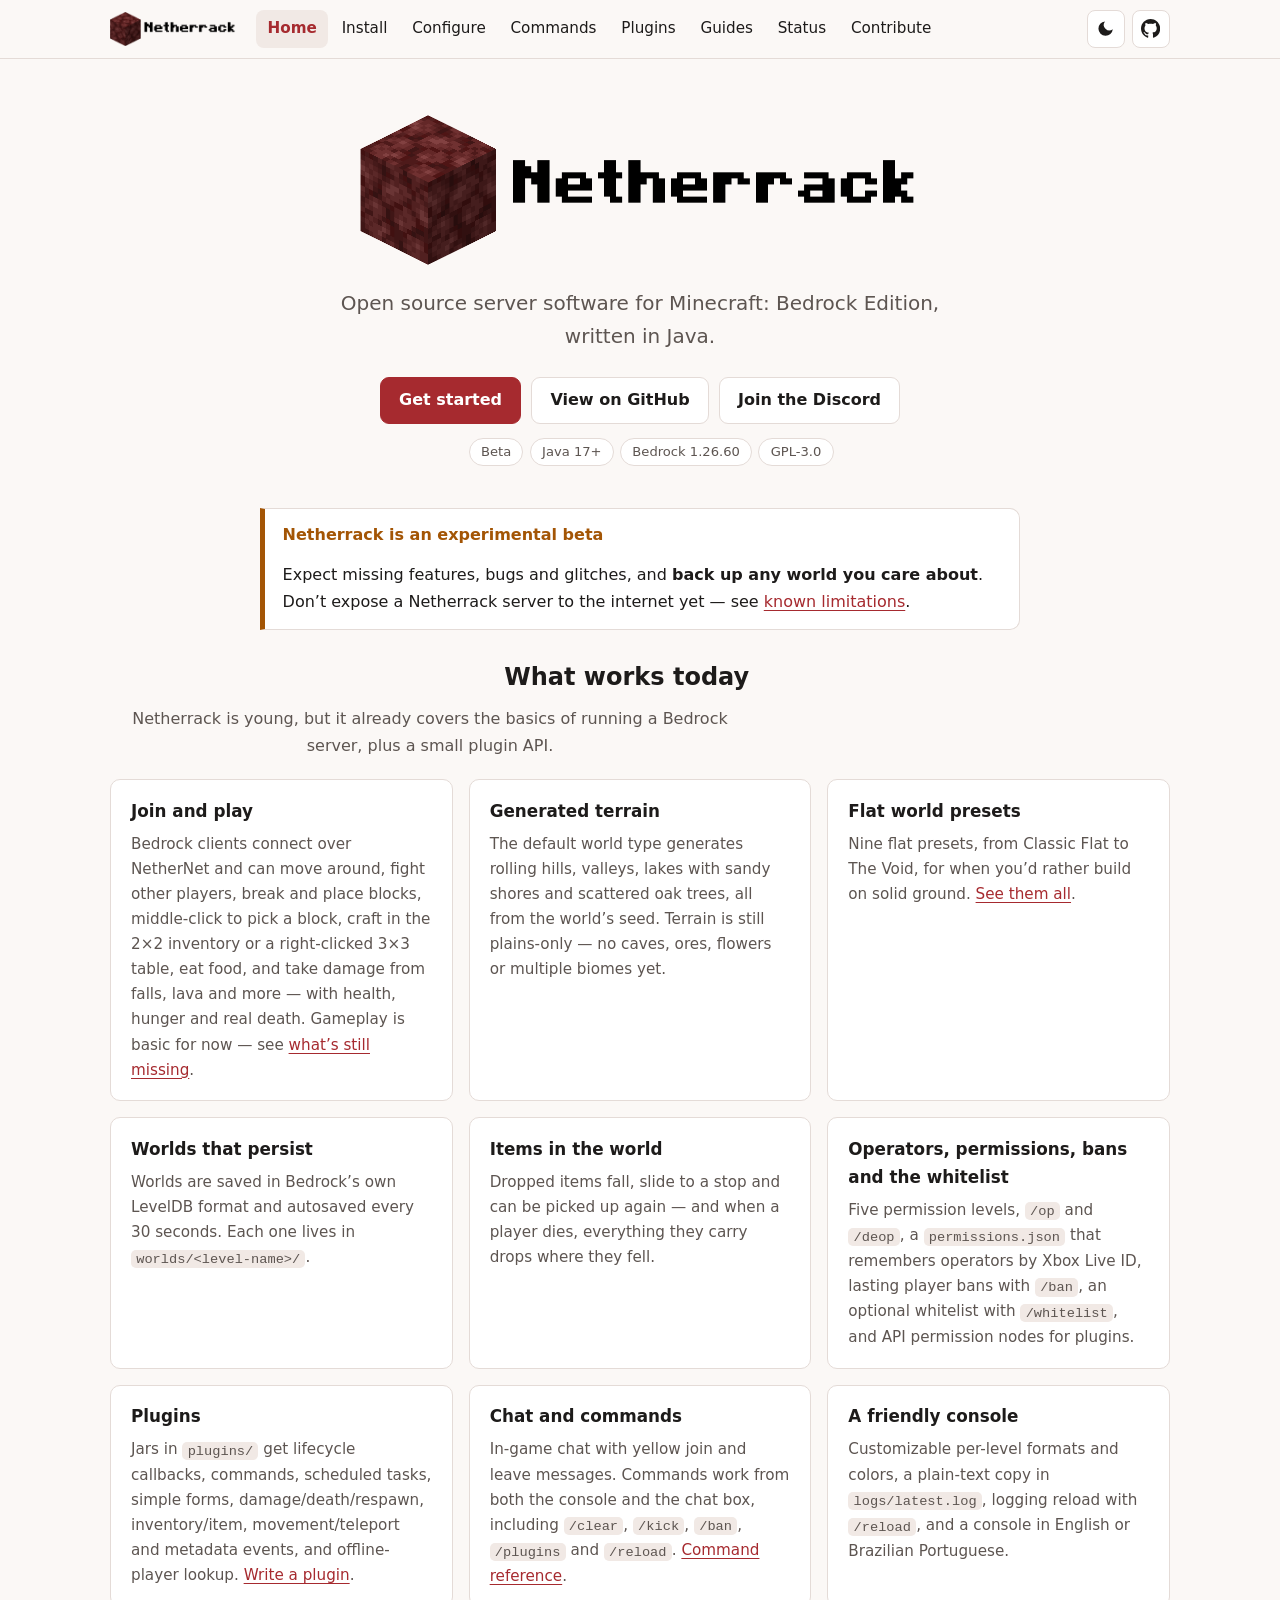
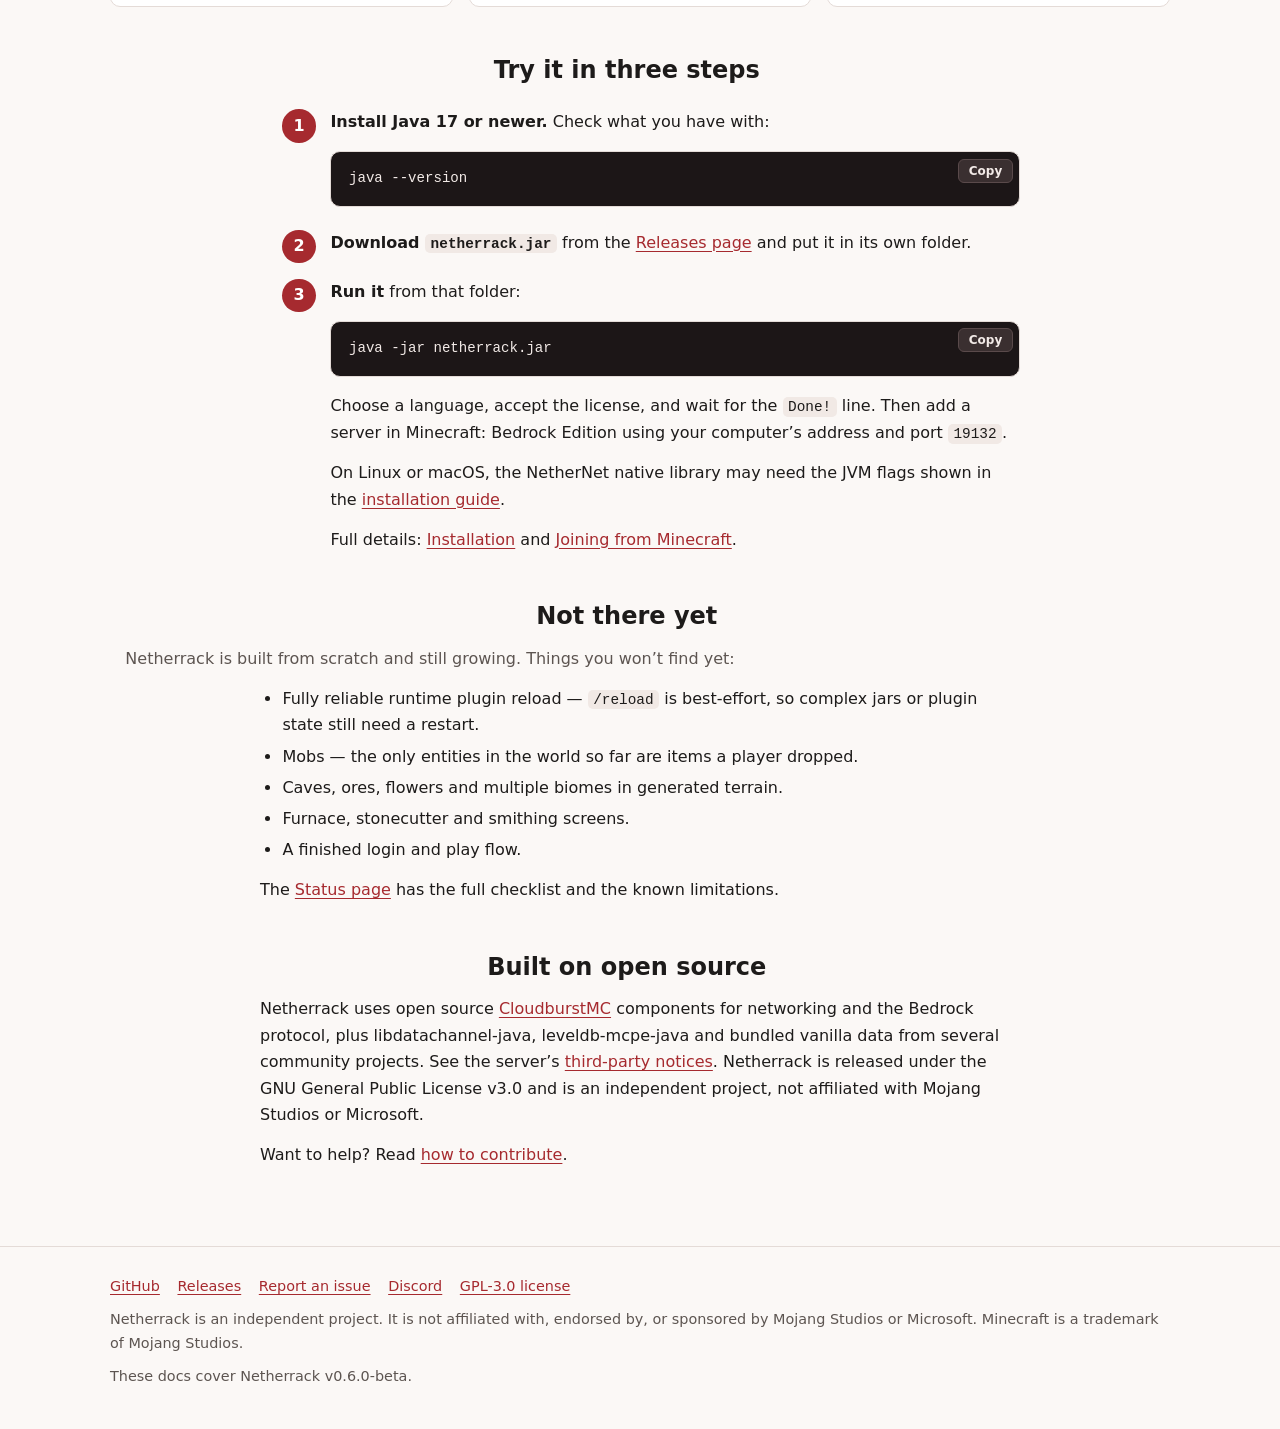
<file: index.html>
<!DOCTYPE html>
<html lang="en">
<head>
<meta charset="utf-8">
<meta name="viewport" content="width=device-width, initial-scale=1">
<title>Netherrack - Open source server software for Minecraft: Bedrock Edition</title>
<meta name="description" content="Netherrack is open source server software for Minecraft: Bedrock Edition, written in Java. Documentation, setup guides and a command reference.">
<meta name="theme-color" media="(prefers-color-scheme: light)" content="#fbf8f6">
<meta name="theme-color" media="(prefers-color-scheme: dark)" content="#141011">
<meta property="og:site_name" content="Netherrack">
<meta property="og:type" content="website">
<meta property="og:title" content="Netherrack - open source server software for Minecraft: Bedrock Edition">
<meta property="og:description" content="Netherrack is open source server software for Minecraft: Bedrock Edition, written in Java. Documentation, setup guides and a command reference.">
<link rel="icon" type="image/png" href="assets/img/favicon.png">
<link rel="stylesheet" href="assets/css/style.css">
<script>(function(){var r=document.documentElement;r.classList.add('js');try{var t=localStorage.getItem('netherrack-theme');if(t==='light'||t==='dark'){r.setAttribute('data-theme',t);}}catch(e){}})();</script>
<script src="assets/js/site.js" defer></script>
</head>
<body>
<a class="skip-link" href="#main">Skip to content</a>
<header class="site-header"><div class="header-inner">
  <a class="brand" href="index.html" aria-label="Netherrack home"><img class="logo logo-light" src="assets/img/logo-light.png" width="1108" height="298" alt="Netherrack"><img class="logo logo-dark" src="assets/img/logo-dark.png" width="1108" height="298" alt="Netherrack"></a>
  <nav class="site-nav" aria-label="Main"><ul><li><a href="index.html" aria-current="page">Home</a></li><li><a href="installation.html">Install</a></li><li><a href="configuration.html">Configure</a></li><li><a href="commands.html">Commands</a></li><li><a href="plugins.html">Plugins</a></li><li><a href="guides.html">Guides</a></li><li><a href="status.html">Status</a></li><li><a href="contributing.html">Contribute</a></li></ul></nav>
  <div class="header-tools"><button class="icon-btn theme-toggle" type="button" aria-label="Switch to dark theme"><svg class="icon-moon" viewBox="0 0 24 24" aria-hidden="true" focusable="false"><path d="M21 12.8A9 9 0 1 1 11.2 3a7 7 0 0 0 9.8 9.8z"/></svg><svg class="icon-sun" viewBox="0 0 24 24" aria-hidden="true" focusable="false"><circle cx="12" cy="12" r="4.5"/><path d="M12 1.5v3M12 19.5v3M1.5 12h3M19.5 12h3M4.6 4.6l2.1 2.1M17.3 17.3l2.1 2.1M4.6 19.4l2.1-2.1M17.3 6.7l2.1-2.1" stroke="currentColor" stroke-width="2" stroke-linecap="round" fill="none"/></svg></button><a class="icon-btn" href="https://github.com/NetherrackOSS/Netherrack" aria-label="Netherrack on GitHub" title="Netherrack on GitHub"><svg viewBox="0 0 16 16" aria-hidden="true" focusable="false"><path d="M8 0C3.58 0 0 3.58 0 8c0 3.54 2.29 6.53 5.47 7.59.4.07.55-.17.55-.38 0-.19-.01-.82-.01-1.49-2.01.37-2.53-.49-2.69-.94-.09-.23-.48-.94-.82-1.13-.28-.15-.68-.52-.01-.53.63-.01 1.08.58 1.23.82.72 1.21 1.87.87 2.33.66.07-.52.28-.87.51-1.07-1.78-.2-3.64-.89-3.64-3.95 0-.87.31-1.59.82-2.15-.08-.2-.36-1.02.08-2.12 0 0 .67-.21 2.2.82.64-.18 1.32-.27 2-.27.68 0 1.36.09 2 .27 1.53-1.04 2.2-.82 2.2-.82.44 1.1.16 1.92.08 2.12.51.56.82 1.27.82 2.15 0 3.07-1.87 3.75-3.65 3.95.29.25.54.73.54 1.48 0 1.07-.01 1.93-.01 2.2 0 .21.15.46.55.38A8.013 8.013 0 0016 8c0-4.42-3.58-8-8-8z"/></svg></a></div>
</div></header>
<div class="page home">
  <main id="main" class="content">

<section class="hero">
  <h1 class="hero-logo">
    <img class="logo logo-light" src="assets/img/logo-light.png" width="1108" height="298" alt="Netherrack">
    <img class="logo logo-dark" src="assets/img/logo-dark.png" width="1108" height="298" alt="Netherrack">
  </h1>
  <p class="lead">Open source server software for Minecraft: Bedrock Edition, written in Java.</p>
  <p class="hero-actions">
    <a class="btn btn-primary" href="installation.html">Get started</a>
    <a class="btn" href="https://github.com/NetherrackOSS/Netherrack">View on GitHub</a>
    <a class="btn" href="https://discord.gg/JFUz2G8H4V">Join the Discord</a>
  </p>
  <ul class="chips" aria-label="At a glance">
    <li>Beta</li><li>Java 17+</li><li>Bedrock 1.26.60</li><li>GPL-3.0</li>
  </ul>
</section>

<div class="narrow">
<div class="callout callout-warning" role="note"><span class="callout-title">Netherrack is an experimental beta</span><p>Expect missing features, bugs and glitches, and <strong>back up any world you care about</strong>. Don&rsquo;t expose a Netherrack server to the internet yet &mdash; see <a href="status.html#limitations">known limitations</a>.</p></div>
</div>

<h2 id="features">What works today</h2>
<p class="section-intro">Netherrack is young, but it already covers the basics of running a Bedrock server, plus a small plugin API.</p>
<div class="cards">
  <div class="card"><h3>Join and play</h3><p>Bedrock clients connect over NetherNet and can move around, fight other players, break and place blocks, middle-click to pick a block, craft in the 2&times;2 inventory or a right-clicked 3&times;3 table, eat food, and take damage from falls, lava and more &mdash; with health, hunger and real death. Gameplay is basic for now &mdash; see <a href="status.html">what&rsquo;s still missing</a>.</p></div>
  <div class="card"><h3>Generated terrain</h3><p>The default world type generates rolling hills, valleys, lakes with sandy shores and scattered oak trees, all from the world&rsquo;s seed. Terrain is still plains-only &mdash; no caves, ores, flowers or multiple biomes yet.</p></div>
  <div class="card"><h3>Flat world presets</h3><p>Nine flat presets, from Classic Flat to The Void, for when you&rsquo;d rather build on solid ground. <a href="configuration.html#presets">See them all</a>.</p></div>
  <div class="card"><h3>Worlds that persist</h3><p>Worlds are saved in Bedrock&rsquo;s own LevelDB format and autosaved every 30 seconds. Each one lives in <code>worlds/&lt;level-name&gt;/</code>.</p></div>
  <div class="card"><h3>Items in the world</h3><p>Dropped items fall, slide to a stop and can be picked up again &mdash; and when a player dies, everything they carry drops where they fell.</p></div>
  <div class="card"><h3>Operators, permissions, bans and the whitelist</h3><p>Five permission levels, <code>/op</code> and <code>/deop</code>, a <code>permissions.json</code> that remembers operators by Xbox Live ID, lasting player bans with <code>/ban</code>, an optional whitelist with <code>/whitelist</code>, and API permission nodes for plugins.</p></div>
  <div class="card"><h3>Plugins</h3><p>Jars in <code>plugins/</code> get lifecycle callbacks, commands, scheduled tasks, simple forms, damage/death/respawn, inventory/item, movement/teleport and metadata events, and offline-player lookup. <a href="plugins.html">Write a plugin</a>.</p></div>
  <div class="card"><h3>Chat and commands</h3><p>In-game chat with yellow join and leave messages. Commands work from both the console and the chat box, including <code>/clear</code>, <code>/kick</code>, <code>/ban</code>, <code>/plugins</code> and <code>/reload</code>. <a href="commands.html">Command reference</a>.</p></div>
  <div class="card"><h3>A friendly console</h3><p>Customizable per-level formats and colors, a plain-text copy in <code>logs/latest.log</code>, logging reload with <code>/reload</code>, and a console in English or Brazilian Portuguese.</p></div>
</div>

<h2 id="quick-start">Try it in three steps</h2>
<div class="narrow">
<ol class="steps">
  <li><p><strong>Install Java 17 or newer.</strong> Check what you have with:</p>
  <pre><code>java --version</code></pre></li>
  <li><p><strong>Download <code>netherrack.jar</code></strong> from the <a href="https://github.com/NetherrackOSS/Netherrack/releases">Releases page</a> and put it in its own folder.</p></li>
  <li><p><strong>Run it</strong> from that folder:</p>
  <pre><code>java -jar netherrack.jar</code></pre>
  <p>Choose a language, accept the license, and wait for the <code>Done!</code> line. Then add a server in Minecraft: Bedrock Edition using your computer&rsquo;s address and port <code>19132</code>.</p>
  <p>On Linux or macOS, the NetherNet native library may need the JVM flags shown in the <a href="installation.html#run">installation guide</a>.</p>
  <p>Full details: <a href="installation.html">Installation</a> and <a href="guides.html#join">Joining from Minecraft</a>.</p></li>
</ol>
</div>

<h2 id="not-yet">Not there yet</h2>
<p class="section-intro">Netherrack is built from scratch and still growing. Things you won&rsquo;t find yet:</p>
<div class="narrow">
<ul>
  <li>Fully reliable runtime plugin reload &mdash; <code>/reload</code> is best-effort, so complex jars or plugin state still need a restart.</li>
  <li>Mobs &mdash; the only entities in the world so far are items a player dropped.</li>
  <li>Caves, ores, flowers and multiple biomes in generated terrain.</li>
  <li>Furnace, stonecutter and smithing screens.</li>
  <li>A finished login and play flow.</li>
</ul>
<p>The <a href="status.html">Status page</a> has the full checklist and the known limitations.</p>
</div>

<h2 id="built-on">Built on open source</h2>
<div class="narrow">
<p>Netherrack uses open source <a href="https://github.com/CloudburstMC">CloudburstMC</a> components for networking and the Bedrock protocol, plus libdatachannel-java, leveldb-mcpe-java and bundled vanilla data from several community projects. See the server&rsquo;s <a href="https://github.com/NetherrackOSS/Netherrack/blob/main/THIRD_PARTY_NOTICES.md">third-party notices</a>. Netherrack is released under the GNU General Public License v3.0 and is an independent project, not affiliated with Mojang Studios or Microsoft.</p>
<p>Want to help? Read <a href="contributing.html">how to contribute</a>.</p>
</div>

  </main>
</div>
<footer class="site-footer"><div class="footer-inner">
  <ul class="footer-links"><li><a href="https://github.com/NetherrackOSS/Netherrack">GitHub</a></li><li><a href="https://github.com/NetherrackOSS/Netherrack/releases">Releases</a></li><li><a href="https://github.com/NetherrackOSS/Netherrack/issues">Report an issue</a></li><li><a href="https://discord.gg/JFUz2G8H4V">Discord</a></li><li><a href="https://github.com/NetherrackOSS/Netherrack/blob/main/LICENSE">GPL-3.0 license</a></li></ul>
  <p>Netherrack is an independent project. It is not affiliated with, endorsed by, or sponsored by Mojang Studios or Microsoft. Minecraft is a trademark of Mojang Studios.</p>
  <p>These docs cover Netherrack v0.6.0-beta.</p>
</div></footer>
</body>
</html>
</file>
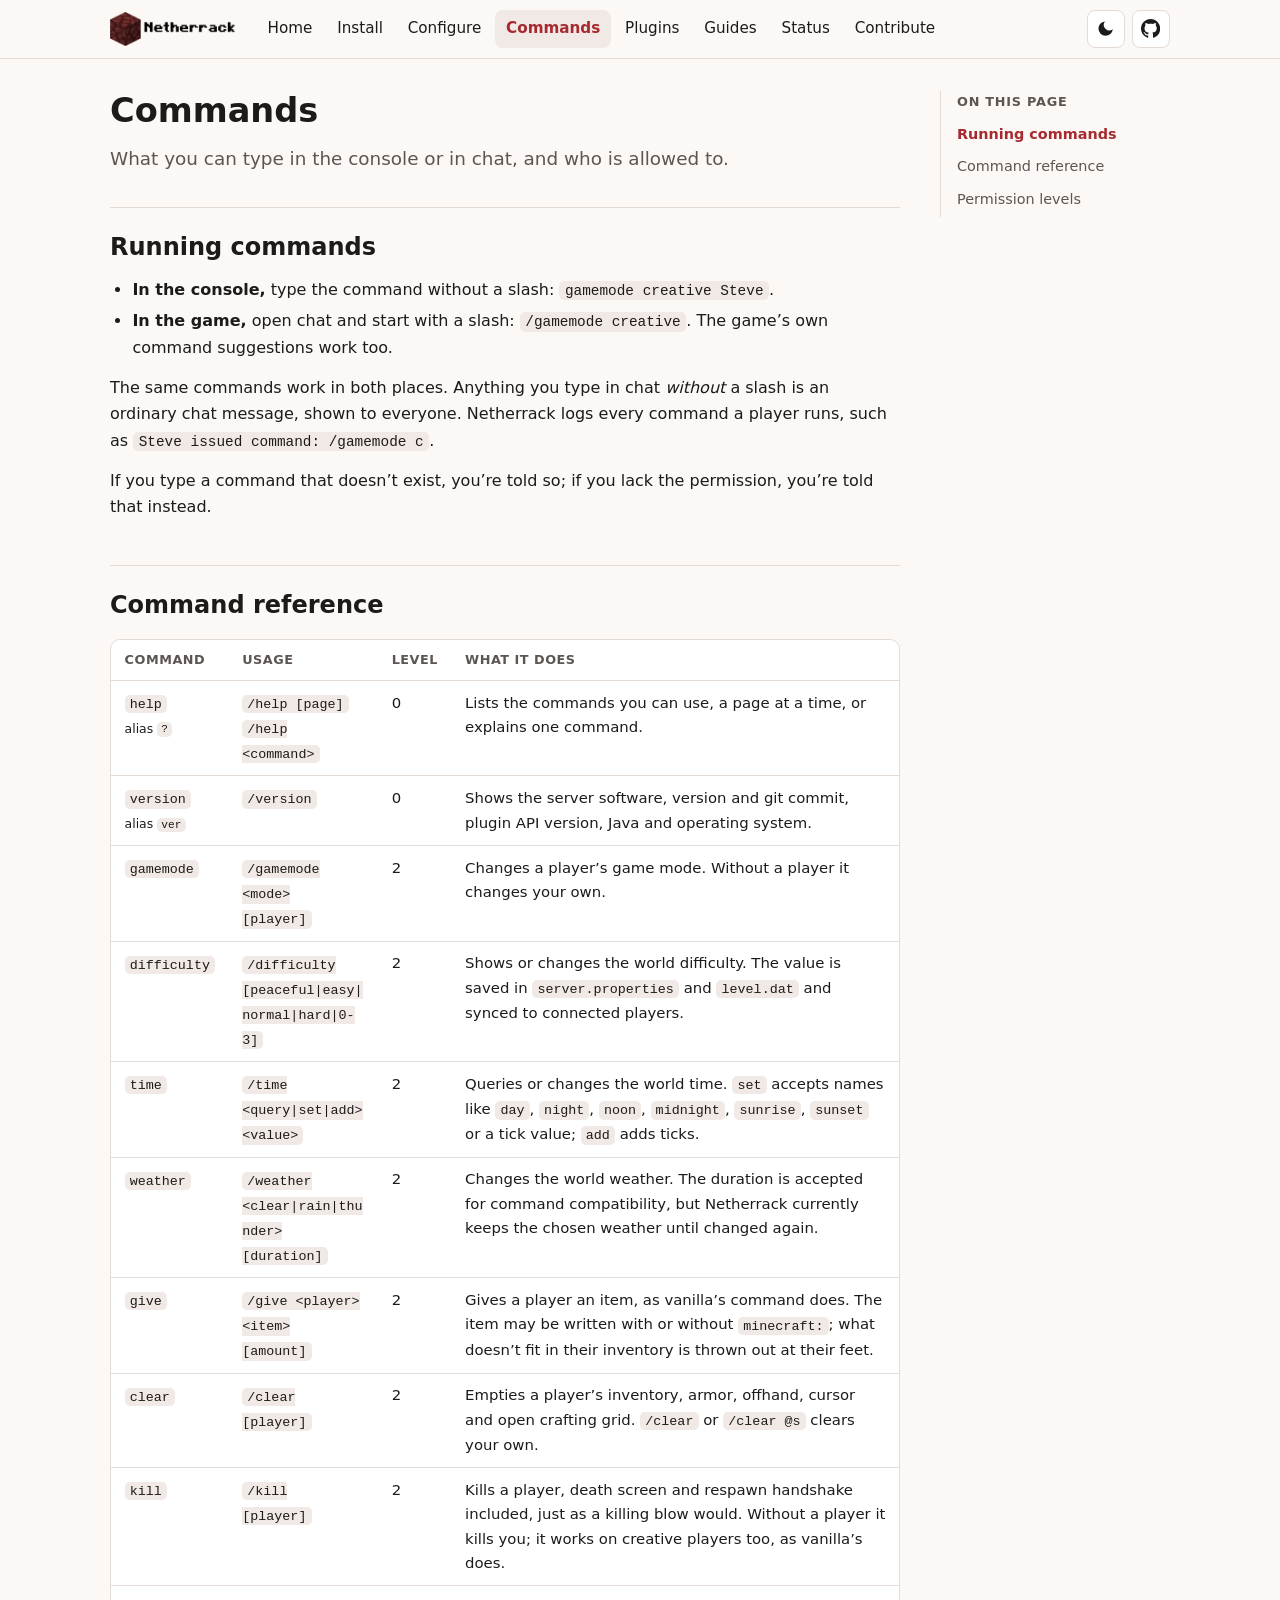
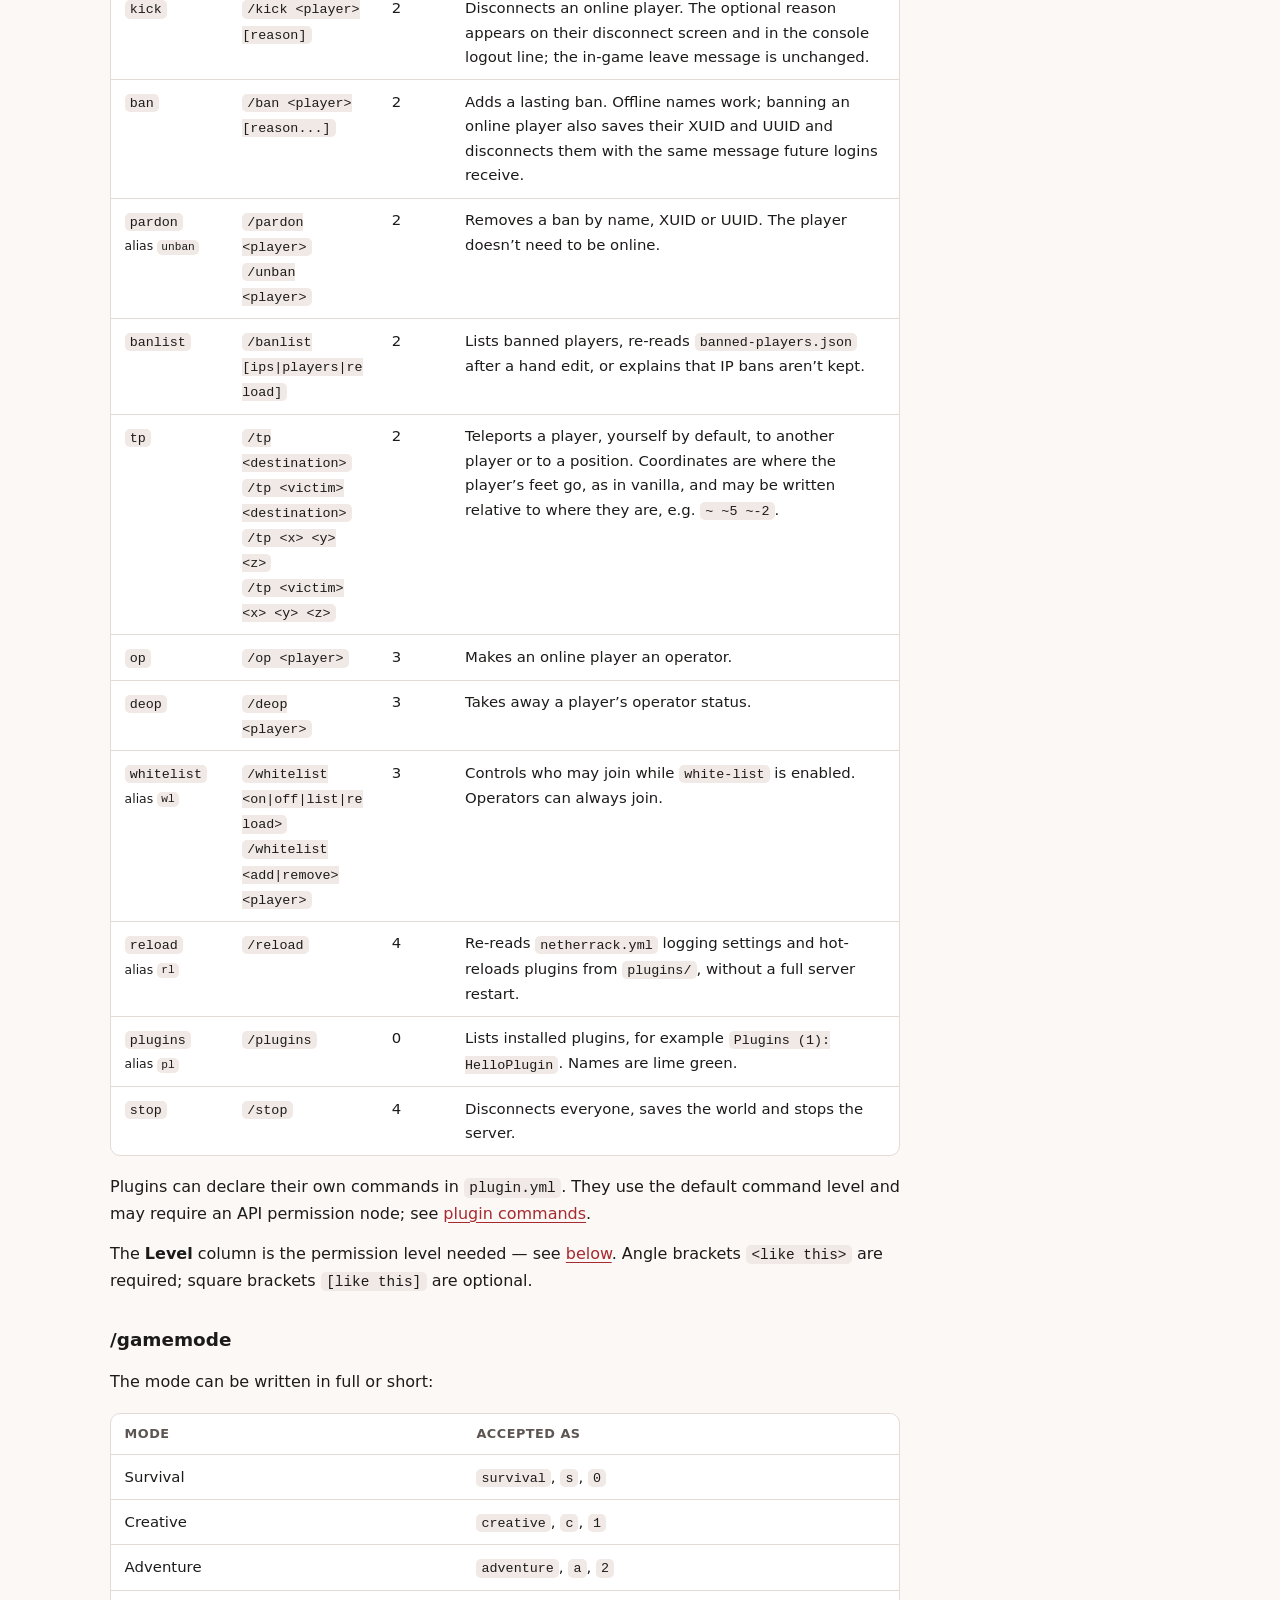
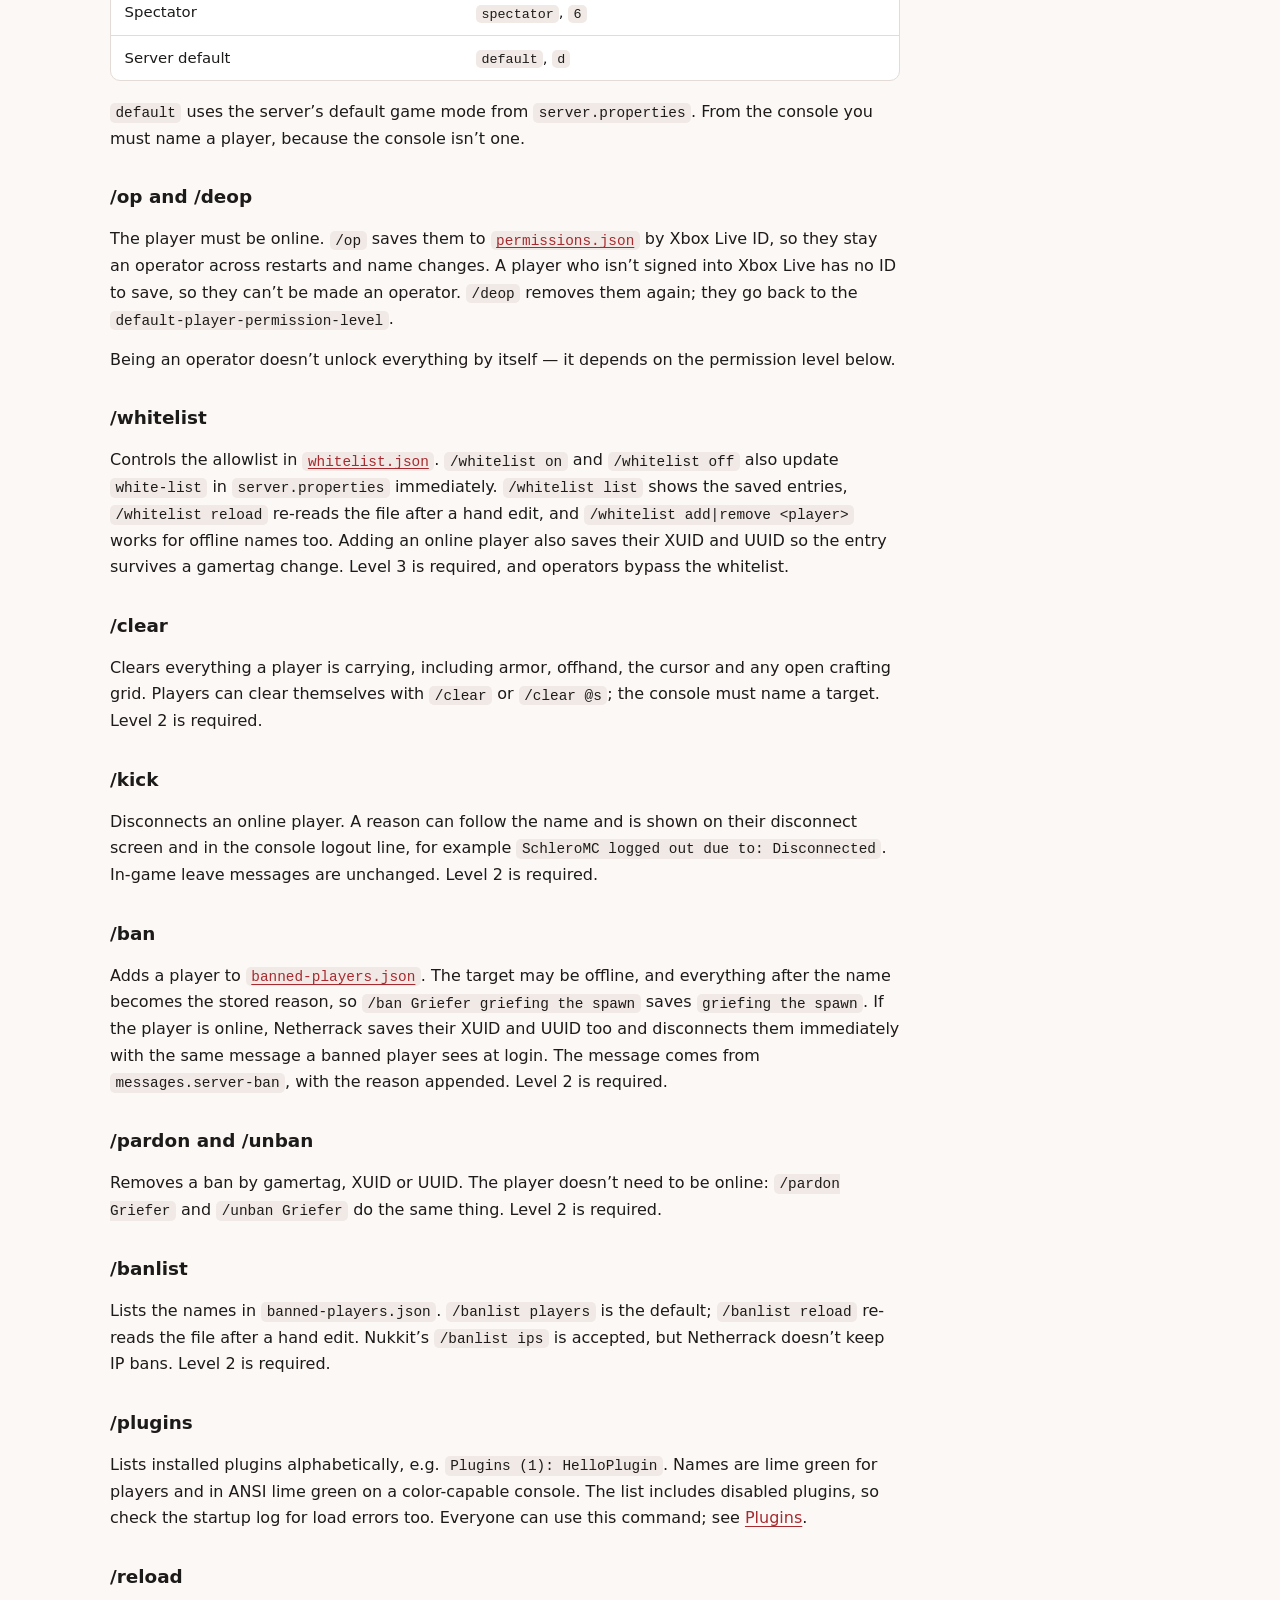
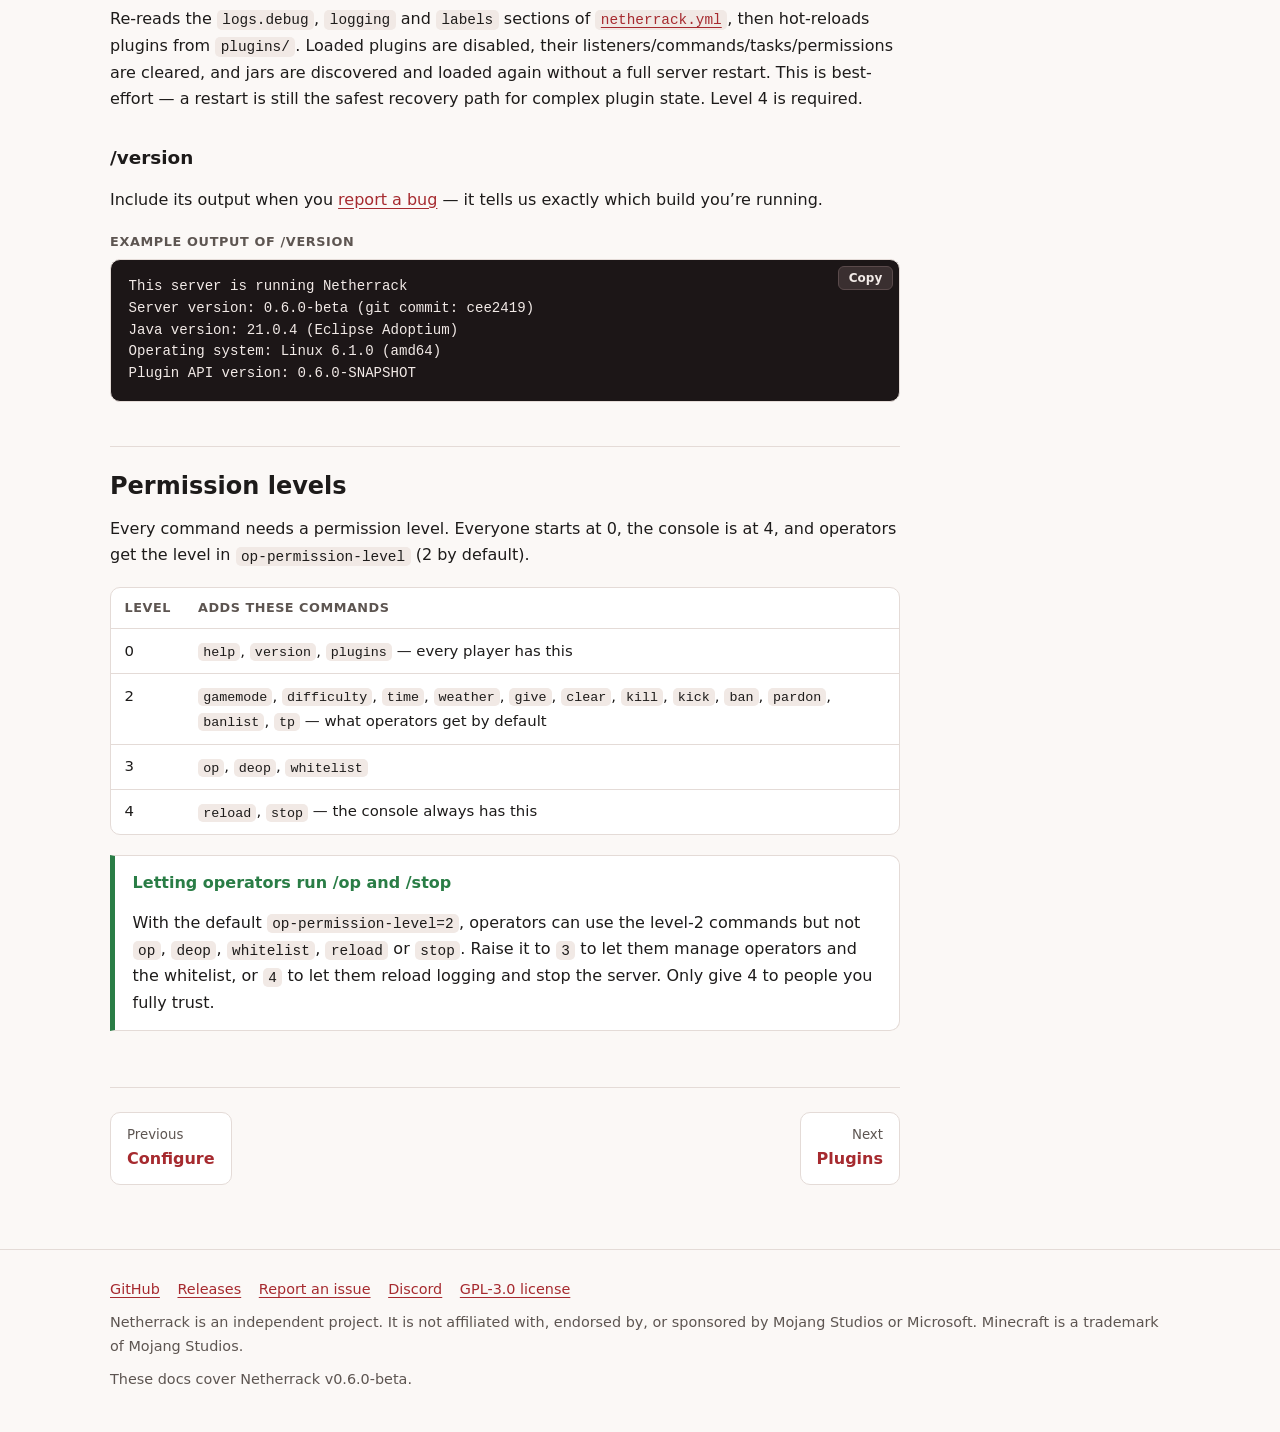
<file: commands.html>
<!DOCTYPE html>
<html lang="en">
<head>
<meta charset="utf-8">
<meta name="viewport" content="width=device-width, initial-scale=1">
<title>Commands - Netherrack</title>
<meta name="description" content="Netherrack&#x27;s console and chat commands: help, version, gamemode, difficulty, time, weather, give, clear, kill, kick, ban, pardon, banlist, tp, op, deop, reload, plugins and stop, with usage and permission levels.">
<meta name="theme-color" media="(prefers-color-scheme: light)" content="#fbf8f6">
<meta name="theme-color" media="(prefers-color-scheme: dark)" content="#141011">
<meta property="og:site_name" content="Netherrack">
<meta property="og:type" content="website">
<meta property="og:title" content="Commands - Netherrack">
<meta property="og:description" content="Netherrack&#x27;s console and chat commands: help, version, gamemode, difficulty, time, weather, give, clear, kill, kick, ban, pardon, banlist, tp, op, deop, reload, plugins and stop, with usage and permission levels.">
<link rel="icon" type="image/png" href="assets/img/favicon.png">
<link rel="stylesheet" href="assets/css/style.css">
<script>(function(){var r=document.documentElement;r.classList.add('js');try{var t=localStorage.getItem('netherrack-theme');if(t==='light'||t==='dark'){r.setAttribute('data-theme',t);}}catch(e){}})();</script>
<script src="assets/js/site.js" defer></script>
</head>
<body>
<a class="skip-link" href="#main">Skip to content</a>
<header class="site-header"><div class="header-inner">
  <a class="brand" href="index.html" aria-label="Netherrack home"><img class="logo logo-light" src="assets/img/logo-light.png" width="1108" height="298" alt="Netherrack"><img class="logo logo-dark" src="assets/img/logo-dark.png" width="1108" height="298" alt="Netherrack"></a>
  <nav class="site-nav" aria-label="Main"><ul><li><a href="index.html">Home</a></li><li><a href="installation.html">Install</a></li><li><a href="configuration.html">Configure</a></li><li><a href="commands.html" aria-current="page">Commands</a></li><li><a href="plugins.html">Plugins</a></li><li><a href="guides.html">Guides</a></li><li><a href="status.html">Status</a></li><li><a href="contributing.html">Contribute</a></li></ul></nav>
  <div class="header-tools"><button class="icon-btn theme-toggle" type="button" aria-label="Switch to dark theme"><svg class="icon-moon" viewBox="0 0 24 24" aria-hidden="true" focusable="false"><path d="M21 12.8A9 9 0 1 1 11.2 3a7 7 0 0 0 9.8 9.8z"/></svg><svg class="icon-sun" viewBox="0 0 24 24" aria-hidden="true" focusable="false"><circle cx="12" cy="12" r="4.5"/><path d="M12 1.5v3M12 19.5v3M1.5 12h3M19.5 12h3M4.6 4.6l2.1 2.1M17.3 17.3l2.1 2.1M4.6 19.4l2.1-2.1M17.3 6.7l2.1-2.1" stroke="currentColor" stroke-width="2" stroke-linecap="round" fill="none"/></svg></button><a class="icon-btn" href="https://github.com/NetherrackOSS/Netherrack" aria-label="Netherrack on GitHub" title="Netherrack on GitHub"><svg viewBox="0 0 16 16" aria-hidden="true" focusable="false"><path d="M8 0C3.58 0 0 3.58 0 8c0 3.54 2.29 6.53 5.47 7.59.4.07.55-.17.55-.38 0-.19-.01-.82-.01-1.49-2.01.37-2.53-.49-2.69-.94-.09-.23-.48-.94-.82-1.13-.28-.15-.68-.52-.01-.53.63-.01 1.08.58 1.23.82.72 1.21 1.87.87 2.33.66.07-.52.28-.87.51-1.07-1.78-.2-3.64-.89-3.64-3.95 0-.87.31-1.59.82-2.15-.08-.2-.36-1.02.08-2.12 0 0 .67-.21 2.2.82.64-.18 1.32-.27 2-.27.68 0 1.36.09 2 .27 1.53-1.04 2.2-.82 2.2-.82.44 1.1.16 1.92.08 2.12.51.56.82 1.27.82 2.15 0 3.07-1.87 3.75-3.65 3.95.29.25.54.73.54 1.48 0 1.07-.01 1.93-.01 2.2 0 .21.15.46.55.38A8.013 8.013 0 0016 8c0-4.42-3.58-8-8-8z"/></svg></a></div>
</div></header>
<div class="page has-toc">
  <main id="main" class="content">

<h1>Commands</h1>
<p class="lead">What you can type in the console or in chat, and who is allowed to.</p>

<h2 id="using">Running commands</h2>
<ul>
  <li><strong>In the console,</strong> type the command without a slash: <code>gamemode creative Steve</code>.</li>
  <li><strong>In the game,</strong> open chat and start with a slash: <code>/gamemode creative</code>. The game&rsquo;s own command suggestions work too.</li>
</ul>
<p>The same commands work in both places. Anything you type in chat <em>without</em> a slash is an ordinary chat message, shown to everyone. Netherrack logs every command a player runs, such as <code>Steve issued command: /gamemode c</code>.</p>
<p>If you type a command that doesn&rsquo;t exist, you&rsquo;re told so; if you lack the permission, you&rsquo;re told that instead.</p>

<h2 id="reference">Command reference</h2>
<div class="table-wrap"><table><thead><tr><th scope="col">Command</th><th scope="col">Usage</th><th scope="col">Level</th><th scope="col">What it does</th></tr></thead><tbody>
<tr><td><code>help</code><br><small>alias <code>?</code></small></td><td><code>/help [page]</code><br><code>/help &lt;command&gt;</code></td><td>0</td><td>Lists the commands you can use, a page at a time, or explains one command.</td></tr>
<tr><td><code>version</code><br><small>alias <code>ver</code></small></td><td><code>/version</code></td><td>0</td><td>Shows the server software, version and git commit, plugin API version, Java and operating system.</td></tr>
<tr><td><code>gamemode</code></td><td><code>/gamemode &lt;mode&gt; [player]</code></td><td>2</td><td>Changes a player&rsquo;s game mode. Without a player it changes your own.</td></tr>
<tr><td><code>difficulty</code></td><td><code>/difficulty [peaceful|easy|normal|hard|0-3]</code></td><td>2</td><td>Shows or changes the world difficulty. The value is saved in <code>server.properties</code> and <code>level.dat</code> and synced to connected players.</td></tr>
<tr><td><code>time</code></td><td><code>/time &lt;query|set|add&gt; &lt;value&gt;</code></td><td>2</td><td>Queries or changes the world time. <code>set</code> accepts names like <code>day</code>, <code>night</code>, <code>noon</code>, <code>midnight</code>, <code>sunrise</code>, <code>sunset</code> or a tick value; <code>add</code> adds ticks.</td></tr>
<tr><td><code>weather</code></td><td><code>/weather &lt;clear|rain|thunder&gt; [duration]</code></td><td>2</td><td>Changes the world weather. The duration is accepted for command compatibility, but Netherrack currently keeps the chosen weather until changed again.</td></tr>
<tr><td><code>give</code></td><td><code>/give &lt;player&gt; &lt;item&gt; [amount]</code></td><td>2</td><td>Gives a player an item, as vanilla&rsquo;s command does. The item may be written with or without <code>minecraft:</code>; what doesn&rsquo;t fit in their inventory is thrown out at their feet.</td></tr>
<tr><td><code>clear</code></td><td><code>/clear [player]</code></td><td>2</td><td>Empties a player&rsquo;s inventory, armor, offhand, cursor and open crafting grid. <code>/clear</code> or <code>/clear @s</code> clears your own.</td></tr>
<tr><td><code>kill</code></td><td><code>/kill [player]</code></td><td>2</td><td>Kills a player, death screen and respawn handshake included, just as a killing blow would. Without a player it kills you; it works on creative players too, as vanilla&rsquo;s does.</td></tr>
<tr><td><code>kick</code></td><td><code>/kick &lt;player&gt; [reason]</code></td><td>2</td><td>Disconnects an online player. The optional reason appears on their disconnect screen and in the console logout line; the in-game leave message is unchanged.</td></tr>
<tr><td><code>ban</code></td><td><code>/ban &lt;player&gt; [reason...]</code></td><td>2</td><td>Adds a lasting ban. Offline names work; banning an online player also saves their XUID and UUID and disconnects them with the same message future logins receive.</td></tr>
<tr><td><code>pardon</code><br><small>alias <code>unban</code></small></td><td><code>/pardon &lt;player&gt;</code><br><code>/unban &lt;player&gt;</code></td><td>2</td><td>Removes a ban by name, XUID or UUID. The player doesn&rsquo;t need to be online.</td></tr>
<tr><td><code>banlist</code></td><td><code>/banlist [ips|players|reload]</code></td><td>2</td><td>Lists banned players, re-reads <code>banned-players.json</code> after a hand edit, or explains that IP bans aren&rsquo;t kept.</td></tr>
<tr><td><code>tp</code></td><td><code>/tp &lt;destination&gt;</code><br><code>/tp &lt;victim&gt; &lt;destination&gt;</code><br><code>/tp &lt;x&gt; &lt;y&gt; &lt;z&gt;</code><br><code>/tp &lt;victim&gt; &lt;x&gt; &lt;y&gt; &lt;z&gt;</code></td><td>2</td><td>Teleports a player, yourself by default, to another player or to a position. Coordinates are where the player&rsquo;s feet go, as in vanilla, and may be written relative to where they are, e.g. <code>~ ~5 ~-2</code>.</td></tr>
<tr><td><code>op</code></td><td><code>/op &lt;player&gt;</code></td><td>3</td><td>Makes an online player an operator.</td></tr>
<tr><td><code>deop</code></td><td><code>/deop &lt;player&gt;</code></td><td>3</td><td>Takes away a player&rsquo;s operator status.</td></tr>
<tr><td><code>whitelist</code><br><small>alias <code>wl</code></small></td><td><code>/whitelist &lt;on|off|list|reload&gt;</code><br><code>/whitelist &lt;add|remove&gt; &lt;player&gt;</code></td><td>3</td><td>Controls who may join while <code>white-list</code> is enabled. Operators can always join.</td></tr>
<tr><td><code>reload</code><br><small>alias <code>rl</code></small></td><td><code>/reload</code></td><td>4</td><td>Re-reads <code>netherrack.yml</code> logging settings and hot-reloads plugins from <code>plugins/</code>, without a full server restart.</td></tr>
<tr><td><code>plugins</code><br><small>alias <code>pl</code></small></td><td><code>/plugins</code></td><td>0</td><td>Lists installed plugins, for example <code>Plugins (1): HelloPlugin</code>. Names are lime green.</td></tr>
<tr><td><code>stop</code></td><td><code>/stop</code></td><td>4</td><td>Disconnects everyone, saves the world and stops the server.</td></tr>
</tbody></table></div>
<p>Plugins can declare their own commands in <code>plugin.yml</code>. They use the default command level and may require an API permission node; see <a href="plugins.html#commands">plugin commands</a>.</p>
<p>The <strong>Level</strong> column is the permission level needed &mdash; see <a href="#permissions">below</a>. Angle brackets <code>&lt;like this&gt;</code> are required; square brackets <code>[like this]</code> are optional.</p>

<h3 id="gamemode">/gamemode</h3>
<p>The mode can be written in full or short:</p>
<div class="table-wrap"><table><thead><tr><th scope="col">Mode</th><th scope="col">Accepted as</th></tr></thead><tbody><tr><td>Survival</td><td><code>survival</code>, <code>s</code>, <code>0</code></td></tr><tr><td>Creative</td><td><code>creative</code>, <code>c</code>, <code>1</code></td></tr><tr><td>Adventure</td><td><code>adventure</code>, <code>a</code>, <code>2</code></td></tr><tr><td>Spectator</td><td><code>spectator</code>, <code>6</code></td></tr><tr><td>Server default</td><td><code>default</code>, <code>d</code></td></tr></tbody></table></div>
<p><code>default</code> uses the server&rsquo;s default game mode from <code>server.properties</code>. From the console you must name a player, because the console isn&rsquo;t one.</p>

<h3 id="op">/op and /deop</h3>
<p>The player must be online. <code>/op</code> saves them to <a href="configuration.html#permissions-file"><code>permissions.json</code></a> by Xbox Live ID, so they stay an operator across restarts and name changes. A player who isn&rsquo;t signed into Xbox Live has no ID to save, so they can&rsquo;t be made an operator. <code>/deop</code> removes them again; they go back to the <code>default-player-permission-level</code>.</p>
<p>Being an operator doesn&rsquo;t unlock everything by itself &mdash; it depends on the permission level below.</p>

<h3 id="whitelist">/whitelist</h3>
<p>Controls the allowlist in <a href="configuration.html#whitelist-file"><code>whitelist.json</code></a>. <code>/whitelist on</code> and <code>/whitelist off</code> also update <code>white-list</code> in <code>server.properties</code> immediately. <code>/whitelist list</code> shows the saved entries, <code>/whitelist reload</code> re-reads the file after a hand edit, and <code>/whitelist add|remove &lt;player&gt;</code> works for offline names too. Adding an online player also saves their XUID and UUID so the entry survives a gamertag change. Level 3 is required, and operators bypass the whitelist.</p>

<h3 id="clear">/clear</h3>
<p>Clears everything a player is carrying, including armor, offhand, the cursor and any open crafting grid. Players can clear themselves with <code>/clear</code> or <code>/clear @s</code>; the console must name a target. Level 2 is required.</p>

<h3 id="kick">/kick</h3>
<p>Disconnects an online player. A reason can follow the name and is shown on their disconnect screen and in the console logout line, for example <code>SchleroMC logged out due to: Disconnected</code>. In-game leave messages are unchanged. Level 2 is required.</p>

<h3 id="ban">/ban</h3>
<p>Adds a player to <a href="configuration.html#ban-file"><code>banned-players.json</code></a>. The target may be offline, and everything after the name becomes the stored reason, so <code>/ban Griefer griefing the spawn</code> saves <code>griefing the spawn</code>. If the player is online, Netherrack saves their XUID and UUID too and disconnects them immediately with the same message a banned player sees at login. The message comes from <code>messages.server-ban</code>, with the reason appended. Level 2 is required.</p>

<h3 id="pardon">/pardon and /unban</h3>
<p>Removes a ban by gamertag, XUID or UUID. The player doesn&rsquo;t need to be online: <code>/pardon Griefer</code> and <code>/unban Griefer</code> do the same thing. Level 2 is required.</p>

<h3 id="banlist">/banlist</h3>
<p>Lists the names in <code>banned-players.json</code>. <code>/banlist players</code> is the default; <code>/banlist reload</code> re-reads the file after a hand edit. Nukkit&rsquo;s <code>/banlist ips</code> is accepted, but Netherrack doesn&rsquo;t keep IP bans. Level 2 is required.</p>

<h3 id="plugins">/plugins</h3>
<p>Lists installed plugins alphabetically, e.g. <code>Plugins (1): HelloPlugin</code>. Names are lime green for players and in ANSI lime green on a color-capable console. The list includes disabled plugins, so check the startup log for load errors too. Everyone can use this command; see <a href="plugins.html">Plugins</a>.</p>

<h3 id="reload">/reload</h3>
<p>Re-reads the <code>logs.debug</code>, <code>logging</code> and <code>labels</code> sections of <a href="configuration.html#netherrack-yml"><code>netherrack.yml</code></a>, then hot-reloads plugins from <code>plugins/</code>. Loaded plugins are disabled, their listeners/commands/tasks/permissions are cleared, and jars are discovered and loaded again without a full server restart. This is best-effort &mdash; a restart is still the safest recovery path for complex plugin state. Level 4 is required.</p>

<h3 id="version">/version</h3>
<p>Include its output when you <a href="https://github.com/NetherrackOSS/Netherrack/issues">report a bug</a> &mdash; it tells us exactly which build you&rsquo;re running.</p>
<span class="code-label">Example output of /version</span>
<pre><code>This server is running Netherrack
Server version: 0.6.0-beta (git commit: cee2419)
Java version: 21.0.4 (Eclipse Adoptium)
Operating system: Linux 6.1.0 (amd64)
Plugin API version: 0.6.0-SNAPSHOT</code></pre>

<h2 id="permissions">Permission levels</h2>
<p>Every command needs a permission level. Everyone starts at 0, the console is at 4, and operators get the level in <code>op-permission-level</code> (2 by default).</p>
<div class="table-wrap"><table><thead><tr><th scope="col">Level</th><th scope="col">Adds these commands</th></tr></thead><tbody><tr><td>0</td><td><code>help</code>, <code>version</code>, <code>plugins</code> &mdash; every player has this</td></tr><tr><td>2</td><td><code>gamemode</code>, <code>difficulty</code>, <code>time</code>, <code>weather</code>, <code>give</code>, <code>clear</code>, <code>kill</code>, <code>kick</code>, <code>ban</code>, <code>pardon</code>, <code>banlist</code>, <code>tp</code> &mdash; what operators get by default</td></tr><tr><td>3</td><td><code>op</code>, <code>deop</code>, <code>whitelist</code></td></tr><tr><td>4</td><td><code>reload</code>, <code>stop</code> &mdash; the console always has this</td></tr></tbody></table></div>
<div class="callout callout-tip" role="note"><span class="callout-title">Letting operators run /op and /stop</span><p>With the default <code>op-permission-level=2</code>, operators can use the level-2 commands but not <code>op</code>, <code>deop</code>, <code>whitelist</code>, <code>reload</code> or <code>stop</code>. Raise it to <code>3</code> to let them manage operators and the whitelist, or <code>4</code> to let them reload logging and stop the server. Only give 4 to people you fully trust.</p></div>

<nav class="pager" aria-label="Pages"><a class="prev" href="configuration.html"><small>Previous</small>Configure</a><a class="next" href="plugins.html"><small>Next</small>Plugins</a></nav>
  </main>
  <aside class="toc" aria-label="On this page" hidden><h2 class="toc-title">On this page</h2><ul id="toc-list"></ul></aside>
</div>
<footer class="site-footer"><div class="footer-inner">
  <ul class="footer-links"><li><a href="https://github.com/NetherrackOSS/Netherrack">GitHub</a></li><li><a href="https://github.com/NetherrackOSS/Netherrack/releases">Releases</a></li><li><a href="https://github.com/NetherrackOSS/Netherrack/issues">Report an issue</a></li><li><a href="https://discord.gg/JFUz2G8H4V">Discord</a></li><li><a href="https://github.com/NetherrackOSS/Netherrack/blob/main/LICENSE">GPL-3.0 license</a></li></ul>
  <p>Netherrack is an independent project. It is not affiliated with, endorsed by, or sponsored by Mojang Studios or Microsoft. Minecraft is a trademark of Mojang Studios.</p>
  <p>These docs cover Netherrack v0.6.0-beta.</p>
</div></footer>
</body>
</html>
</file>
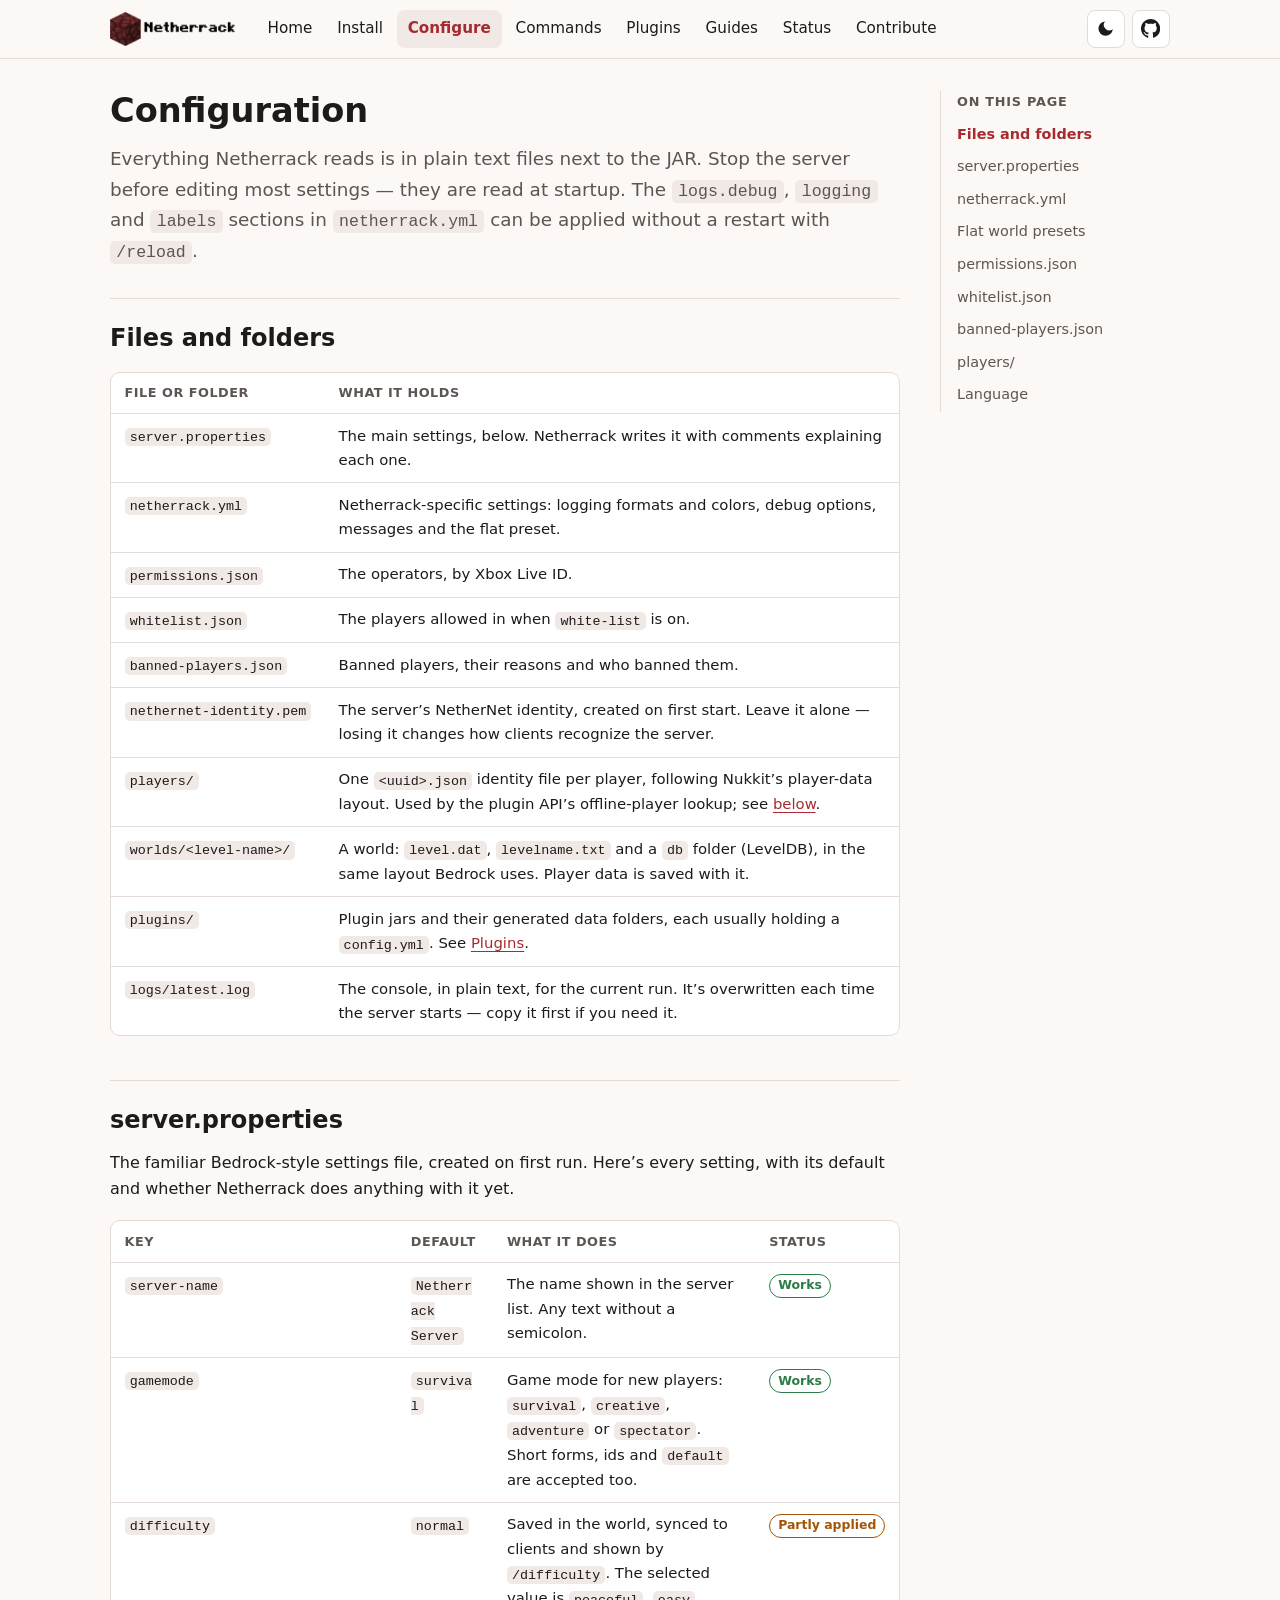
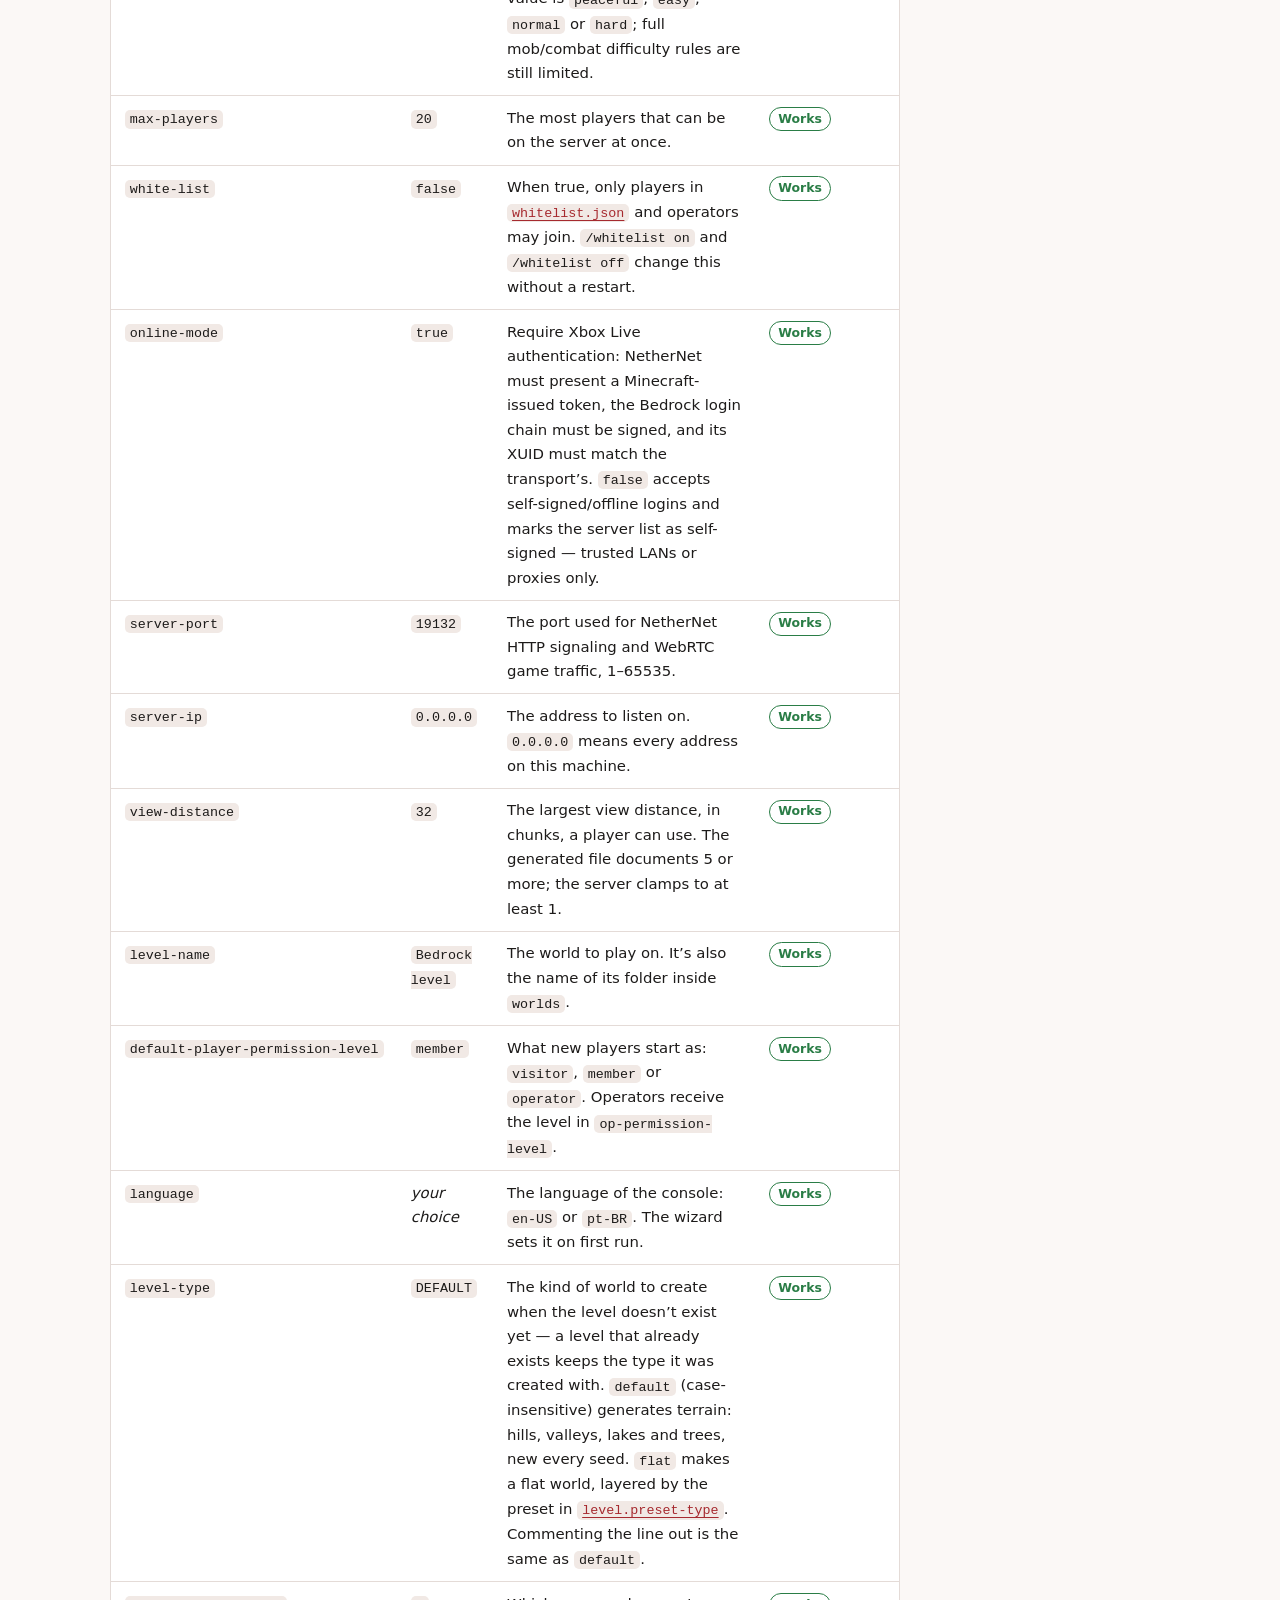
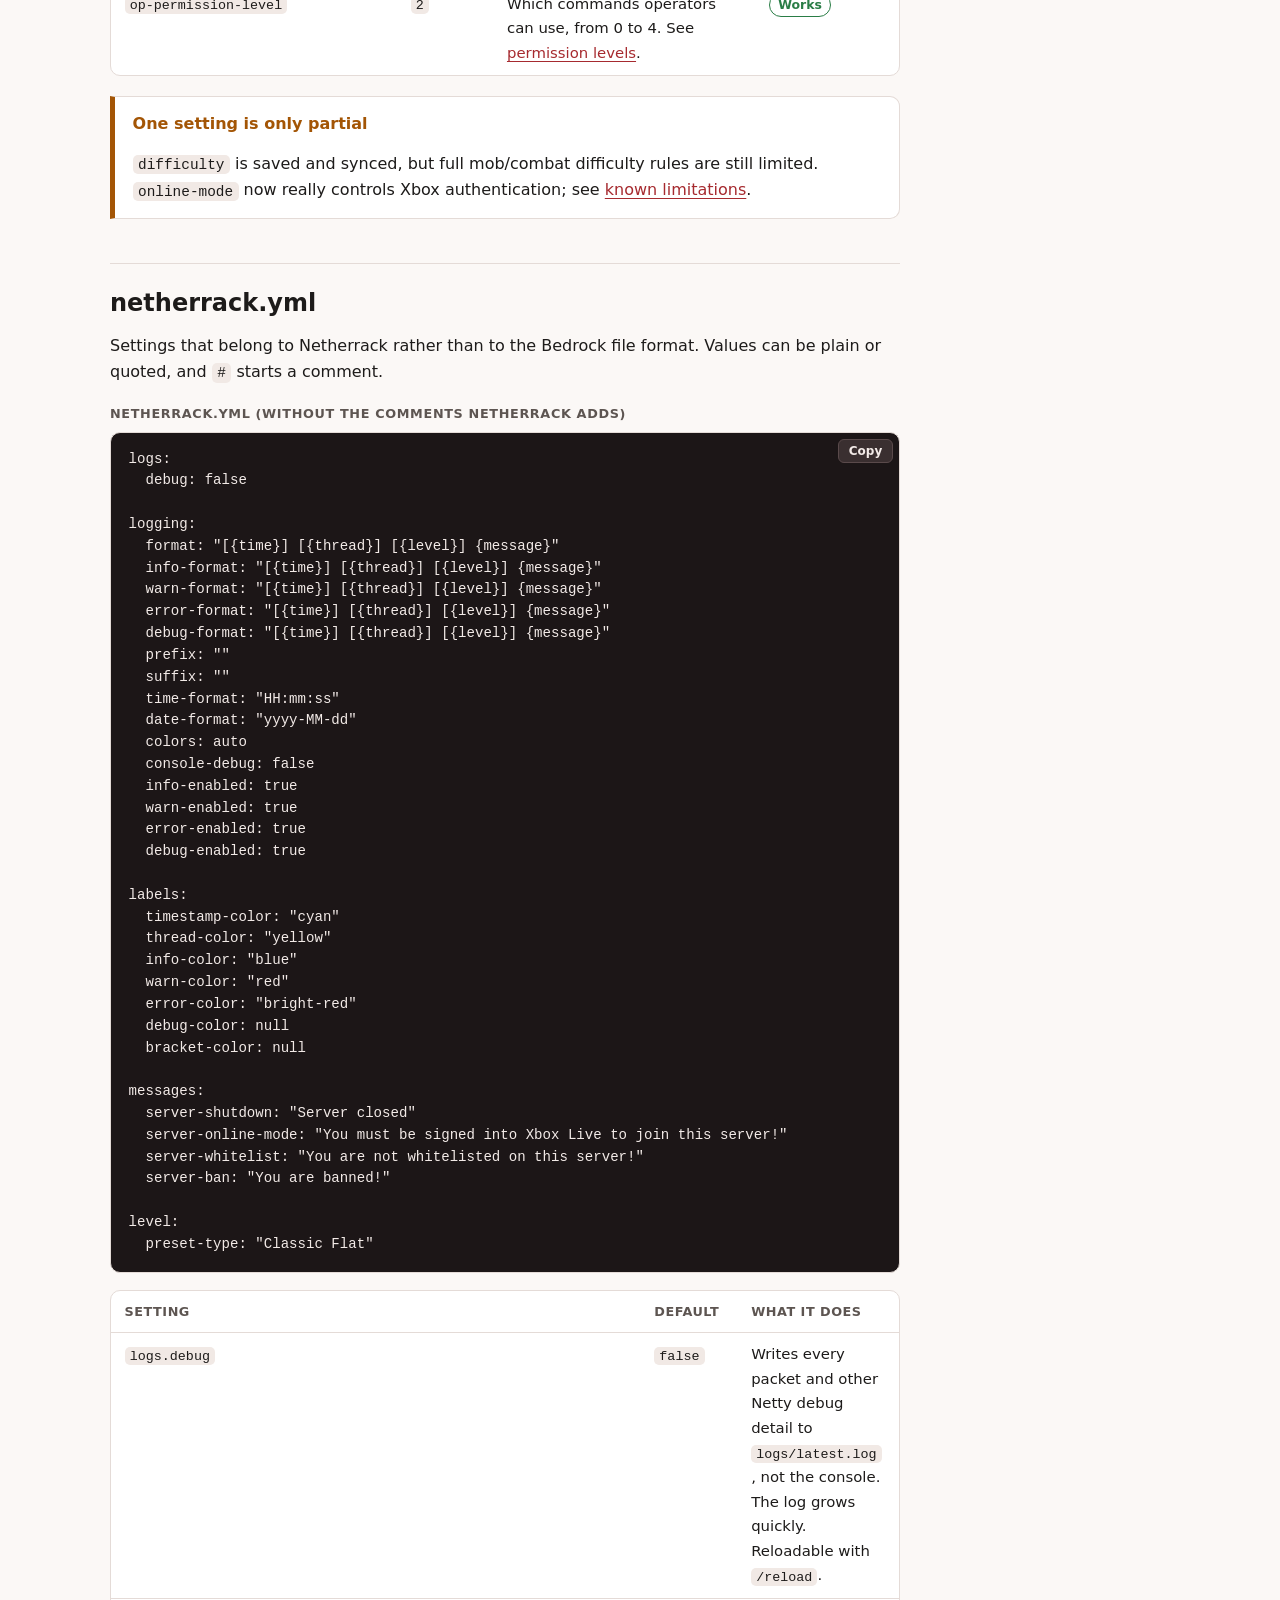
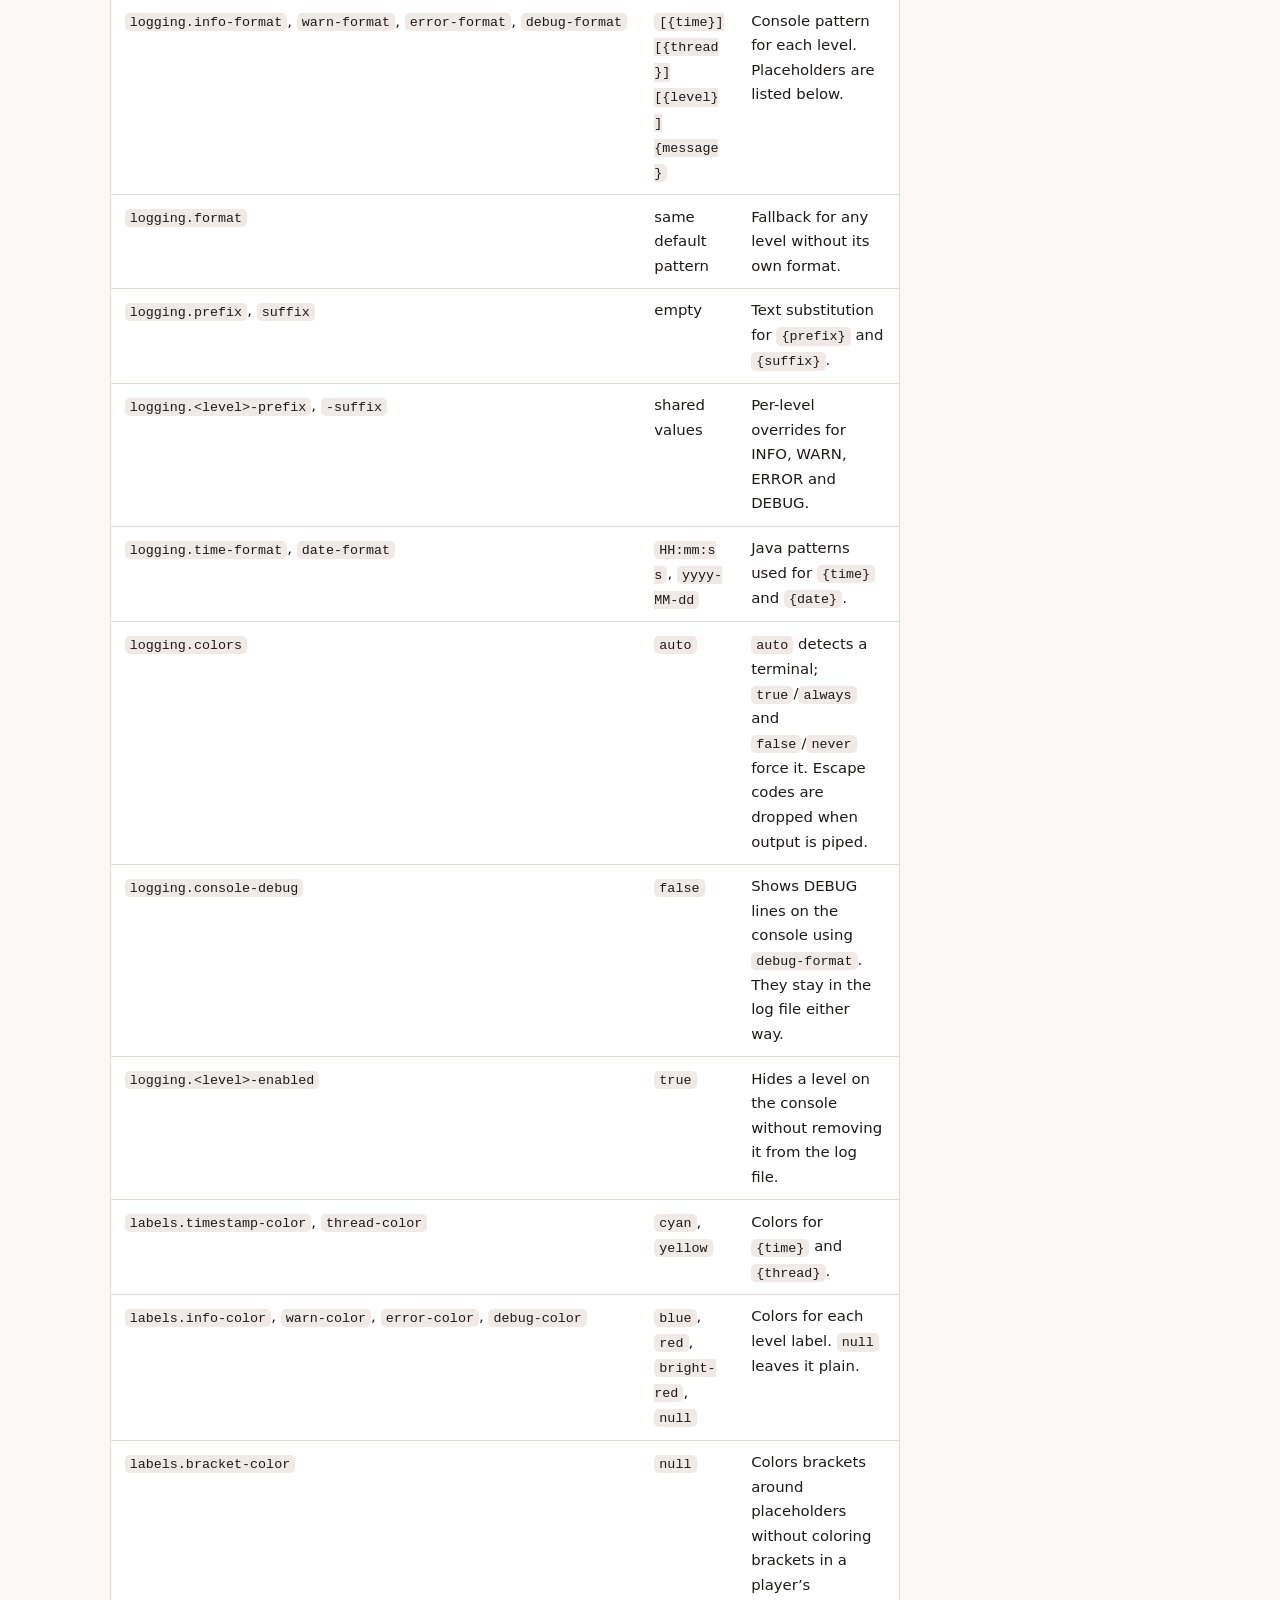
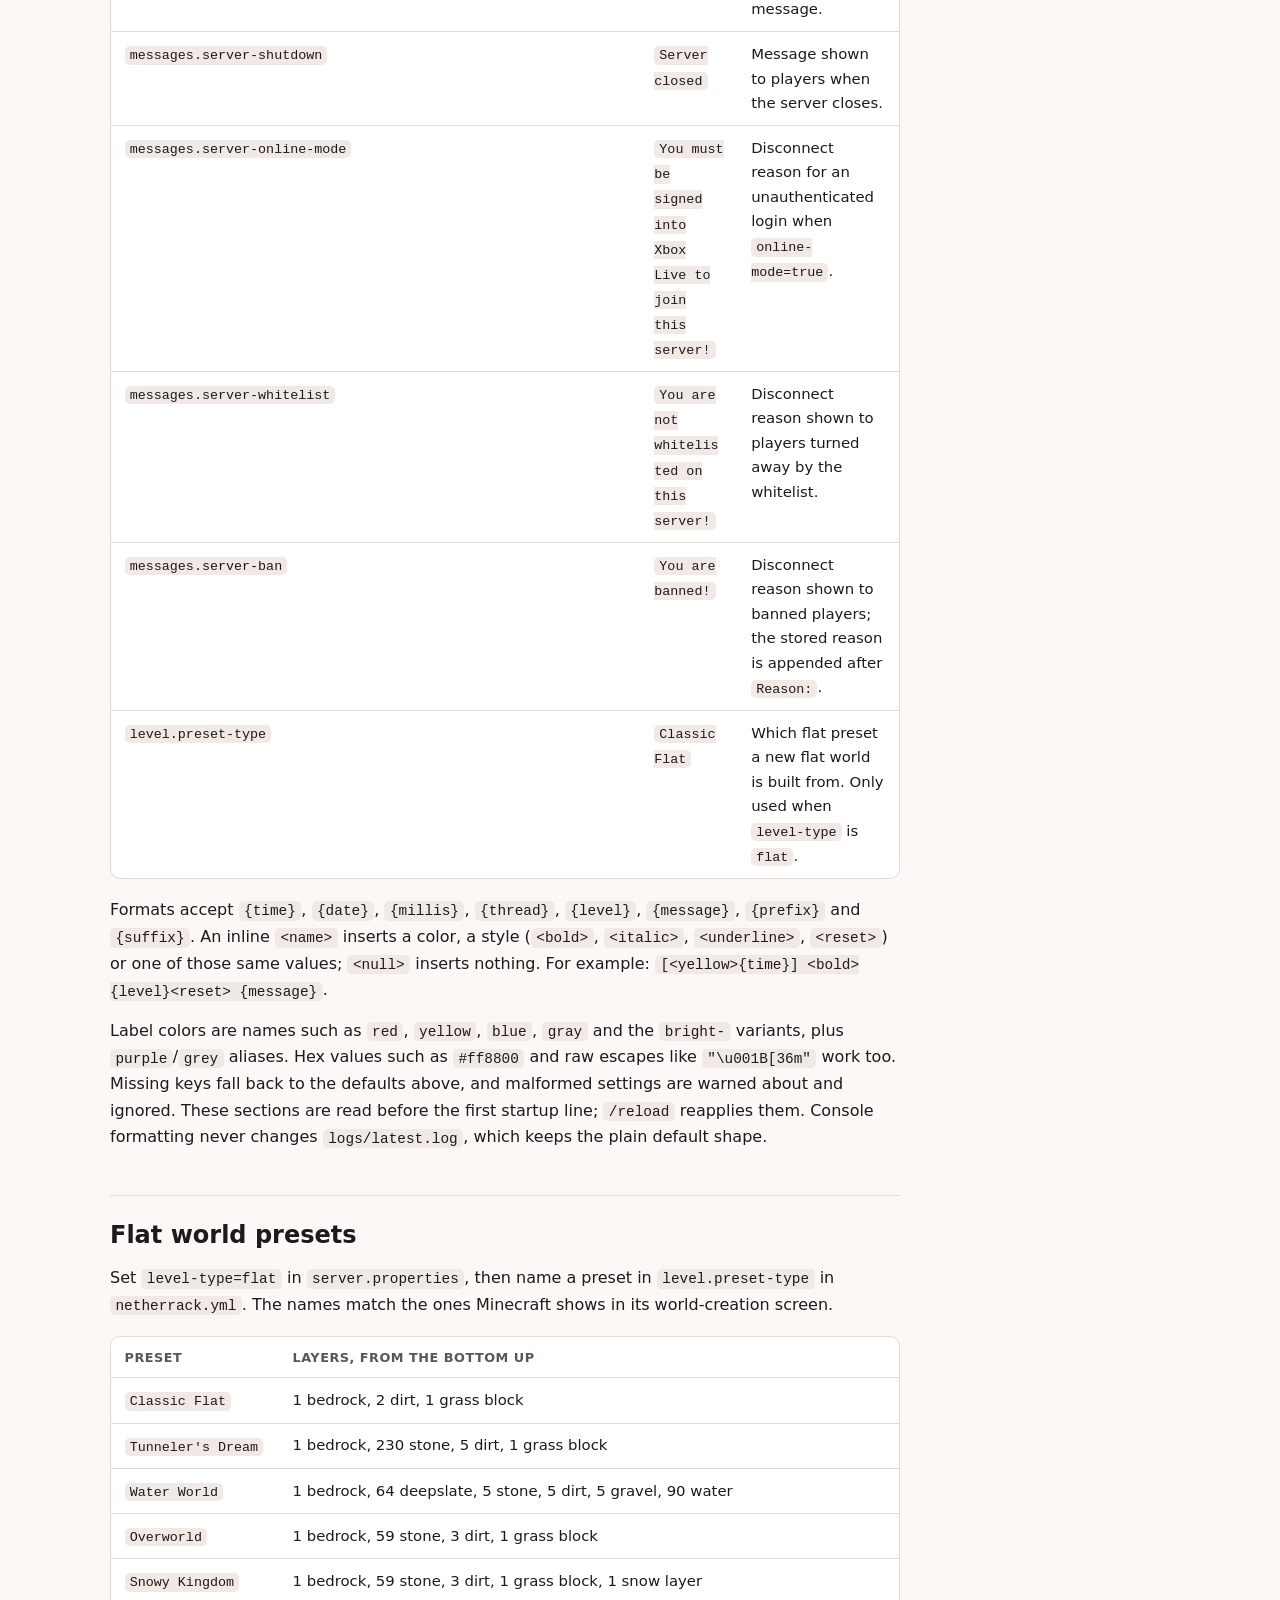
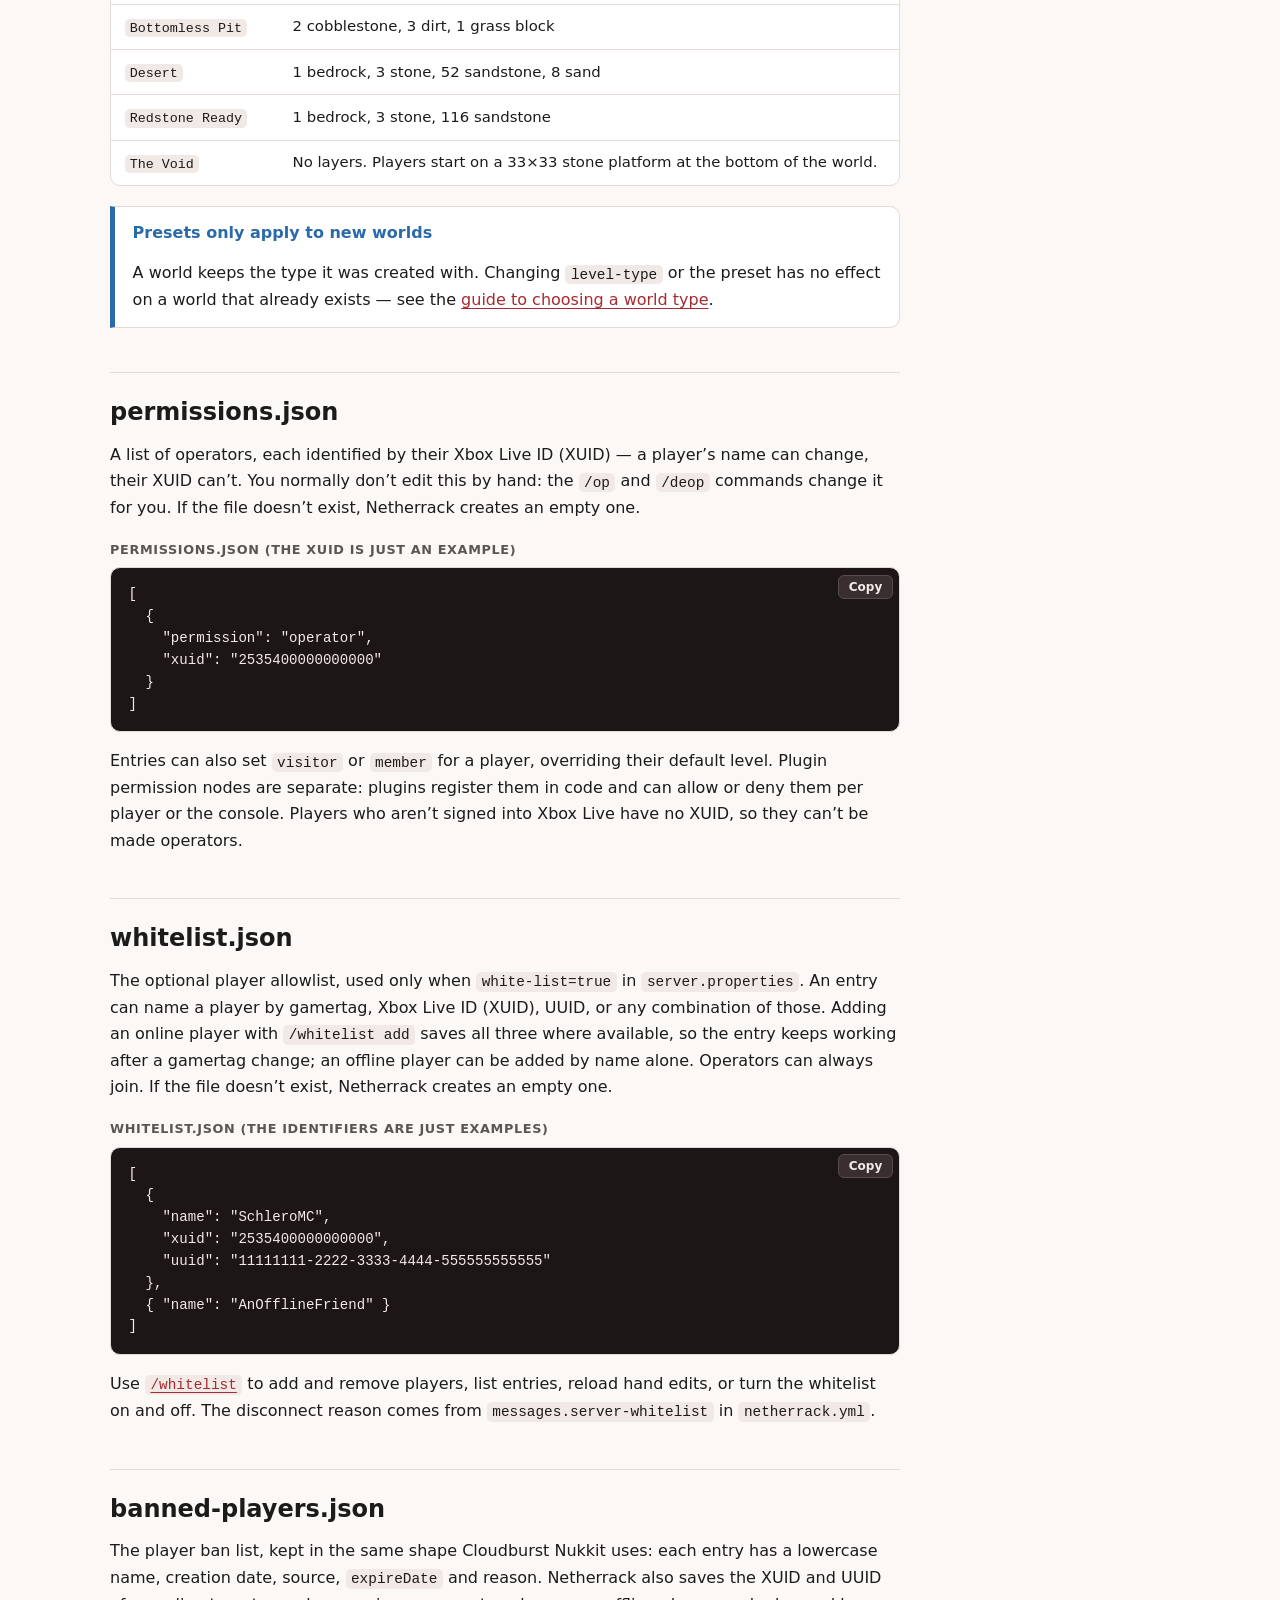
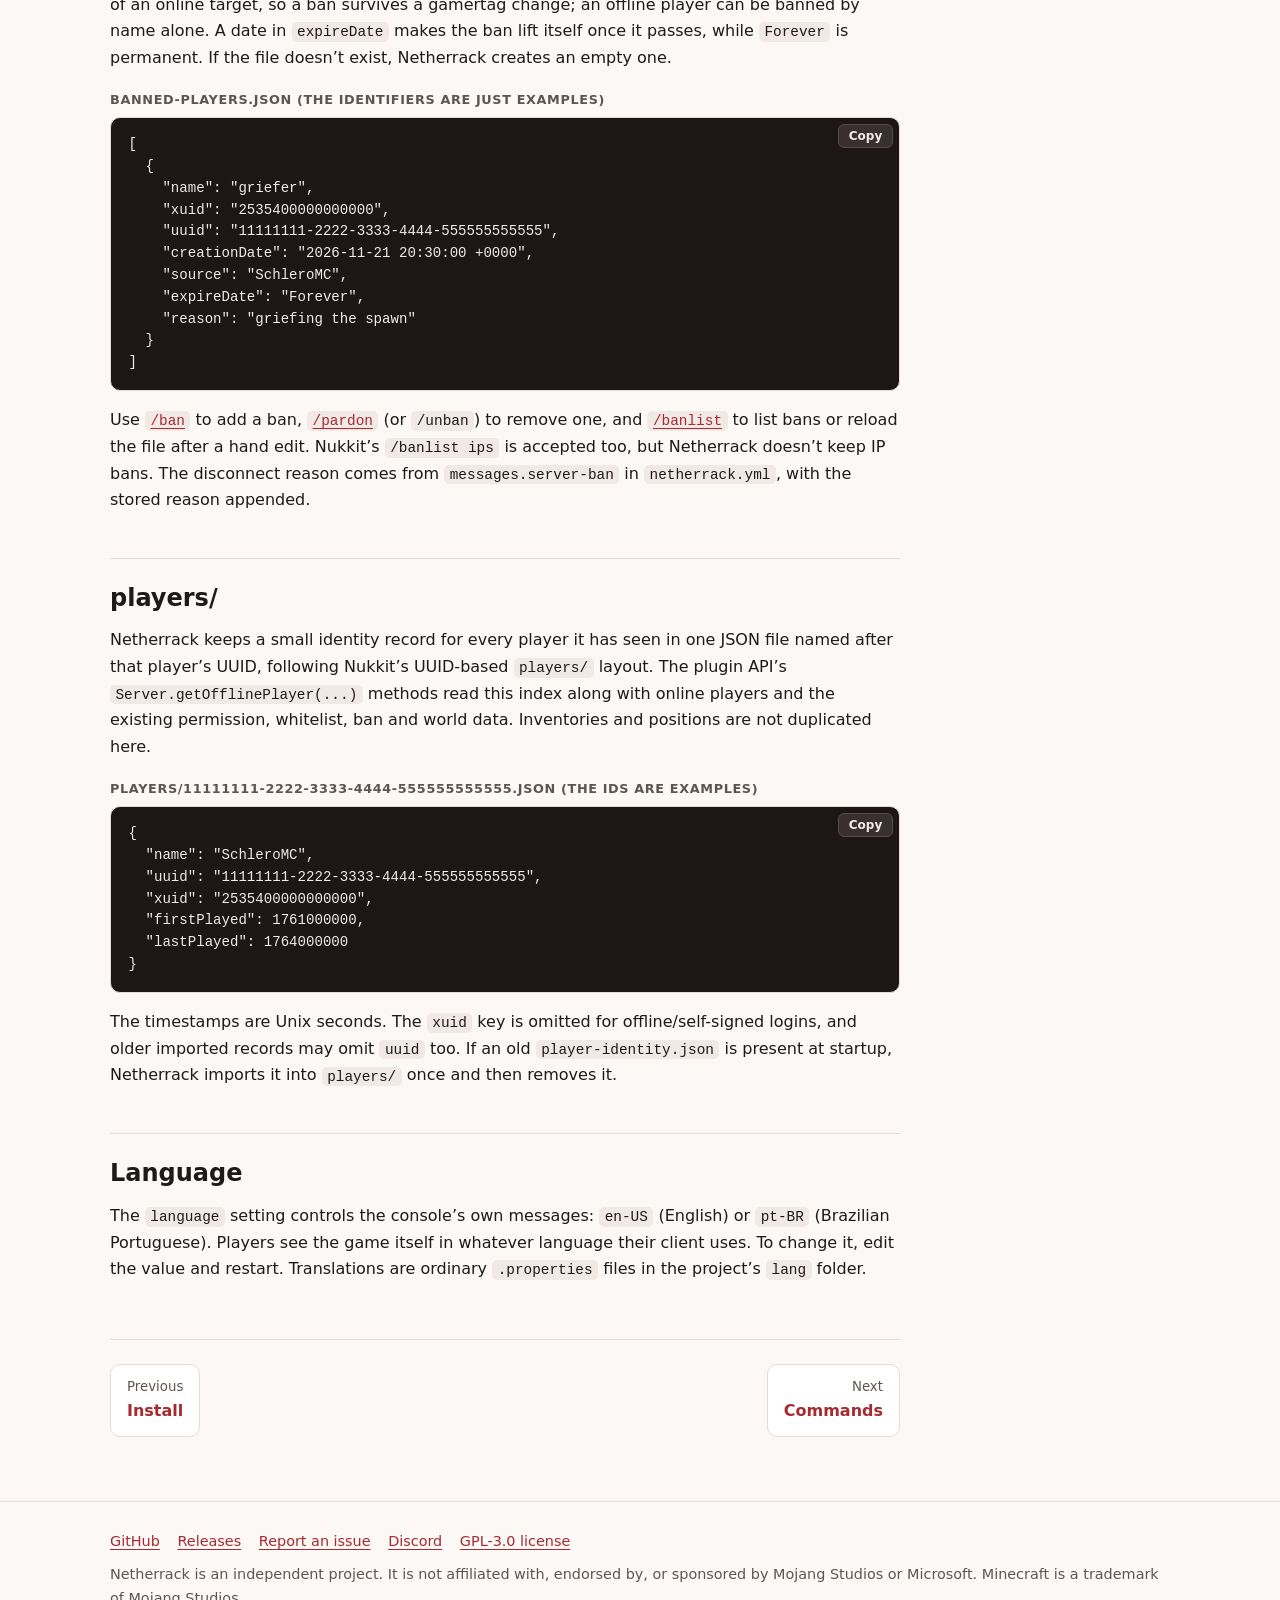
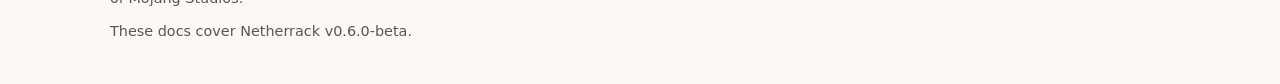
<file: configuration.html>
<!DOCTYPE html>
<html lang="en">
<head>
<meta charset="utf-8">
<meta name="viewport" content="width=device-width, initial-scale=1">
<title>Configuration - Netherrack</title>
<meta name="description" content="Every Netherrack setting: server.properties, netherrack.yml logging and labels, flat presets, permissions.json, plugins and language.">
<meta name="theme-color" media="(prefers-color-scheme: light)" content="#fbf8f6">
<meta name="theme-color" media="(prefers-color-scheme: dark)" content="#141011">
<meta property="og:site_name" content="Netherrack">
<meta property="og:type" content="website">
<meta property="og:title" content="Configuration - Netherrack">
<meta property="og:description" content="Every Netherrack setting: server.properties, netherrack.yml logging and labels, flat presets, permissions.json, plugins and language.">
<link rel="icon" type="image/png" href="assets/img/favicon.png">
<link rel="stylesheet" href="assets/css/style.css">
<script>(function(){var r=document.documentElement;r.classList.add('js');try{var t=localStorage.getItem('netherrack-theme');if(t==='light'||t==='dark'){r.setAttribute('data-theme',t);}}catch(e){}})();</script>
<script src="assets/js/site.js" defer></script>
</head>
<body>
<a class="skip-link" href="#main">Skip to content</a>
<header class="site-header"><div class="header-inner">
  <a class="brand" href="index.html" aria-label="Netherrack home"><img class="logo logo-light" src="assets/img/logo-light.png" width="1108" height="298" alt="Netherrack"><img class="logo logo-dark" src="assets/img/logo-dark.png" width="1108" height="298" alt="Netherrack"></a>
  <nav class="site-nav" aria-label="Main"><ul><li><a href="index.html">Home</a></li><li><a href="installation.html">Install</a></li><li><a href="configuration.html" aria-current="page">Configure</a></li><li><a href="commands.html">Commands</a></li><li><a href="plugins.html">Plugins</a></li><li><a href="guides.html">Guides</a></li><li><a href="status.html">Status</a></li><li><a href="contributing.html">Contribute</a></li></ul></nav>
  <div class="header-tools"><button class="icon-btn theme-toggle" type="button" aria-label="Switch to dark theme"><svg class="icon-moon" viewBox="0 0 24 24" aria-hidden="true" focusable="false"><path d="M21 12.8A9 9 0 1 1 11.2 3a7 7 0 0 0 9.8 9.8z"/></svg><svg class="icon-sun" viewBox="0 0 24 24" aria-hidden="true" focusable="false"><circle cx="12" cy="12" r="4.5"/><path d="M12 1.5v3M12 19.5v3M1.5 12h3M19.5 12h3M4.6 4.6l2.1 2.1M17.3 17.3l2.1 2.1M4.6 19.4l2.1-2.1M17.3 6.7l2.1-2.1" stroke="currentColor" stroke-width="2" stroke-linecap="round" fill="none"/></svg></button><a class="icon-btn" href="https://github.com/NetherrackOSS/Netherrack" aria-label="Netherrack on GitHub" title="Netherrack on GitHub"><svg viewBox="0 0 16 16" aria-hidden="true" focusable="false"><path d="M8 0C3.58 0 0 3.58 0 8c0 3.54 2.29 6.53 5.47 7.59.4.07.55-.17.55-.38 0-.19-.01-.82-.01-1.49-2.01.37-2.53-.49-2.69-.94-.09-.23-.48-.94-.82-1.13-.28-.15-.68-.52-.01-.53.63-.01 1.08.58 1.23.82.72 1.21 1.87.87 2.33.66.07-.52.28-.87.51-1.07-1.78-.2-3.64-.89-3.64-3.95 0-.87.31-1.59.82-2.15-.08-.2-.36-1.02.08-2.12 0 0 .67-.21 2.2.82.64-.18 1.32-.27 2-.27.68 0 1.36.09 2 .27 1.53-1.04 2.2-.82 2.2-.82.44 1.1.16 1.92.08 2.12.51.56.82 1.27.82 2.15 0 3.07-1.87 3.75-3.65 3.95.29.25.54.73.54 1.48 0 1.07-.01 1.93-.01 2.2 0 .21.15.46.55.38A8.013 8.013 0 0016 8c0-4.42-3.58-8-8-8z"/></svg></a></div>
</div></header>
<div class="page has-toc">
  <main id="main" class="content">

<h1>Configuration</h1>
<p class="lead">Everything Netherrack reads is in plain text files next to the JAR. Stop the server before editing most settings &mdash; they are read at startup. The <code>logs.debug</code>, <code>logging</code> and <code>labels</code> sections in <code>netherrack.yml</code> can be applied without a restart with <code>/reload</code>.</p>

<h2 id="files">Files and folders</h2>
<div class="table-wrap"><table><thead><tr><th scope="col">File or folder</th><th scope="col">What it holds</th></tr></thead><tbody><tr><td><code>server.properties</code></td><td>The main settings, below. Netherrack writes it with comments explaining each one.</td></tr><tr><td><code>netherrack.yml</code></td><td>Netherrack-specific settings: logging formats and colors, debug options, messages and the flat preset.</td></tr><tr><td><code>permissions.json</code></td><td>The operators, by Xbox Live ID.</td></tr><tr><td><code>whitelist.json</code></td><td>The players allowed in when <code>white-list</code> is on.</td></tr><tr><td><code>banned-players.json</code></td><td>Banned players, their reasons and who banned them.</td></tr><tr><td><code>nethernet-identity.pem</code></td><td>The server&rsquo;s NetherNet identity, created on first start. Leave it alone &mdash; losing it changes how clients recognize the server.</td></tr><tr><td><code>players/</code></td><td>One <code>&lt;uuid&gt;.json</code> identity file per player, following Nukkit&rsquo;s player-data layout. Used by the plugin API&rsquo;s offline-player lookup; see <a href="#players-folder">below</a>.</td></tr><tr><td><code>worlds/&lt;level-name&gt;/</code></td><td>A world: <code>level.dat</code>, <code>levelname.txt</code> and a <code>db</code> folder (LevelDB), in the same layout Bedrock uses. Player data is saved with it.</td></tr><tr><td><code>plugins/</code></td><td>Plugin jars and their generated data folders, each usually holding a <code>config.yml</code>. See <a href="plugins.html">Plugins</a>.</td></tr><tr><td><code>logs/latest.log</code></td><td>The console, in plain text, for the current run. It&rsquo;s overwritten each time the server starts &mdash; copy it first if you need it.</td></tr></tbody></table></div>

<h2 id="server-properties">server.properties</h2>
<p>The familiar Bedrock-style settings file, created on first run. Here&rsquo;s every setting, with its default and whether Netherrack does anything with it yet.</p>
<div class="table-wrap"><table><thead><tr><th scope="col">Key</th><th scope="col">Default</th><th scope="col">What it does</th><th scope="col">Status</th></tr></thead><tbody><tr><td><code>server-name</code></td><td><code>Netherrack Server</code></td><td>The name shown in the server list. Any text without a semicolon.</td><td><span class="status status-ok">Works</span></td></tr><tr><td><code>gamemode</code></td><td><code>survival</code></td><td>Game mode for new players: <code>survival</code>, <code>creative</code>, <code>adventure</code> or <code>spectator</code>. Short forms, ids and <code>default</code> are accepted too.</td><td><span class="status status-ok">Works</span></td></tr><tr><td><code>difficulty</code></td><td><code>normal</code></td><td>Saved in the world, synced to clients and shown by <code>/difficulty</code>. The selected value is <code>peaceful</code>, <code>easy</code>, <code>normal</code> or <code>hard</code>; full mob/combat difficulty rules are still limited.</td><td><span class="status status-no">Partly applied</span></td></tr><tr><td><code>max-players</code></td><td><code>20</code></td><td>The most players that can be on the server at once.</td><td><span class="status status-ok">Works</span></td></tr><tr><td><code>white-list</code></td><td><code>false</code></td><td>When true, only players in <a href="#whitelist-file"><code>whitelist.json</code></a> and operators may join. <code>/whitelist on</code> and <code>/whitelist off</code> change this without a restart.</td><td><span class="status status-ok">Works</span></td></tr><tr><td><code>online-mode</code></td><td><code>true</code></td><td>Require Xbox Live authentication: NetherNet must present a Minecraft-issued token, the Bedrock login chain must be signed, and its XUID must match the transport&rsquo;s. <code>false</code> accepts self-signed/offline logins and marks the server list as self-signed &mdash; trusted LANs or proxies only.</td><td><span class="status status-ok">Works</span></td></tr><tr><td><code>server-port</code></td><td><code>19132</code></td><td>The port used for NetherNet HTTP signaling and WebRTC game traffic, 1&ndash;65535.</td><td><span class="status status-ok">Works</span></td></tr><tr><td><code>server-ip</code></td><td><code>0.0.0.0</code></td><td>The address to listen on. <code>0.0.0.0</code> means every address on this machine.</td><td><span class="status status-ok">Works</span></td></tr><tr><td><code>view-distance</code></td><td><code>32</code></td><td>The largest view distance, in chunks, a player can use. The generated file documents 5 or more; the server clamps to at least 1.</td><td><span class="status status-ok">Works</span></td></tr><tr><td><code>level-name</code></td><td><code>Bedrock level</code></td><td>The world to play on. It&rsquo;s also the name of its folder inside <code>worlds</code>.</td><td><span class="status status-ok">Works</span></td></tr><tr><td><code>default-player-permission-level</code></td><td><code>member</code></td><td>What new players start as: <code>visitor</code>, <code>member</code> or <code>operator</code>. Operators receive the level in <code>op-permission-level</code>.</td><td><span class="status status-ok">Works</span></td></tr><tr><td><code>language</code></td><td><em>your choice</em></td><td>The language of the console: <code>en-US</code> or <code>pt-BR</code>. The wizard sets it on first run.</td><td><span class="status status-ok">Works</span></td></tr><tr><td><code>level-type</code></td><td><code>DEFAULT</code></td><td>The kind of world to create when the level doesn&rsquo;t exist yet &mdash; a level that already exists keeps the type it was created with. <code>default</code> (case-insensitive) generates terrain: hills, valleys, lakes and trees, new every seed. <code>flat</code> makes a flat world, layered by the preset in <a href="#presets"><code>level.preset-type</code></a>. Commenting the line out is the same as <code>default</code>.</td><td><span class="status status-ok">Works</span></td></tr><tr><td><code>op-permission-level</code></td><td><code>2</code></td><td>Which commands operators can use, from 0 to 4. See <a href="commands.html#permissions">permission levels</a>.</td><td><span class="status status-ok">Works</span></td></tr></tbody></table></div>
<div class="callout callout-warning" role="note"><span class="callout-title">One setting is only partial</span><p><code>difficulty</code> is saved and synced, but full mob/combat difficulty rules are still limited. <code>online-mode</code> now really controls Xbox authentication; see <a href="status.html#limitations">known limitations</a>.</p></div>

<h2 id="netherrack-yml">netherrack.yml</h2>
<p>Settings that belong to Netherrack rather than to the Bedrock file format. Values can be plain or quoted, and <code>#</code> starts a comment.</p>
<span class="code-label">netherrack.yml (without the comments Netherrack adds)</span>
<pre><code>logs:
  debug: false

logging:
  format: "[{time}] [{thread}] [{level}] {message}"
  info-format: "[{time}] [{thread}] [{level}] {message}"
  warn-format: "[{time}] [{thread}] [{level}] {message}"
  error-format: "[{time}] [{thread}] [{level}] {message}"
  debug-format: "[{time}] [{thread}] [{level}] {message}"
  prefix: ""
  suffix: ""
  time-format: "HH:mm:ss"
  date-format: "yyyy-MM-dd"
  colors: auto
  console-debug: false
  info-enabled: true
  warn-enabled: true
  error-enabled: true
  debug-enabled: true

labels:
  timestamp-color: "cyan"
  thread-color: "yellow"
  info-color: "blue"
  warn-color: "red"
  error-color: "bright-red"
  debug-color: null
  bracket-color: null

messages:
  server-shutdown: "Server closed"
  server-online-mode: "You must be signed into Xbox Live to join this server!"
  server-whitelist: "You are not whitelisted on this server!"
  server-ban: "You are banned!"

level:
  preset-type: "Classic Flat"</code></pre>
<div class="table-wrap"><table><thead><tr><th scope="col">Setting</th><th scope="col">Default</th><th scope="col">What it does</th></tr></thead><tbody>
<tr><td><code>logs.debug</code></td><td><code>false</code></td><td>Writes every packet and other Netty debug detail to <code>logs/latest.log</code>, not the console. The log grows quickly. Reloadable with <code>/reload</code>.</td></tr>
<tr><td><code>logging.info-format</code>, <code>warn-format</code>, <code>error-format</code>, <code>debug-format</code></td><td><code>[{time}] [{thread}] [{level}] {message}</code></td><td>Console pattern for each level. Placeholders are listed below.</td></tr>
<tr><td><code>logging.format</code></td><td>same default pattern</td><td>Fallback for any level without its own format.</td></tr>
<tr><td><code>logging.prefix</code>, <code>suffix</code></td><td>empty</td><td>Text substitution for <code>{prefix}</code> and <code>{suffix}</code>.</td></tr>
<tr><td><code>logging.&lt;level&gt;-prefix</code>, <code>-suffix</code></td><td>shared values</td><td>Per-level overrides for INFO, WARN, ERROR and DEBUG.</td></tr>
<tr><td><code>logging.time-format</code>, <code>date-format</code></td><td><code>HH:mm:ss</code>, <code>yyyy-MM-dd</code></td><td>Java patterns used for <code>{time}</code> and <code>{date}</code>.</td></tr>
<tr><td><code>logging.colors</code></td><td><code>auto</code></td><td><code>auto</code> detects a terminal; <code>true</code>/<code>always</code> and <code>false</code>/<code>never</code> force it. Escape codes are dropped when output is piped.</td></tr>
<tr><td><code>logging.console-debug</code></td><td><code>false</code></td><td>Shows DEBUG lines on the console using <code>debug-format</code>. They stay in the log file either way.</td></tr>
<tr><td><code>logging.&lt;level&gt;-enabled</code></td><td><code>true</code></td><td>Hides a level on the console without removing it from the log file.</td></tr>
<tr><td><code>labels.timestamp-color</code>, <code>thread-color</code></td><td><code>cyan</code>, <code>yellow</code></td><td>Colors for <code>{time}</code> and <code>{thread}</code>.</td></tr>
<tr><td><code>labels.info-color</code>, <code>warn-color</code>, <code>error-color</code>, <code>debug-color</code></td><td><code>blue</code>, <code>red</code>, <code>bright-red</code>, <code>null</code></td><td>Colors for each level label. <code>null</code> leaves it plain.</td></tr>
<tr><td><code>labels.bracket-color</code></td><td><code>null</code></td><td>Colors brackets around placeholders without coloring brackets in a player&rsquo;s message.</td></tr>
<tr><td><code>messages.server-shutdown</code></td><td><code>Server closed</code></td><td>Message shown to players when the server closes.</td></tr>
<tr><td><code>messages.server-online-mode</code></td><td><code>You must be signed into Xbox Live to join this server!</code></td><td>Disconnect reason for an unauthenticated login when <code>online-mode=true</code>.</td></tr>
<tr><td><code>messages.server-whitelist</code></td><td><code>You are not whitelisted on this server!</code></td><td>Disconnect reason shown to players turned away by the whitelist.</td></tr>
<tr><td><code>messages.server-ban</code></td><td><code>You are banned!</code></td><td>Disconnect reason shown to banned players; the stored reason is appended after <code>Reason:</code>.</td></tr>
<tr><td><code>level.preset-type</code></td><td><code>Classic Flat</code></td><td>Which flat preset a new flat world is built from. Only used when <code>level-type</code> is <code>flat</code>.</td></tr>
</tbody></table></div>
<p>Formats accept <code>{time}</code>, <code>{date}</code>, <code>{millis}</code>, <code>{thread}</code>, <code>{level}</code>, <code>{message}</code>, <code>{prefix}</code> and <code>{suffix}</code>. An inline <code>&lt;name&gt;</code> inserts a color, a style (<code>&lt;bold&gt;</code>, <code>&lt;italic&gt;</code>, <code>&lt;underline&gt;</code>, <code>&lt;reset&gt;</code>) or one of those same values; <code>&lt;null&gt;</code> inserts nothing. For example: <code>[&lt;yellow&gt;{time}] &lt;bold&gt;{level}&lt;reset&gt; {message}</code>.</p>
<p>Label colors are names such as <code>red</code>, <code>yellow</code>, <code>blue</code>, <code>gray</code> and the <code>bright-</code> variants, plus <code>purple</code>/<code>grey</code> aliases. Hex values such as <code>#ff8800</code> and raw escapes like <code>"\u001B[36m"</code> work too. Missing keys fall back to the defaults above, and malformed settings are warned about and ignored. These sections are read before the first startup line; <code>/reload</code> reapplies them. Console formatting never changes <code>logs/latest.log</code>, which keeps the plain default shape.</p>

<h2 id="presets">Flat world presets</h2>
<p>Set <code>level-type=flat</code> in <code>server.properties</code>, then name a preset in <code>level.preset-type</code> in <code>netherrack.yml</code>. The names match the ones Minecraft shows in its world-creation screen.</p>
<div class="table-wrap"><table><thead><tr><th scope="col">Preset</th><th scope="col">Layers, from the bottom up</th></tr></thead><tbody><tr><td><code>Classic Flat</code></td><td>1 bedrock, 2 dirt, 1 grass block</td></tr><tr><td><code>Tunneler's Dream</code></td><td>1 bedrock, 230 stone, 5 dirt, 1 grass block</td></tr><tr><td><code>Water World</code></td><td>1 bedrock, 64 deepslate, 5 stone, 5 dirt, 5 gravel, 90 water</td></tr><tr><td><code>Overworld</code></td><td>1 bedrock, 59 stone, 3 dirt, 1 grass block</td></tr><tr><td><code>Snowy Kingdom</code></td><td>1 bedrock, 59 stone, 3 dirt, 1 grass block, 1 snow layer</td></tr><tr><td><code>Bottomless Pit</code></td><td>2 cobblestone, 3 dirt, 1 grass block</td></tr><tr><td><code>Desert</code></td><td>1 bedrock, 3 stone, 52 sandstone, 8 sand</td></tr><tr><td><code>Redstone Ready</code></td><td>1 bedrock, 3 stone, 116 sandstone</td></tr><tr><td><code>The Void</code></td><td>No layers. Players start on a 33&times;33 stone platform at the bottom of the world.</td></tr></tbody></table></div>
<div class="callout" role="note"><span class="callout-title">Presets only apply to new worlds</span><p>A world keeps the type it was created with. Changing <code>level-type</code> or the preset has no effect on a world that already exists &mdash; see the <a href="guides.html#world-type">guide to choosing a world type</a>.</p></div>

<h2 id="permissions-file">permissions.json</h2>
<p>A list of operators, each identified by their Xbox Live ID (XUID) &mdash; a player&rsquo;s name can change, their XUID can&rsquo;t. You normally don&rsquo;t edit this by hand: the <code>/op</code> and <code>/deop</code> commands change it for you. If the file doesn&rsquo;t exist, Netherrack creates an empty one.</p>
<span class="code-label">permissions.json (the XUID is just an example)</span>
<pre><code>[
  {
    "permission": "operator",
    "xuid": "2535400000000000"
  }
]</code></pre>
<p>Entries can also set <code>visitor</code> or <code>member</code> for a player, overriding their default level. Plugin permission nodes are separate: plugins register them in code and can allow or deny them per player or the console. Players who aren&rsquo;t signed into Xbox Live have no XUID, so they can&rsquo;t be made operators.</p>

<h2 id="whitelist-file">whitelist.json</h2>
<p>The optional player allowlist, used only when <code>white-list=true</code> in <code>server.properties</code>. An entry can name a player by gamertag, Xbox Live ID (XUID), UUID, or any combination of those. Adding an online player with <code>/whitelist add</code> saves all three where available, so the entry keeps working after a gamertag change; an offline player can be added by name alone. Operators can always join. If the file doesn&rsquo;t exist, Netherrack creates an empty one.</p>
<span class="code-label">whitelist.json (the identifiers are just examples)</span>
<pre><code>[
  {
    "name": "SchleroMC",
    "xuid": "2535400000000000",
    "uuid": "11111111-2222-3333-4444-555555555555"
  },
  { "name": "AnOfflineFriend" }
]</code></pre>
<p>Use <a href="commands.html#whitelist"><code>/whitelist</code></a> to add and remove players, list entries, reload hand edits, or turn the whitelist on and off. The disconnect reason comes from <code>messages.server-whitelist</code> in <code>netherrack.yml</code>.</p>

<h2 id="ban-file">banned-players.json</h2>
<p>The player ban list, kept in the same shape Cloudburst Nukkit uses: each entry has a lowercase name, creation date, source, <code>expireDate</code> and reason. Netherrack also saves the XUID and UUID of an online target, so a ban survives a gamertag change; an offline player can be banned by name alone. A date in <code>expireDate</code> makes the ban lift itself once it passes, while <code>Forever</code> is permanent. If the file doesn&rsquo;t exist, Netherrack creates an empty one.</p>
<span class="code-label">banned-players.json (the identifiers are just examples)</span>
<pre><code>[
  {
    "name": "griefer",
    "xuid": "2535400000000000",
    "uuid": "11111111-2222-3333-4444-555555555555",
    "creationDate": "2026-11-21 20:30:00 +0000",
    "source": "SchleroMC",
    "expireDate": "Forever",
    "reason": "griefing the spawn"
  }
]</code></pre>
<p>Use <a href="commands.html#ban"><code>/ban</code></a> to add a ban, <a href="commands.html#pardon"><code>/pardon</code></a> (or <code>/unban</code>) to remove one, and <a href="commands.html#banlist"><code>/banlist</code></a> to list bans or reload the file after a hand edit. Nukkit&rsquo;s <code>/banlist ips</code> is accepted too, but Netherrack doesn&rsquo;t keep IP bans. The disconnect reason comes from <code>messages.server-ban</code> in <code>netherrack.yml</code>, with the stored reason appended.</p>

<h2 id="players-folder">players/</h2>
<p>Netherrack keeps a small identity record for every player it has seen in one JSON file named after that player&rsquo;s UUID, following Nukkit&rsquo;s UUID-based <code>players/</code> layout. The plugin API&rsquo;s <code>Server.getOfflinePlayer(...)</code> methods read this index along with online players and the existing permission, whitelist, ban and world data. Inventories and positions are not duplicated here.</p>
<span class="code-label">players/11111111-2222-3333-4444-555555555555.json (the ids are examples)</span>
<pre><code>{
  "name": "SchleroMC",
  "uuid": "11111111-2222-3333-4444-555555555555",
  "xuid": "2535400000000000",
  "firstPlayed": 1761000000,
  "lastPlayed": 1764000000
}</code></pre>
<p>The timestamps are Unix seconds. The <code>xuid</code> key is omitted for offline/self-signed logins, and older imported records may omit <code>uuid</code> too. If an old <code>player-identity.json</code> is present at startup, Netherrack imports it into <code>players/</code> once and then removes it.</p>

<h2 id="language">Language</h2>
<p>The <code>language</code> setting controls the console&rsquo;s own messages: <code>en-US</code> (English) or <code>pt-BR</code> (Brazilian Portuguese). Players see the game itself in whatever language their client uses. To change it, edit the value and restart. Translations are ordinary <code>.properties</code> files in the project&rsquo;s <code>lang</code> folder.</p>

<nav class="pager" aria-label="Pages"><a class="prev" href="installation.html"><small>Previous</small>Install</a><a class="next" href="commands.html"><small>Next</small>Commands</a></nav>
  </main>
  <aside class="toc" aria-label="On this page" hidden><h2 class="toc-title">On this page</h2><ul id="toc-list"></ul></aside>
</div>
<footer class="site-footer"><div class="footer-inner">
  <ul class="footer-links"><li><a href="https://github.com/NetherrackOSS/Netherrack">GitHub</a></li><li><a href="https://github.com/NetherrackOSS/Netherrack/releases">Releases</a></li><li><a href="https://github.com/NetherrackOSS/Netherrack/issues">Report an issue</a></li><li><a href="https://discord.gg/JFUz2G8H4V">Discord</a></li><li><a href="https://github.com/NetherrackOSS/Netherrack/blob/main/LICENSE">GPL-3.0 license</a></li></ul>
  <p>Netherrack is an independent project. It is not affiliated with, endorsed by, or sponsored by Mojang Studios or Microsoft. Minecraft is a trademark of Mojang Studios.</p>
  <p>These docs cover Netherrack v0.6.0-beta.</p>
</div></footer>
</body>
</html>
</file>
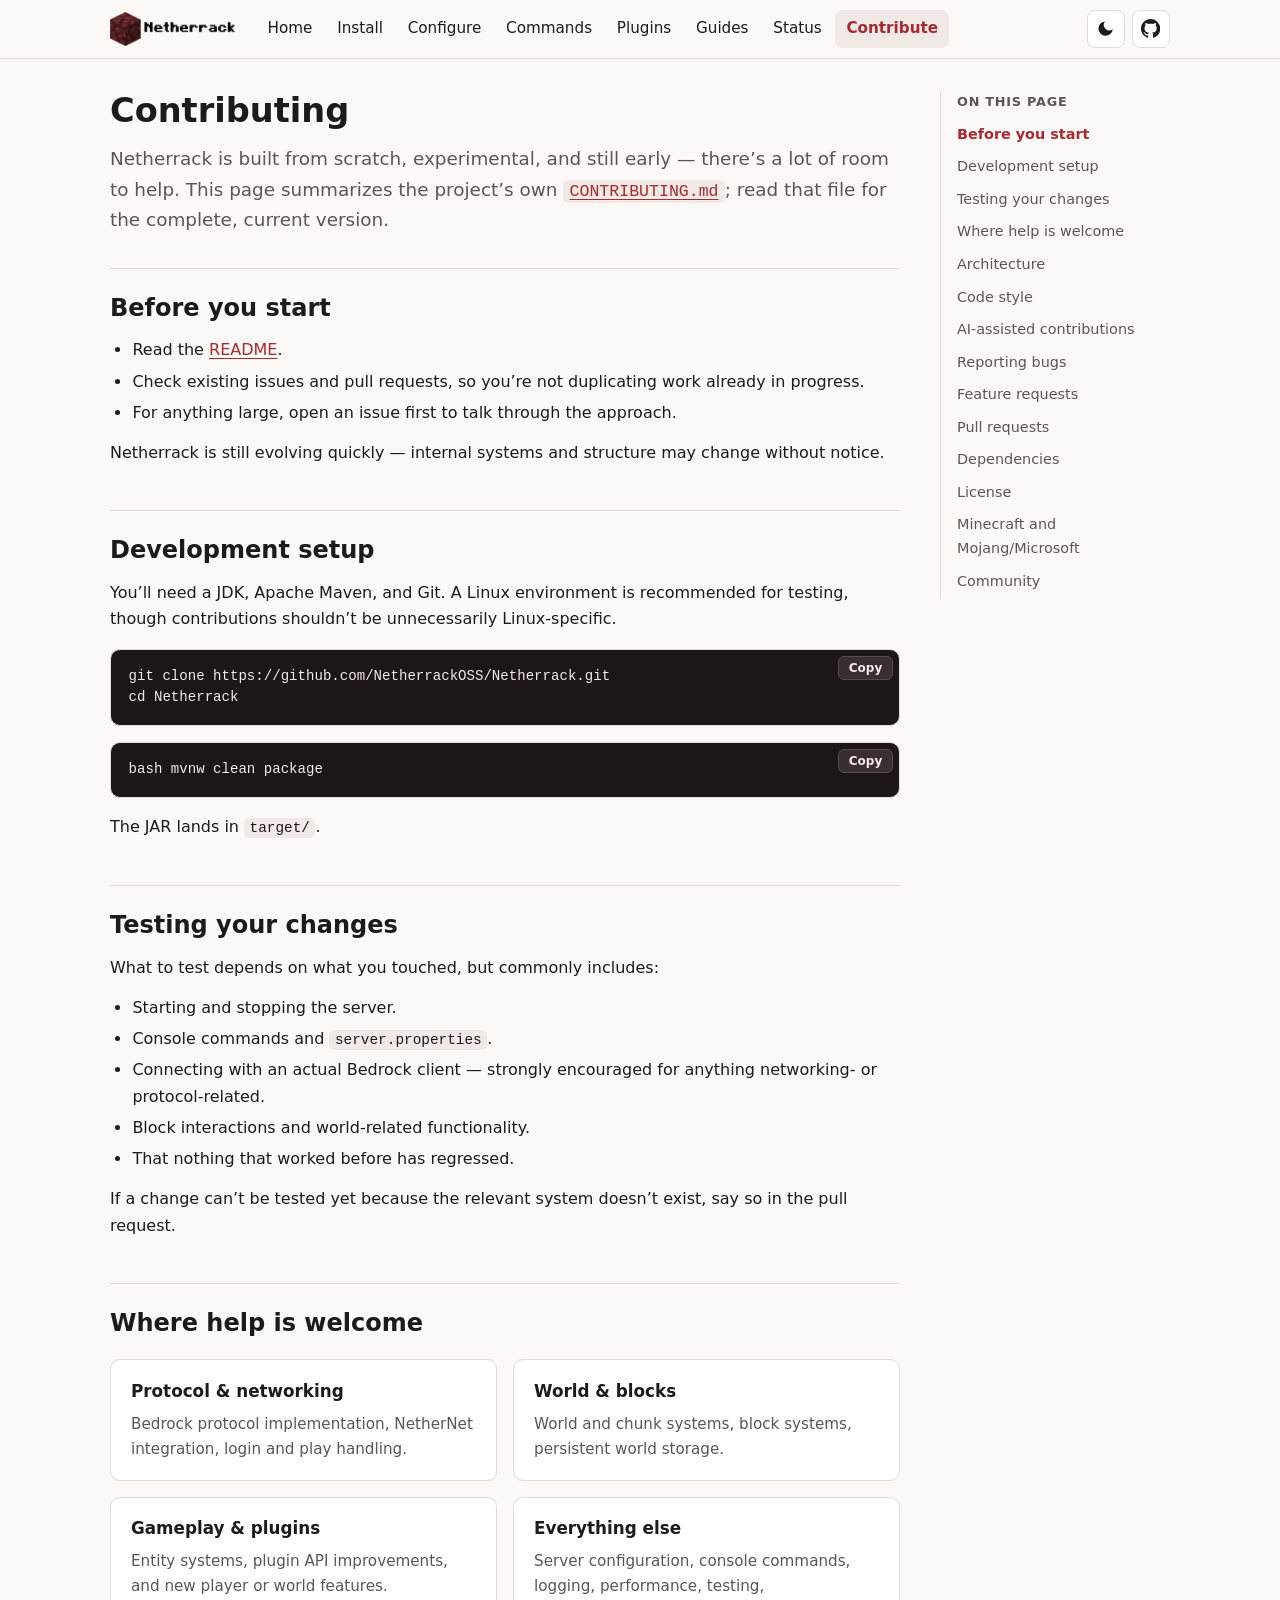
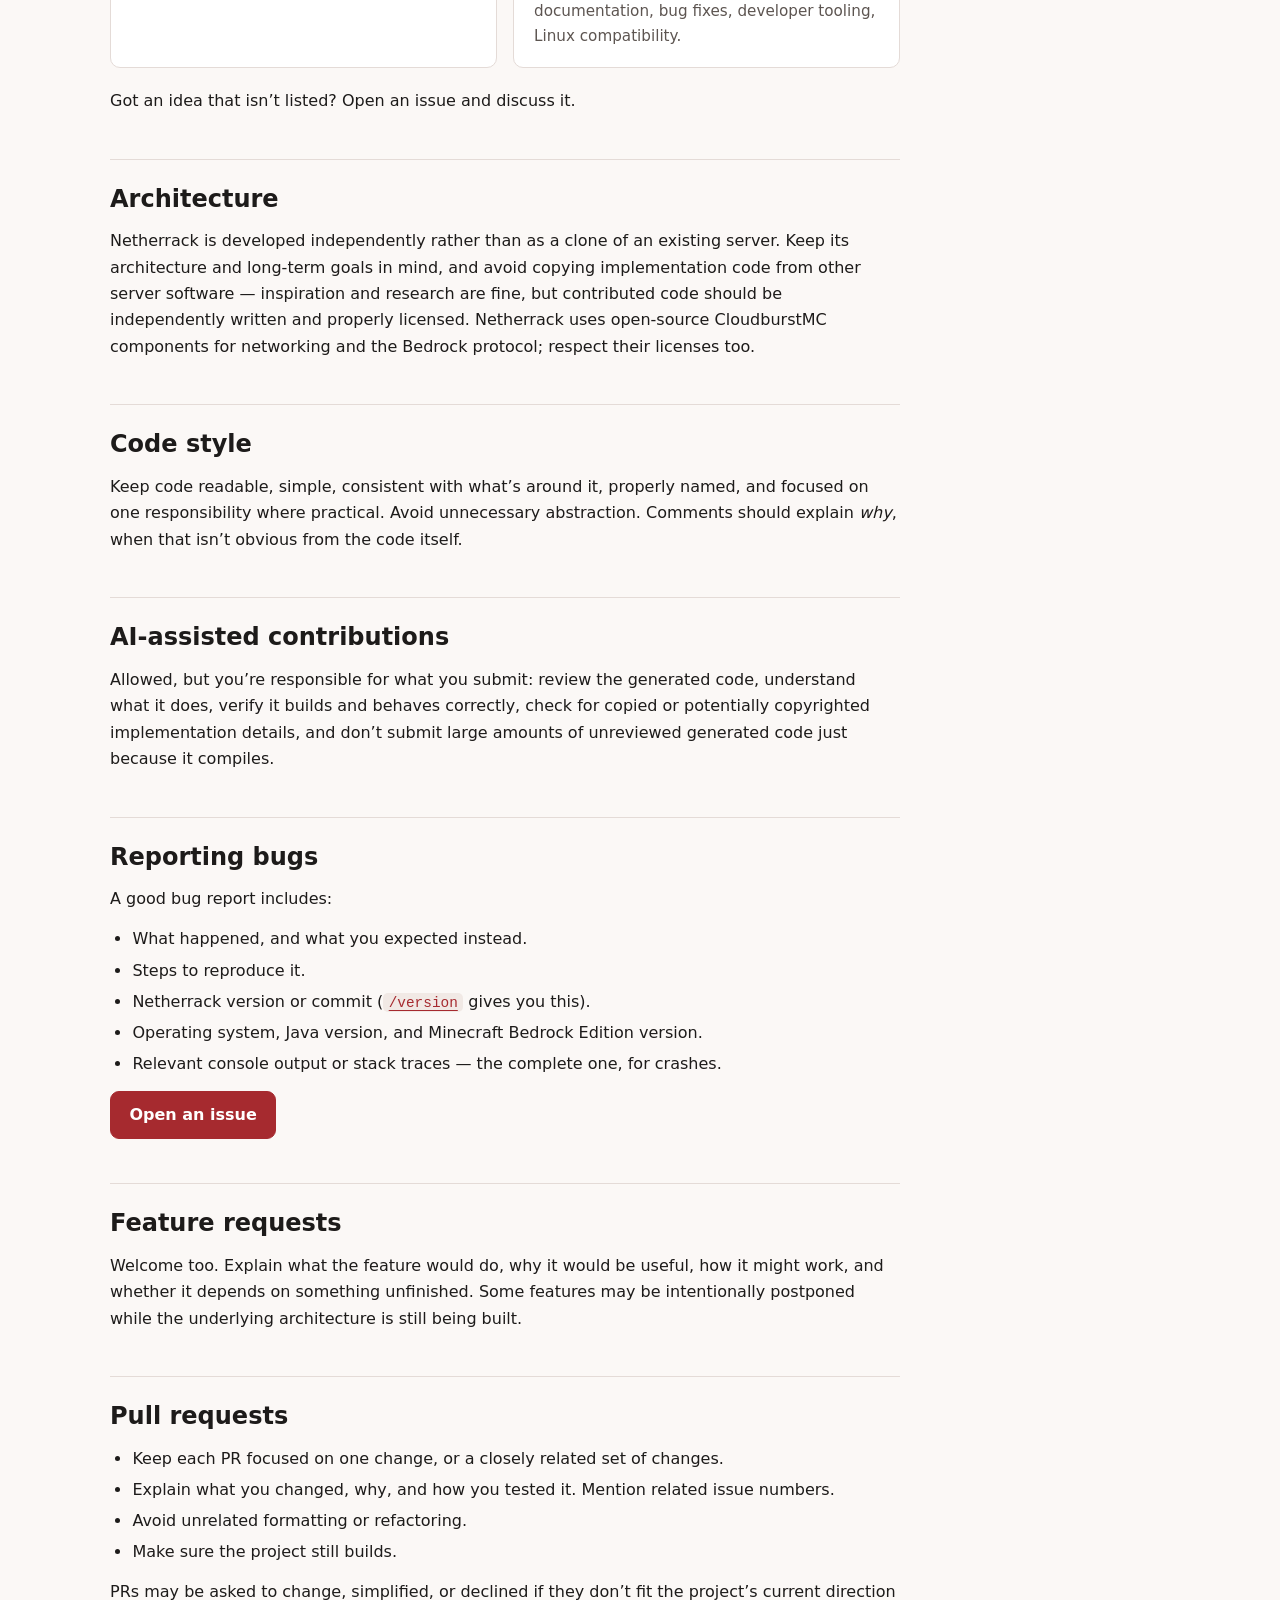
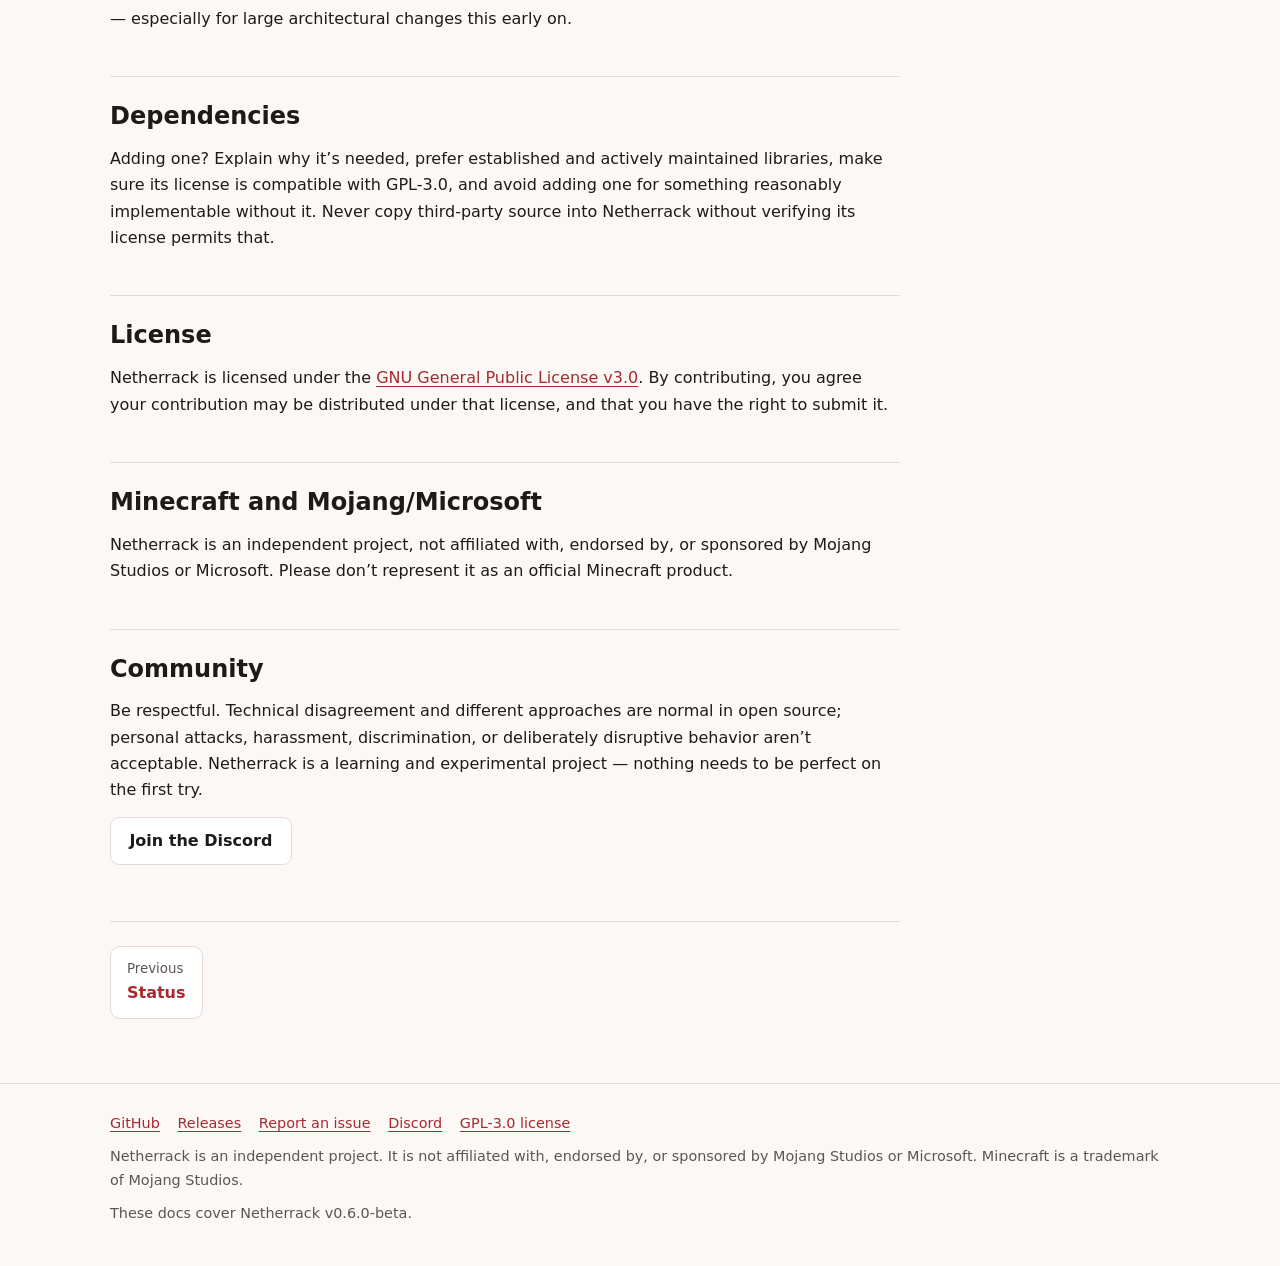
<file: contributing.html>
<!DOCTYPE html>
<html lang="en">
<head>
<meta charset="utf-8">
<meta name="viewport" content="width=device-width, initial-scale=1">
<title>Contributing - Netherrack</title>
<meta name="description" content="How to contribute to Netherrack: development setup, testing, code style, reporting bugs, feature requests, pull requests and licensing.">
<meta name="theme-color" media="(prefers-color-scheme: light)" content="#fbf8f6">
<meta name="theme-color" media="(prefers-color-scheme: dark)" content="#141011">
<meta property="og:site_name" content="Netherrack">
<meta property="og:type" content="website">
<meta property="og:title" content="Contributing - Netherrack">
<meta property="og:description" content="How to contribute to Netherrack: development setup, testing, code style, reporting bugs, feature requests, pull requests and licensing.">
<link rel="icon" type="image/png" href="assets/img/favicon.png">
<link rel="stylesheet" href="assets/css/style.css">
<script>(function(){var r=document.documentElement;r.classList.add('js');try{var t=localStorage.getItem('netherrack-theme');if(t==='light'||t==='dark'){r.setAttribute('data-theme',t);}}catch(e){}})();</script>
<script src="assets/js/site.js" defer></script>
</head>
<body>
<a class="skip-link" href="#main">Skip to content</a>
<header class="site-header"><div class="header-inner">
  <a class="brand" href="index.html" aria-label="Netherrack home"><img class="logo logo-light" src="assets/img/logo-light.png" width="1108" height="298" alt="Netherrack"><img class="logo logo-dark" src="assets/img/logo-dark.png" width="1108" height="298" alt="Netherrack"></a>
  <nav class="site-nav" aria-label="Main"><ul><li><a href="index.html">Home</a></li><li><a href="installation.html">Install</a></li><li><a href="configuration.html">Configure</a></li><li><a href="commands.html">Commands</a></li><li><a href="plugins.html">Plugins</a></li><li><a href="guides.html">Guides</a></li><li><a href="status.html">Status</a></li><li><a href="contributing.html" aria-current="page">Contribute</a></li></ul></nav>
  <div class="header-tools"><button class="icon-btn theme-toggle" type="button" aria-label="Switch to dark theme"><svg class="icon-moon" viewBox="0 0 24 24" aria-hidden="true" focusable="false"><path d="M21 12.8A9 9 0 1 1 11.2 3a7 7 0 0 0 9.8 9.8z"/></svg><svg class="icon-sun" viewBox="0 0 24 24" aria-hidden="true" focusable="false"><circle cx="12" cy="12" r="4.5"/><path d="M12 1.5v3M12 19.5v3M1.5 12h3M19.5 12h3M4.6 4.6l2.1 2.1M17.3 17.3l2.1 2.1M4.6 19.4l2.1-2.1M17.3 6.7l2.1-2.1" stroke="currentColor" stroke-width="2" stroke-linecap="round" fill="none"/></svg></button><a class="icon-btn" href="https://github.com/NetherrackOSS/Netherrack" aria-label="Netherrack on GitHub" title="Netherrack on GitHub"><svg viewBox="0 0 16 16" aria-hidden="true" focusable="false"><path d="M8 0C3.58 0 0 3.58 0 8c0 3.54 2.29 6.53 5.47 7.59.4.07.55-.17.55-.38 0-.19-.01-.82-.01-1.49-2.01.37-2.53-.49-2.69-.94-.09-.23-.48-.94-.82-1.13-.28-.15-.68-.52-.01-.53.63-.01 1.08.58 1.23.82.72 1.21 1.87.87 2.33.66.07-.52.28-.87.51-1.07-1.78-.2-3.64-.89-3.64-3.95 0-.87.31-1.59.82-2.15-.08-.2-.36-1.02.08-2.12 0 0 .67-.21 2.2.82.64-.18 1.32-.27 2-.27.68 0 1.36.09 2 .27 1.53-1.04 2.2-.82 2.2-.82.44 1.1.16 1.92.08 2.12.51.56.82 1.27.82 2.15 0 3.07-1.87 3.75-3.65 3.95.29.25.54.73.54 1.48 0 1.07-.01 1.93-.01 2.2 0 .21.15.46.55.38A8.013 8.013 0 0016 8c0-4.42-3.58-8-8-8z"/></svg></a></div>
</div></header>
<div class="page has-toc">
  <main id="main" class="content">

<h1>Contributing</h1>
<p class="lead">Netherrack is built from scratch, experimental, and still early &mdash; there&rsquo;s a lot of room to help. This page summarizes the project&rsquo;s own <a href="https://github.com/NetherrackOSS/Netherrack/blob/main/CONTRIBUTING.md"><code>CONTRIBUTING.md</code></a>; read that file for the complete, current version.</p>

<h2 id="before">Before you start</h2>
<ul>
  <li>Read the <a href="https://github.com/NetherrackOSS/Netherrack#readme">README</a>.</li>
  <li>Check existing issues and pull requests, so you&rsquo;re not duplicating work already in progress.</li>
  <li>For anything large, open an issue first to talk through the approach.</li>
</ul>
<p>Netherrack is still evolving quickly &mdash; internal systems and structure may change without notice.</p>

<h2 id="setup">Development setup</h2>
<p>You&rsquo;ll need a JDK, Apache Maven, and Git. A Linux environment is recommended for testing, though contributions shouldn&rsquo;t be unnecessarily Linux-specific.</p>
<pre><code>git clone https://github.com/NetherrackOSS/Netherrack.git
cd Netherrack</code></pre>
<pre><code>bash mvnw clean package</code></pre>
<p>The JAR lands in <code>target/</code>.</p>

<h2 id="testing-changes">Testing your changes</h2>
<p>What to test depends on what you touched, but commonly includes:</p>
<ul>
  <li>Starting and stopping the server.</li>
  <li>Console commands and <code>server.properties</code>.</li>
  <li>Connecting with an actual Bedrock client &mdash; strongly encouraged for anything networking- or protocol-related.</li>
  <li>Block interactions and world-related functionality.</li>
  <li>That nothing that worked before has regressed.</li>
</ul>
<p>If a change can&rsquo;t be tested yet because the relevant system doesn&rsquo;t exist, say so in the pull request.</p>

<h2 id="areas">Where help is welcome</h2>
<div class="cards">
  <div class="card"><h3>Protocol &amp; networking</h3><p>Bedrock protocol implementation, NetherNet integration, login and play handling.</p></div>
  <div class="card"><h3>World &amp; blocks</h3><p>World and chunk systems, block systems, persistent world storage.</p></div>
  <div class="card"><h3>Gameplay &amp; plugins</h3><p>Entity systems, plugin API improvements, and new player or world features.</p></div>
  <div class="card"><h3>Everything else</h3><p>Server configuration, console commands, logging, performance, testing, documentation, bug fixes, developer tooling, Linux compatibility.</p></div>
</div>
<p>Got an idea that isn&rsquo;t listed? Open an issue and discuss it.</p>

<h2 id="design">Architecture</h2>
<p>Netherrack is developed independently rather than as a clone of an existing server. Keep its architecture and long-term goals in mind, and avoid copying implementation code from other server software &mdash; inspiration and research are fine, but contributed code should be independently written and properly licensed. Netherrack uses open-source CloudburstMC components for networking and the Bedrock protocol; respect their licenses too.</p>

<h2 id="style">Code style</h2>
<p>Keep code readable, simple, consistent with what&rsquo;s around it, properly named, and focused on one responsibility where practical. Avoid unnecessary abstraction. Comments should explain <em>why</em>, when that isn&rsquo;t obvious from the code itself.</p>

<h2 id="ai">AI-assisted contributions</h2>
<p>Allowed, but you&rsquo;re responsible for what you submit: review the generated code, understand what it does, verify it builds and behaves correctly, check for copied or potentially copyrighted implementation details, and don&rsquo;t submit large amounts of unreviewed generated code just because it compiles.</p>

<h2 id="bugs">Reporting bugs</h2>
<p>A good bug report includes:</p>
<ul>
  <li>What happened, and what you expected instead.</li>
  <li>Steps to reproduce it.</li>
  <li>Netherrack version or commit (<a href="commands.html#version"><code>/version</code></a> gives you this).</li>
  <li>Operating system, Java version, and Minecraft Bedrock Edition version.</li>
  <li>Relevant console output or stack traces &mdash; the complete one, for crashes.</li>
</ul>
<p><a class="btn btn-primary" href="https://github.com/NetherrackOSS/Netherrack/issues">Open an issue</a></p>

<h2 id="features">Feature requests</h2>
<p>Welcome too. Explain what the feature would do, why it would be useful, how it might work, and whether it depends on something unfinished. Some features may be intentionally postponed while the underlying architecture is still being built.</p>

<h2 id="prs">Pull requests</h2>
<ul>
  <li>Keep each PR focused on one change, or a closely related set of changes.</li>
  <li>Explain what you changed, why, and how you tested it. Mention related issue numbers.</li>
  <li>Avoid unrelated formatting or refactoring.</li>
  <li>Make sure the project still builds.</li>
</ul>
<p>PRs may be asked to change, simplified, or declined if they don&rsquo;t fit the project&rsquo;s current direction &mdash; especially for large architectural changes this early on.</p>

<h2 id="dependencies">Dependencies</h2>
<p>Adding one? Explain why it&rsquo;s needed, prefer established and actively maintained libraries, make sure its license is compatible with GPL-3.0, and avoid adding one for something reasonably implementable without it. Never copy third-party source into Netherrack without verifying its license permits that.</p>

<h2 id="license">License</h2>
<p>Netherrack is licensed under the <a href="https://github.com/NetherrackOSS/Netherrack/blob/main/LICENSE">GNU General Public License v3.0</a>. By contributing, you agree your contribution may be distributed under that license, and that you have the right to submit it.</p>

<h2 id="trademark">Minecraft and Mojang/Microsoft</h2>
<p>Netherrack is an independent project, not affiliated with, endorsed by, or sponsored by Mojang Studios or Microsoft. Please don&rsquo;t represent it as an official Minecraft product.</p>

<h2 id="community">Community</h2>
<p>Be respectful. Technical disagreement and different approaches are normal in open source; personal attacks, harassment, discrimination, or deliberately disruptive behavior aren&rsquo;t acceptable. Netherrack is a learning and experimental project &mdash; nothing needs to be perfect on the first try.</p>
<p><a class="btn" href="https://discord.gg/JFUz2G8H4V">Join the Discord</a></p>

<nav class="pager" aria-label="Pages"><a class="prev" href="status.html"><small>Previous</small>Status</a></nav>
  </main>
  <aside class="toc" aria-label="On this page" hidden><h2 class="toc-title">On this page</h2><ul id="toc-list"></ul></aside>
</div>
<footer class="site-footer"><div class="footer-inner">
  <ul class="footer-links"><li><a href="https://github.com/NetherrackOSS/Netherrack">GitHub</a></li><li><a href="https://github.com/NetherrackOSS/Netherrack/releases">Releases</a></li><li><a href="https://github.com/NetherrackOSS/Netherrack/issues">Report an issue</a></li><li><a href="https://discord.gg/JFUz2G8H4V">Discord</a></li><li><a href="https://github.com/NetherrackOSS/Netherrack/blob/main/LICENSE">GPL-3.0 license</a></li></ul>
  <p>Netherrack is an independent project. It is not affiliated with, endorsed by, or sponsored by Mojang Studios or Microsoft. Minecraft is a trademark of Mojang Studios.</p>
  <p>These docs cover Netherrack v0.6.0-beta.</p>
</div></footer>
</body>
</html>
</file>
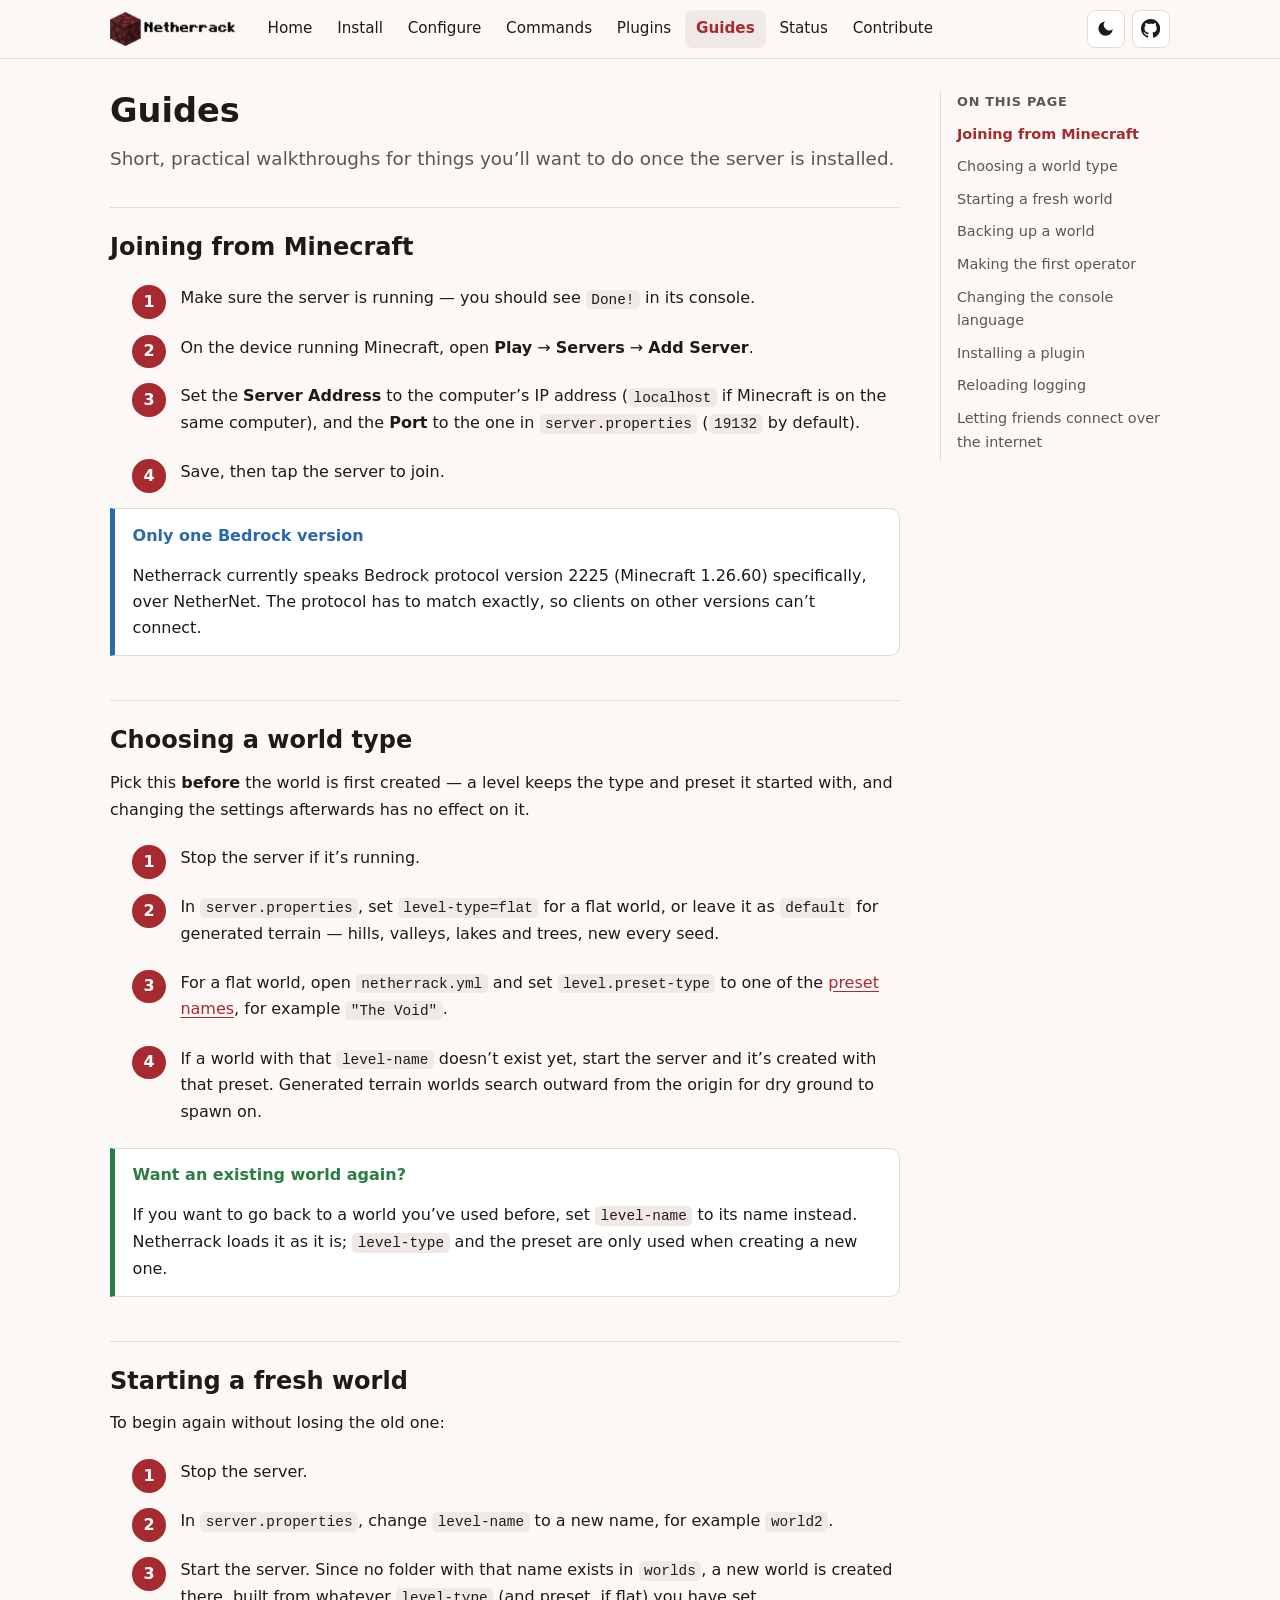
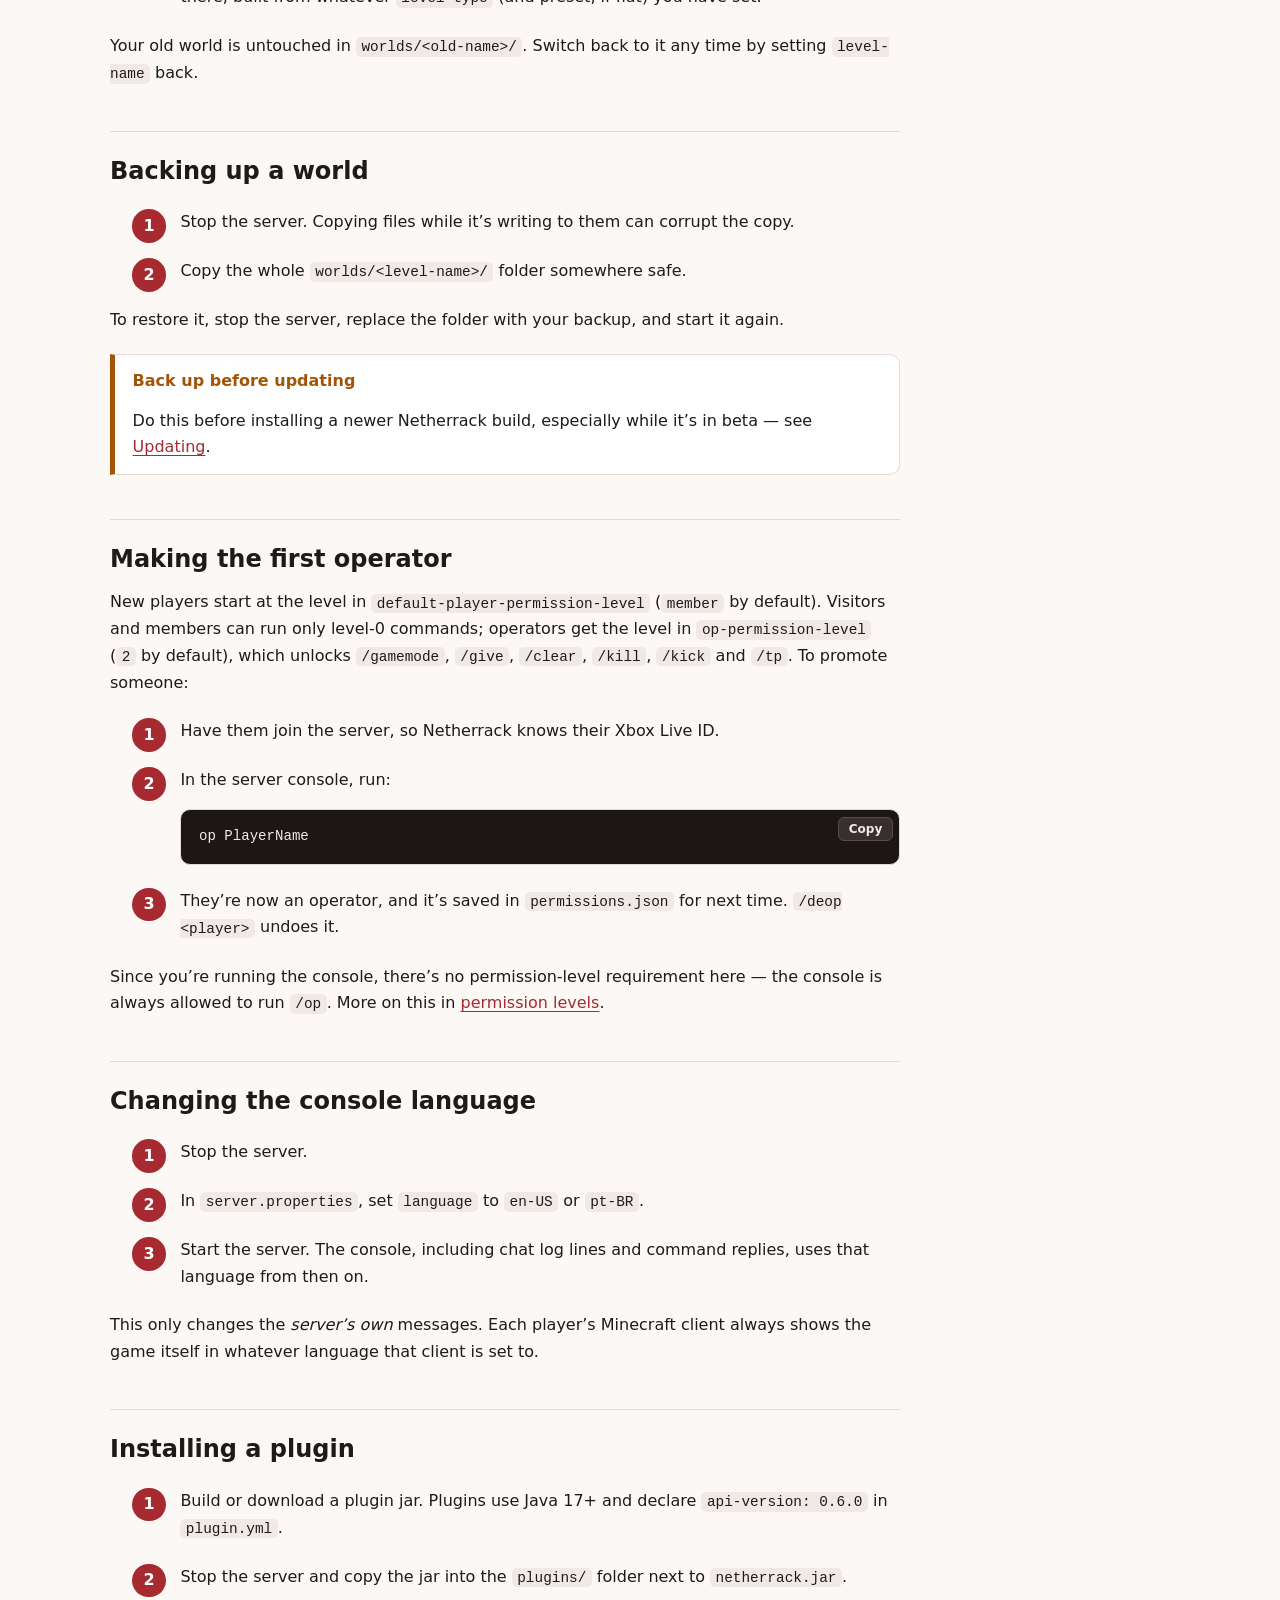
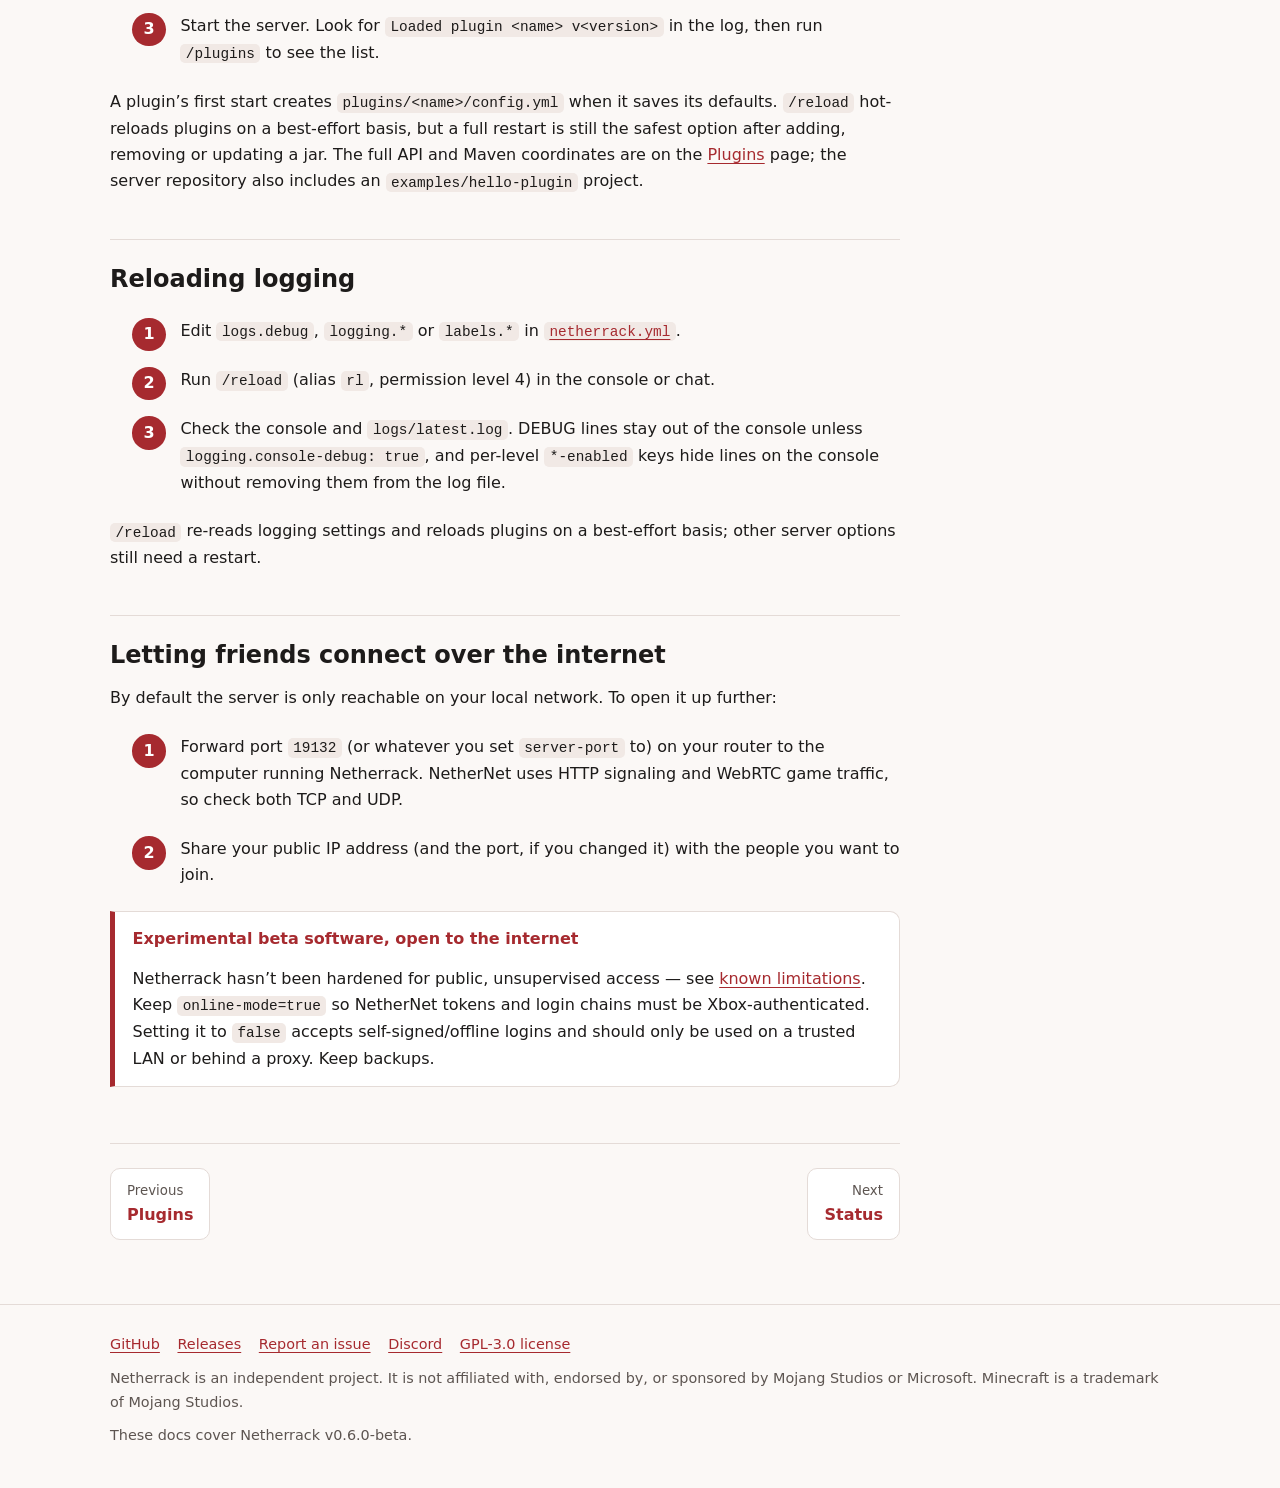
<file: guides.html>
<!DOCTYPE html>
<html lang="en">
<head>
<meta charset="utf-8">
<meta name="viewport" content="width=device-width, initial-scale=1">
<title>Guides - Netherrack</title>
<meta name="description" content="Step-by-step guides for Netherrack: joining from Minecraft, choosing a world type, backups, operators, installing plugins, reloading logging, changing the language, and opening the server to the internet.">
<meta name="theme-color" media="(prefers-color-scheme: light)" content="#fbf8f6">
<meta name="theme-color" media="(prefers-color-scheme: dark)" content="#141011">
<meta property="og:site_name" content="Netherrack">
<meta property="og:type" content="website">
<meta property="og:title" content="Guides - Netherrack">
<meta property="og:description" content="Step-by-step guides for Netherrack: joining from Minecraft, choosing a world type, backups, operators, installing plugins, reloading logging, changing the language, and opening the server to the internet.">
<link rel="icon" type="image/png" href="assets/img/favicon.png">
<link rel="stylesheet" href="assets/css/style.css">
<script>(function(){var r=document.documentElement;r.classList.add('js');try{var t=localStorage.getItem('netherrack-theme');if(t==='light'||t==='dark'){r.setAttribute('data-theme',t);}}catch(e){}})();</script>
<script src="assets/js/site.js" defer></script>
</head>
<body>
<a class="skip-link" href="#main">Skip to content</a>
<header class="site-header"><div class="header-inner">
  <a class="brand" href="index.html" aria-label="Netherrack home"><img class="logo logo-light" src="assets/img/logo-light.png" width="1108" height="298" alt="Netherrack"><img class="logo logo-dark" src="assets/img/logo-dark.png" width="1108" height="298" alt="Netherrack"></a>
  <nav class="site-nav" aria-label="Main"><ul><li><a href="index.html">Home</a></li><li><a href="installation.html">Install</a></li><li><a href="configuration.html">Configure</a></li><li><a href="commands.html">Commands</a></li><li><a href="plugins.html">Plugins</a></li><li><a href="guides.html" aria-current="page">Guides</a></li><li><a href="status.html">Status</a></li><li><a href="contributing.html">Contribute</a></li></ul></nav>
  <div class="header-tools"><button class="icon-btn theme-toggle" type="button" aria-label="Switch to dark theme"><svg class="icon-moon" viewBox="0 0 24 24" aria-hidden="true" focusable="false"><path d="M21 12.8A9 9 0 1 1 11.2 3a7 7 0 0 0 9.8 9.8z"/></svg><svg class="icon-sun" viewBox="0 0 24 24" aria-hidden="true" focusable="false"><circle cx="12" cy="12" r="4.5"/><path d="M12 1.5v3M12 19.5v3M1.5 12h3M19.5 12h3M4.6 4.6l2.1 2.1M17.3 17.3l2.1 2.1M4.6 19.4l2.1-2.1M17.3 6.7l2.1-2.1" stroke="currentColor" stroke-width="2" stroke-linecap="round" fill="none"/></svg></button><a class="icon-btn" href="https://github.com/NetherrackOSS/Netherrack" aria-label="Netherrack on GitHub" title="Netherrack on GitHub"><svg viewBox="0 0 16 16" aria-hidden="true" focusable="false"><path d="M8 0C3.58 0 0 3.58 0 8c0 3.54 2.29 6.53 5.47 7.59.4.07.55-.17.55-.38 0-.19-.01-.82-.01-1.49-2.01.37-2.53-.49-2.69-.94-.09-.23-.48-.94-.82-1.13-.28-.15-.68-.52-.01-.53.63-.01 1.08.58 1.23.82.72 1.21 1.87.87 2.33.66.07-.52.28-.87.51-1.07-1.78-.2-3.64-.89-3.64-3.95 0-.87.31-1.59.82-2.15-.08-.2-.36-1.02.08-2.12 0 0 .67-.21 2.2.82.64-.18 1.32-.27 2-.27.68 0 1.36.09 2 .27 1.53-1.04 2.2-.82 2.2-.82.44 1.1.16 1.92.08 2.12.51.56.82 1.27.82 2.15 0 3.07-1.87 3.75-3.65 3.95.29.25.54.73.54 1.48 0 1.07-.01 1.93-.01 2.2 0 .21.15.46.55.38A8.013 8.013 0 0016 8c0-4.42-3.58-8-8-8z"/></svg></a></div>
</div></header>
<div class="page has-toc">
  <main id="main" class="content">

<h1>Guides</h1>
<p class="lead">Short, practical walkthroughs for things you&rsquo;ll want to do once the server is installed.</p>

<h2 id="join">Joining from Minecraft</h2>
<ol class="steps">
  <li><p>Make sure the server is running &mdash; you should see <code>Done!</code> in its console.</p></li>
  <li><p>On the device running Minecraft, open <strong>Play</strong> &rarr; <strong>Servers</strong> &rarr; <strong>Add Server</strong>.</p></li>
  <li><p>Set the <strong>Server Address</strong> to the computer&rsquo;s IP address (<code>localhost</code> if Minecraft is on the same computer), and the <strong>Port</strong> to the one in <code>server.properties</code> (<code>19132</code> by default).</p></li>
  <li><p>Save, then tap the server to join.</p></li>
</ol>
<div class="callout" role="note"><span class="callout-title">Only one Bedrock version</span><p>Netherrack currently speaks Bedrock protocol version 2225 (Minecraft 1.26.60) specifically, over NetherNet. The protocol has to match exactly, so clients on other versions can&rsquo;t connect.</p></div>

<h2 id="world-type">Choosing a world type</h2>
<p>Pick this <strong>before</strong> the world is first created &mdash; a level keeps the type and preset it started with, and changing the settings afterwards has no effect on it.</p>
<ol class="steps">
  <li><p>Stop the server if it&rsquo;s running.</p></li>
  <li><p>In <code>server.properties</code>, set <code>level-type=flat</code> for a flat world, or leave it as <code>default</code> for generated terrain &mdash; hills, valleys, lakes and trees, new every seed.</p></li>
  <li><p>For a flat world, open <code>netherrack.yml</code> and set <code>level.preset-type</code> to one of the <a href="configuration.html#presets">preset names</a>, for example <code>"The Void"</code>.</p></li>
  <li><p>If a world with that <code>level-name</code> doesn&rsquo;t exist yet, start the server and it&rsquo;s created with that preset. Generated terrain worlds search outward from the origin for dry ground to spawn on.</p></li>
</ol>
<div class="callout callout-tip" role="note"><span class="callout-title">Want an existing world again?</span><p>If you want to go back to a world you&rsquo;ve used before, set <code>level-name</code> to its name instead. Netherrack loads it as it is; <code>level-type</code> and the preset are only used when creating a new one.</p></div>

<h2 id="new-world">Starting a fresh world</h2>
<p>To begin again without losing the old one:</p>
<ol class="steps">
  <li><p>Stop the server.</p></li>
  <li><p>In <code>server.properties</code>, change <code>level-name</code> to a new name, for example <code>world2</code>.</p></li>
  <li><p>Start the server. Since no folder with that name exists in <code>worlds</code>, a new world is created there, built from whatever <code>level-type</code> (and preset, if flat) you have set.</p></li>
</ol>
<p>Your old world is untouched in <code>worlds/&lt;old-name&gt;/</code>. Switch back to it any time by setting <code>level-name</code> back.</p>

<h2 id="backup">Backing up a world</h2>
<ol class="steps">
  <li><p>Stop the server. Copying files while it&rsquo;s writing to them can corrupt the copy.</p></li>
  <li><p>Copy the whole <code>worlds/&lt;level-name&gt;/</code> folder somewhere safe.</p></li>
</ol>
<p>To restore it, stop the server, replace the folder with your backup, and start it again.</p>
<div class="callout callout-warning" role="note"><span class="callout-title">Back up before updating</span><p>Do this before installing a newer Netherrack build, especially while it&rsquo;s in beta &mdash; see <a href="installation.html#updating">Updating</a>.</p></div>

<h2 id="operators">Making the first operator</h2>
<p>New players start at the level in <code>default-player-permission-level</code> (<code>member</code> by default). Visitors and members can run only level-0 commands; operators get the level in <code>op-permission-level</code> (<code>2</code> by default), which unlocks <code>/gamemode</code>, <code>/give</code>, <code>/clear</code>, <code>/kill</code>, <code>/kick</code> and <code>/tp</code>. To promote someone:</p>
<ol class="steps">
  <li><p>Have them join the server, so Netherrack knows their Xbox Live ID.</p></li>
  <li><p>In the server console, run:</p>
  <pre><code>op PlayerName</code></pre></li>
  <li><p>They&rsquo;re now an operator, and it&rsquo;s saved in <code>permissions.json</code> for next time. <code>/deop &lt;player&gt;</code> undoes it.</p></li>
</ol>
<p>Since you&rsquo;re running the console, there&rsquo;s no permission-level requirement here &mdash; the console is always allowed to run <code>/op</code>. More on this in <a href="commands.html#permissions">permission levels</a>.</p>

<h2 id="language-guide">Changing the console language</h2>
<ol class="steps">
  <li><p>Stop the server.</p></li>
  <li><p>In <code>server.properties</code>, set <code>language</code> to <code>en-US</code> or <code>pt-BR</code>.</p></li>
  <li><p>Start the server. The console, including chat log lines and command replies, uses that language from then on.</p></li>
</ol>
<p>This only changes the <em>server&rsquo;s own</em> messages. Each player&rsquo;s Minecraft client always shows the game itself in whatever language that client is set to.</p>

<h2 id="plugin-install">Installing a plugin</h2>
<ol class="steps">
  <li><p>Build or download a plugin jar. Plugins use Java 17+ and declare <code>api-version: 0.6.0</code> in <code>plugin.yml</code>.</p></li>
  <li><p>Stop the server and copy the jar into the <code>plugins/</code> folder next to <code>netherrack.jar</code>.</p></li>
  <li><p>Start the server. Look for <code>Loaded plugin &lt;name&gt; v&lt;version&gt;</code> in the log, then run <code>/plugins</code> to see the list.</p></li>
</ol>
<p>A plugin&rsquo;s first start creates <code>plugins/&lt;name&gt;/config.yml</code> when it saves its defaults. <code>/reload</code> hot-reloads plugins on a best-effort basis, but a full restart is still the safest option after adding, removing or updating a jar. The full API and Maven coordinates are on the <a href="plugins.html">Plugins</a> page; the server repository also includes an <code>examples/hello-plugin</code> project.</p>

<h2 id="reload-logging">Reloading logging</h2>
<ol class="steps">
  <li><p>Edit <code>logs.debug</code>, <code>logging.*</code> or <code>labels.*</code> in <a href="configuration.html#netherrack-yml"><code>netherrack.yml</code></a>.</p></li>
  <li><p>Run <code>/reload</code> (alias <code>rl</code>, permission level 4) in the console or chat.</p></li>
  <li><p>Check the console and <code>logs/latest.log</code>. DEBUG lines stay out of the console unless <code>logging.console-debug: true</code>, and per-level <code>*-enabled</code> keys hide lines on the console without removing them from the log file.</p></li>
</ol>
<p><code>/reload</code> re-reads logging settings and reloads plugins on a best-effort basis; other server options still need a restart.</p>

<h2 id="port-forward">Letting friends connect over the internet</h2>
<p>By default the server is only reachable on your local network. To open it up further:</p>
<ol class="steps">
  <li><p>Forward port <code>19132</code> (or whatever you set <code>server-port</code> to) on your router to the computer running Netherrack. NetherNet uses HTTP signaling and WebRTC game traffic, so check both TCP and UDP.</p></li>
  <li><p>Share your public IP address (and the port, if you changed it) with the people you want to join.</p></li>
</ol>
<div class="callout callout-danger" role="note"><span class="callout-title">Experimental beta software, open to the internet</span><p>Netherrack hasn&rsquo;t been hardened for public, unsupervised access &mdash; see <a href="status.html#limitations">known limitations</a>. Keep <code>online-mode=true</code> so NetherNet tokens and login chains must be Xbox-authenticated. Setting it to <code>false</code> accepts self-signed/offline logins and should only be used on a trusted LAN or behind a proxy. Keep backups.</p></div>

<nav class="pager" aria-label="Pages"><a class="prev" href="plugins.html"><small>Previous</small>Plugins</a><a class="next" href="status.html"><small>Next</small>Status</a></nav>
  </main>
  <aside class="toc" aria-label="On this page" hidden><h2 class="toc-title">On this page</h2><ul id="toc-list"></ul></aside>
</div>
<footer class="site-footer"><div class="footer-inner">
  <ul class="footer-links"><li><a href="https://github.com/NetherrackOSS/Netherrack">GitHub</a></li><li><a href="https://github.com/NetherrackOSS/Netherrack/releases">Releases</a></li><li><a href="https://github.com/NetherrackOSS/Netherrack/issues">Report an issue</a></li><li><a href="https://discord.gg/JFUz2G8H4V">Discord</a></li><li><a href="https://github.com/NetherrackOSS/Netherrack/blob/main/LICENSE">GPL-3.0 license</a></li></ul>
  <p>Netherrack is an independent project. It is not affiliated with, endorsed by, or sponsored by Mojang Studios or Microsoft. Minecraft is a trademark of Mojang Studios.</p>
  <p>These docs cover Netherrack v0.6.0-beta.</p>
</div></footer>
</body>
</html>
</file>
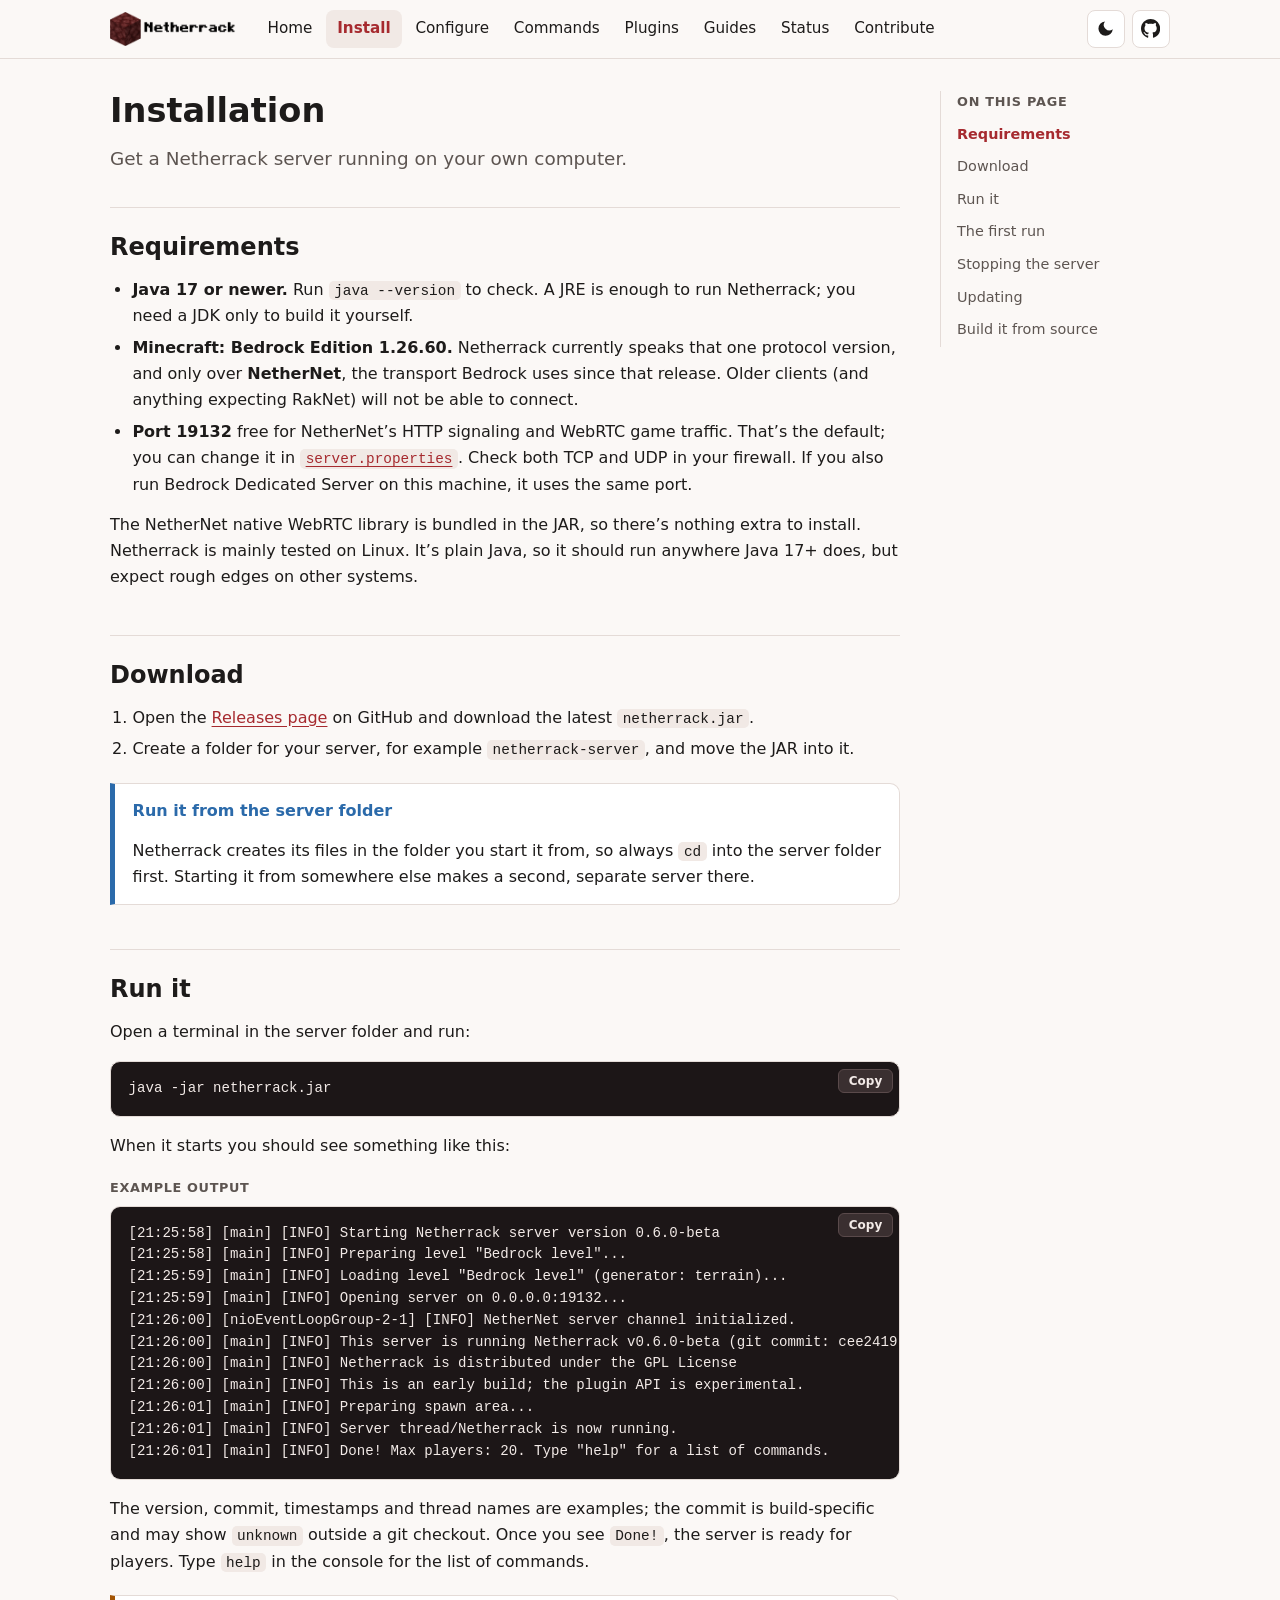
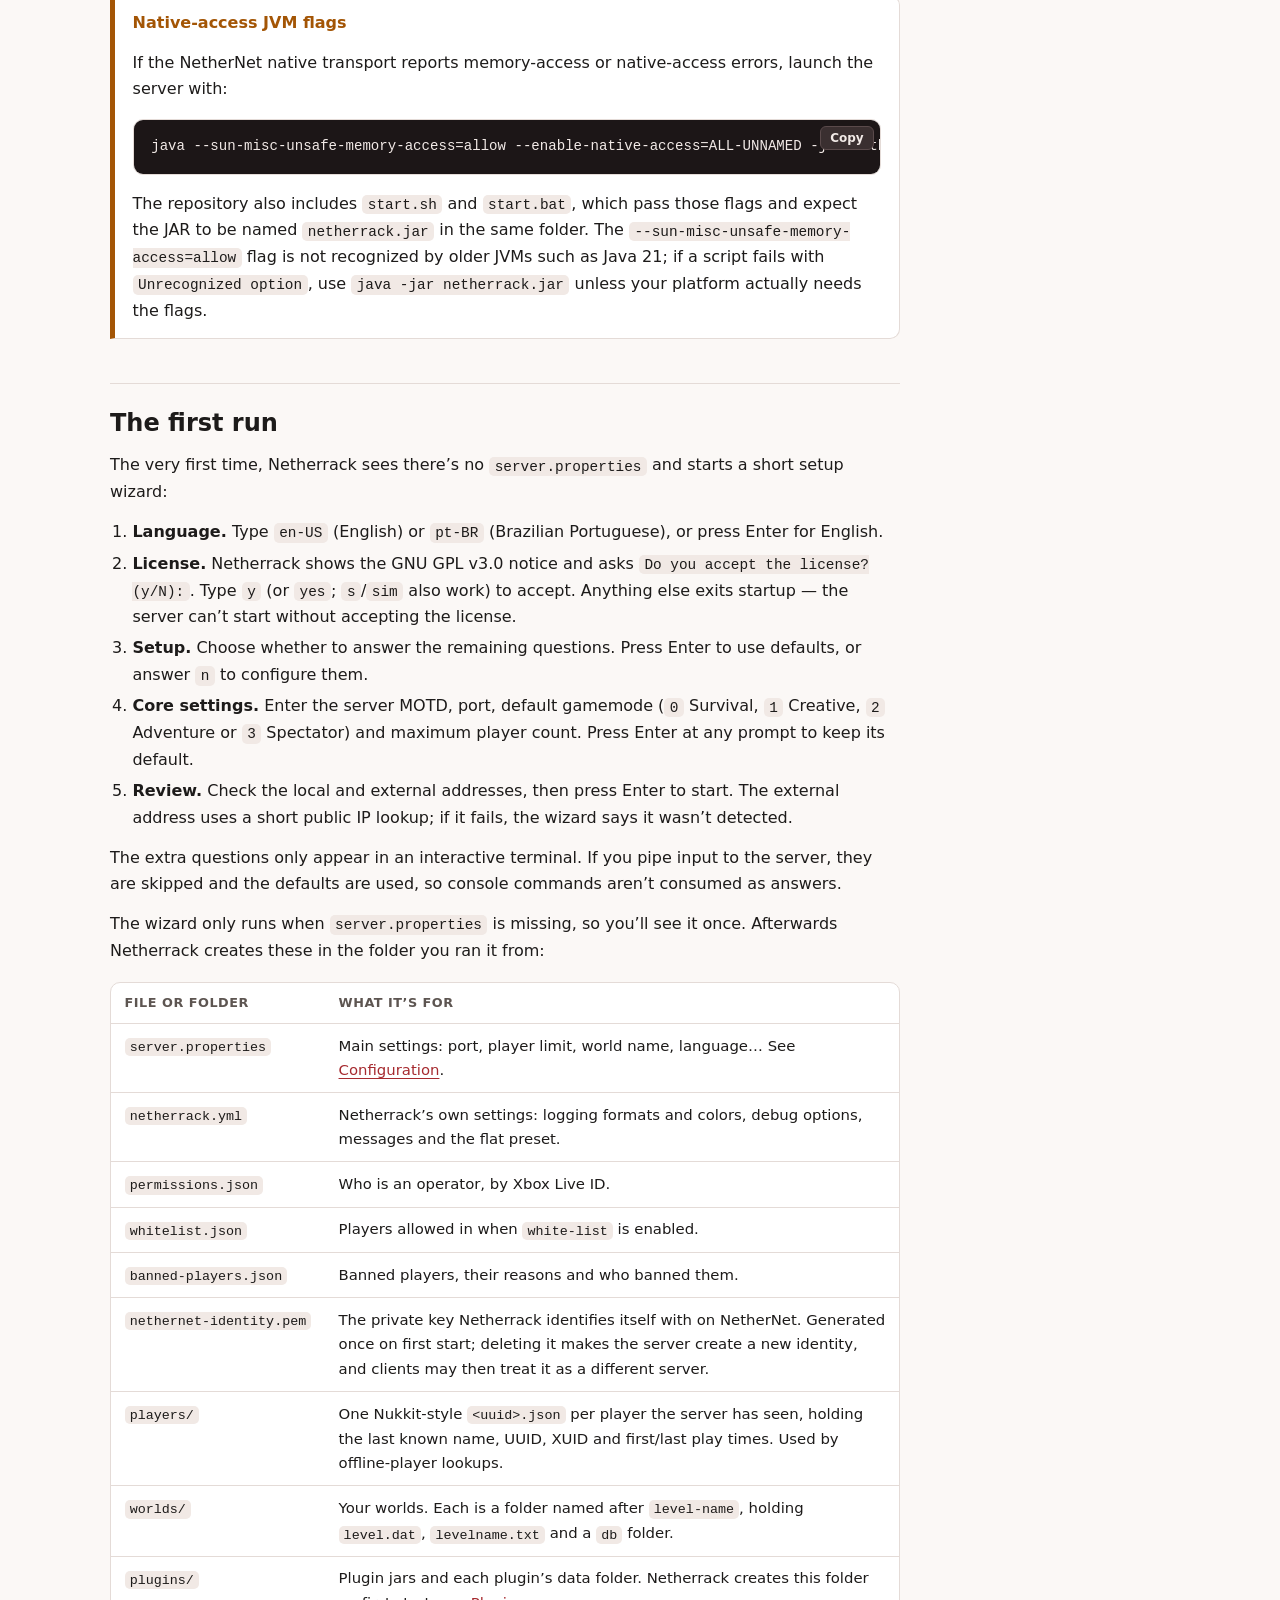
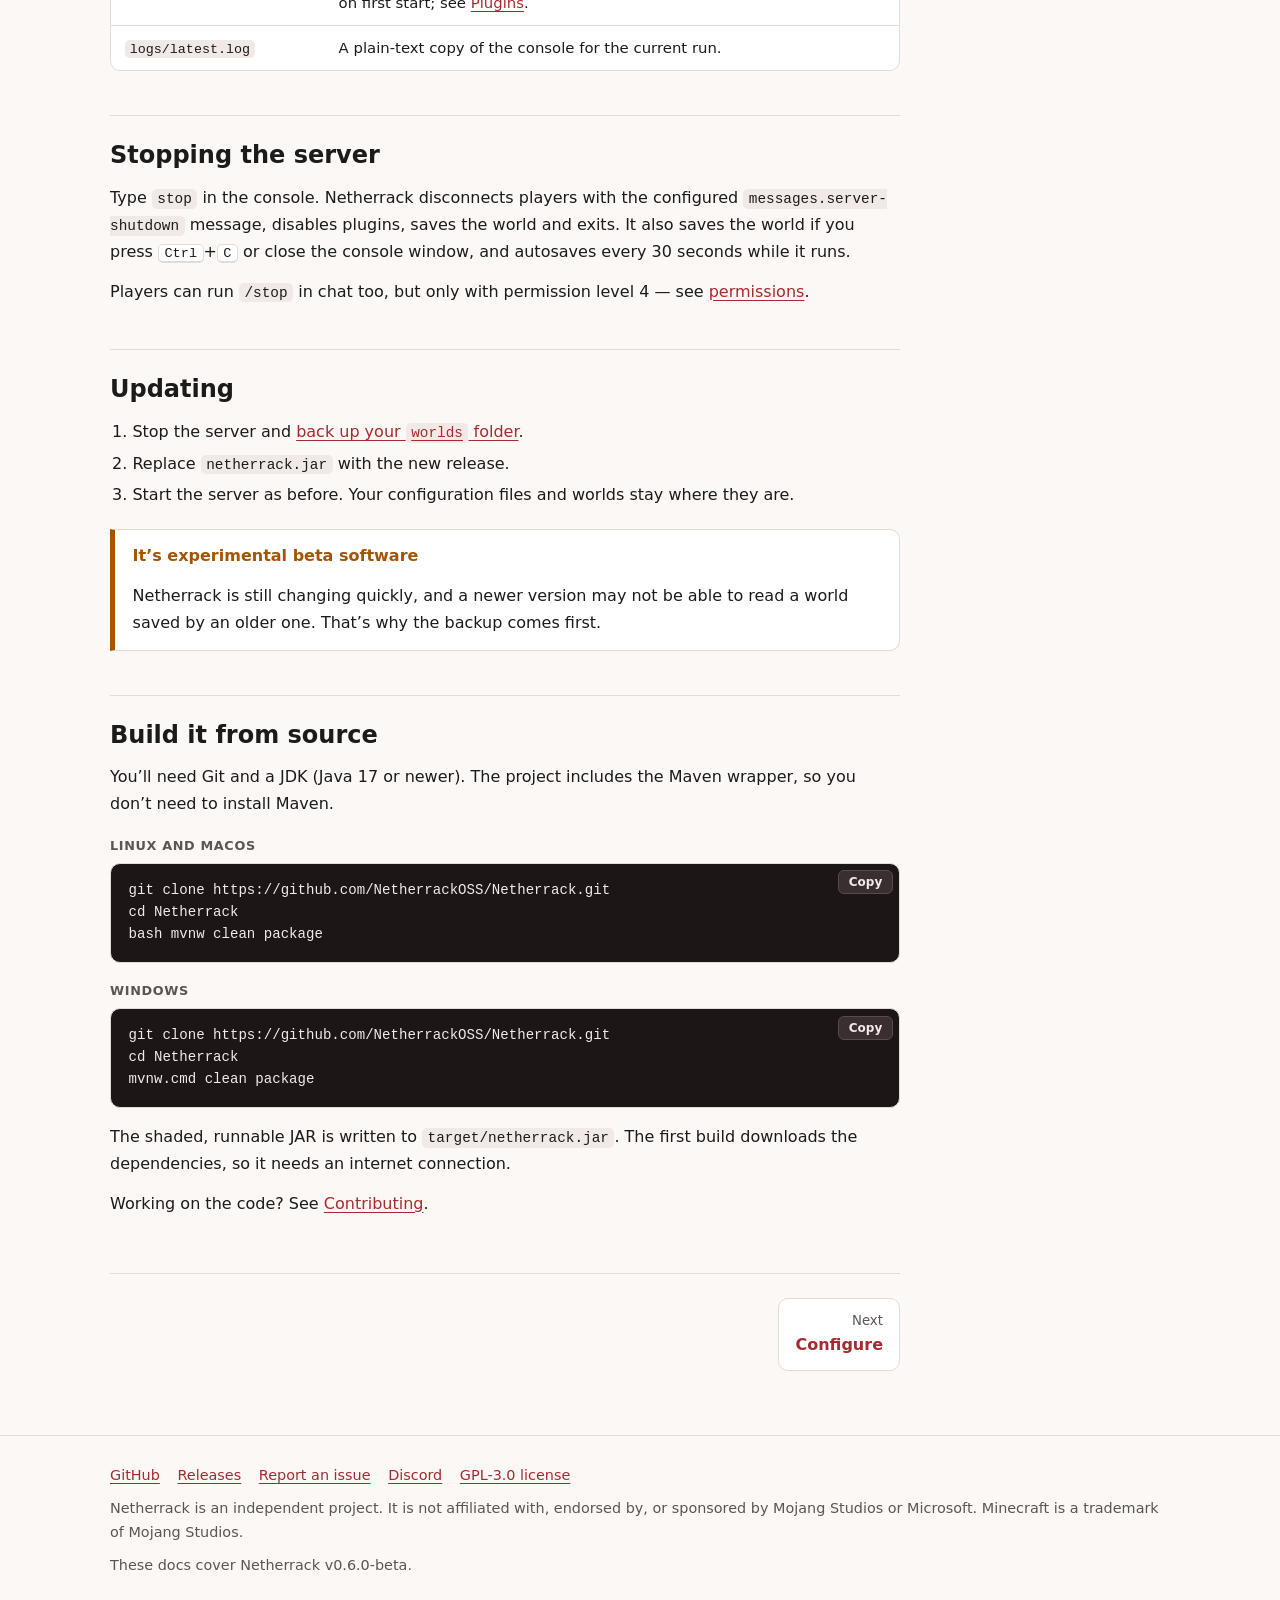
<file: installation.html>
<!DOCTYPE html>
<html lang="en">
<head>
<meta charset="utf-8">
<meta name="viewport" content="width=device-width, initial-scale=1">
<title>Installation - Netherrack</title>
<meta name="description" content="How to install and run a Netherrack server: requirements, downloading the JAR, the first-run setup wizard, stopping the server and building from source.">
<meta name="theme-color" media="(prefers-color-scheme: light)" content="#fbf8f6">
<meta name="theme-color" media="(prefers-color-scheme: dark)" content="#141011">
<meta property="og:site_name" content="Netherrack">
<meta property="og:type" content="website">
<meta property="og:title" content="Installation - Netherrack">
<meta property="og:description" content="How to install and run a Netherrack server: requirements, downloading the JAR, the first-run setup wizard, stopping the server and building from source.">
<link rel="icon" type="image/png" href="assets/img/favicon.png">
<link rel="stylesheet" href="assets/css/style.css">
<script>(function(){var r=document.documentElement;r.classList.add('js');try{var t=localStorage.getItem('netherrack-theme');if(t==='light'||t==='dark'){r.setAttribute('data-theme',t);}}catch(e){}})();</script>
<script src="assets/js/site.js" defer></script>
</head>
<body>
<a class="skip-link" href="#main">Skip to content</a>
<header class="site-header"><div class="header-inner">
  <a class="brand" href="index.html" aria-label="Netherrack home"><img class="logo logo-light" src="assets/img/logo-light.png" width="1108" height="298" alt="Netherrack"><img class="logo logo-dark" src="assets/img/logo-dark.png" width="1108" height="298" alt="Netherrack"></a>
  <nav class="site-nav" aria-label="Main"><ul><li><a href="index.html">Home</a></li><li><a href="installation.html" aria-current="page">Install</a></li><li><a href="configuration.html">Configure</a></li><li><a href="commands.html">Commands</a></li><li><a href="plugins.html">Plugins</a></li><li><a href="guides.html">Guides</a></li><li><a href="status.html">Status</a></li><li><a href="contributing.html">Contribute</a></li></ul></nav>
  <div class="header-tools"><button class="icon-btn theme-toggle" type="button" aria-label="Switch to dark theme"><svg class="icon-moon" viewBox="0 0 24 24" aria-hidden="true" focusable="false"><path d="M21 12.8A9 9 0 1 1 11.2 3a7 7 0 0 0 9.8 9.8z"/></svg><svg class="icon-sun" viewBox="0 0 24 24" aria-hidden="true" focusable="false"><circle cx="12" cy="12" r="4.5"/><path d="M12 1.5v3M12 19.5v3M1.5 12h3M19.5 12h3M4.6 4.6l2.1 2.1M17.3 17.3l2.1 2.1M4.6 19.4l2.1-2.1M17.3 6.7l2.1-2.1" stroke="currentColor" stroke-width="2" stroke-linecap="round" fill="none"/></svg></button><a class="icon-btn" href="https://github.com/NetherrackOSS/Netherrack" aria-label="Netherrack on GitHub" title="Netherrack on GitHub"><svg viewBox="0 0 16 16" aria-hidden="true" focusable="false"><path d="M8 0C3.58 0 0 3.58 0 8c0 3.54 2.29 6.53 5.47 7.59.4.07.55-.17.55-.38 0-.19-.01-.82-.01-1.49-2.01.37-2.53-.49-2.69-.94-.09-.23-.48-.94-.82-1.13-.28-.15-.68-.52-.01-.53.63-.01 1.08.58 1.23.82.72 1.21 1.87.87 2.33.66.07-.52.28-.87.51-1.07-1.78-.2-3.64-.89-3.64-3.95 0-.87.31-1.59.82-2.15-.08-.2-.36-1.02.08-2.12 0 0 .67-.21 2.2.82.64-.18 1.32-.27 2-.27.68 0 1.36.09 2 .27 1.53-1.04 2.2-.82 2.2-.82.44 1.1.16 1.92.08 2.12.51.56.82 1.27.82 2.15 0 3.07-1.87 3.75-3.65 3.95.29.25.54.73.54 1.48 0 1.07-.01 1.93-.01 2.2 0 .21.15.46.55.38A8.013 8.013 0 0016 8c0-4.42-3.58-8-8-8z"/></svg></a></div>
</div></header>
<div class="page has-toc">
  <main id="main" class="content">

<h1>Installation</h1>
<p class="lead">Get a Netherrack server running on your own computer.</p>

<h2 id="requirements">Requirements</h2>
<ul>
  <li><strong>Java 17 or newer.</strong> Run <code>java --version</code> to check. A JRE is enough to run Netherrack; you need a JDK only to build it yourself.</li>
  <li><strong>Minecraft: Bedrock Edition 1.26.60.</strong> Netherrack currently speaks that one protocol version, and only over <strong>NetherNet</strong>, the transport Bedrock uses since that release. Older clients (and anything expecting RakNet) will not be able to connect.</li>
  <li><strong>Port 19132</strong> free for NetherNet&rsquo;s HTTP signaling and WebRTC game traffic. That&rsquo;s the default; you can change it in <a href="configuration.html#server-properties"><code>server.properties</code></a>. Check both TCP and UDP in your firewall. If you also run Bedrock Dedicated Server on this machine, it uses the same port.</li>
</ul>
<p>The NetherNet native WebRTC library is bundled in the JAR, so there&rsquo;s nothing extra to install. Netherrack is mainly tested on Linux. It&rsquo;s plain Java, so it should run anywhere Java 17+ does, but expect rough edges on other systems.</p>

<h2 id="download">Download</h2>
<ol>
  <li>Open the <a href="https://github.com/NetherrackOSS/Netherrack/releases">Releases page</a> on GitHub and download the latest <code>netherrack.jar</code>.</li>
  <li>Create a folder for your server, for example <code>netherrack-server</code>, and move the JAR into it.</li>
</ol>
<div class="callout" role="note"><span class="callout-title">Run it from the server folder</span><p>Netherrack creates its files in the folder you start it from, so always <code>cd</code> into the server folder first. Starting it from somewhere else makes a second, separate server there.</p></div>

<h2 id="run">Run it</h2>
<p>Open a terminal in the server folder and run:</p>
<pre><code>java -jar netherrack.jar</code></pre>
<p>When it starts you should see something like this:</p>
<span class="code-label">Example output</span>
<pre><code>[21:25:58] [main] [INFO] Starting Netherrack server version 0.6.0-beta
[21:25:58] [main] [INFO] Preparing level "Bedrock level"...
[21:25:59] [main] [INFO] Loading level "Bedrock level" (generator: terrain)...
[21:25:59] [main] [INFO] Opening server on 0.0.0.0:19132...
[21:26:00] [nioEventLoopGroup-2-1] [INFO] NetherNet server channel initialized.
[21:26:00] [main] [INFO] This server is running Netherrack v0.6.0-beta (git commit: cee2419)
[21:26:00] [main] [INFO] Netherrack is distributed under the GPL License
[21:26:00] [main] [INFO] This is an early build; the plugin API is experimental.
[21:26:01] [main] [INFO] Preparing spawn area...
[21:26:01] [main] [INFO] Server thread/Netherrack is now running.
[21:26:01] [main] [INFO] Done! Max players: 20. Type "help" for a list of commands.</code></pre>
<p>The version, commit, timestamps and thread names are examples; the commit is build-specific and may show <code>unknown</code> outside a git checkout. Once you see <code>Done!</code>, the server is ready for players. Type <code>help</code> in the console for the list of commands.</p>
<div class="callout callout-warning" role="note"><span class="callout-title">Native-access JVM flags</span><p>If the NetherNet native transport reports memory-access or native-access errors, launch the server with:</p><pre><code>java --sun-misc-unsafe-memory-access=allow --enable-native-access=ALL-UNNAMED -jar netherrack.jar</code></pre><p>The repository also includes <code>start.sh</code> and <code>start.bat</code>, which pass those flags and expect the JAR to be named <code>netherrack.jar</code> in the same folder. The <code>--sun-misc-unsafe-memory-access=allow</code> flag is not recognized by older JVMs such as Java 21; if a script fails with <code>Unrecognized option</code>, use <code>java -jar netherrack.jar</code> unless your platform actually needs the flags.</p></div>

<h2 id="first-run">The first run</h2>
<p>The very first time, Netherrack sees there&rsquo;s no <code>server.properties</code> and starts a short setup wizard:</p>
<ol>
  <li><strong>Language.</strong> Type <code>en-US</code> (English) or <code>pt-BR</code> (Brazilian Portuguese), or press Enter for English.</li>
  <li><strong>License.</strong> Netherrack shows the GNU GPL v3.0 notice and asks <code>Do you accept the license? (y/N):</code>. Type <code>y</code> (or <code>yes</code>; <code>s</code>/<code>sim</code> also work) to accept. Anything else exits startup &mdash; the server can&rsquo;t start without accepting the license.</li>
  <li><strong>Setup.</strong> Choose whether to answer the remaining questions. Press Enter to use defaults, or answer <code>n</code> to configure them.</li>
  <li><strong>Core settings.</strong> Enter the server MOTD, port, default gamemode (<code>0</code> Survival, <code>1</code> Creative, <code>2</code> Adventure or <code>3</code> Spectator) and maximum player count. Press Enter at any prompt to keep its default.</li>
  <li><strong>Review.</strong> Check the local and external addresses, then press Enter to start. The external address uses a short public IP lookup; if it fails, the wizard says it wasn&rsquo;t detected.</li>
</ol>
<p>The extra questions only appear in an interactive terminal. If you pipe input to the server, they are skipped and the defaults are used, so console commands aren&rsquo;t consumed as answers.</p>
<p>The wizard only runs when <code>server.properties</code> is missing, so you&rsquo;ll see it once. Afterwards Netherrack creates these in the folder you ran it from:</p>
<div class="table-wrap"><table><thead><tr><th scope="col">File or folder</th><th scope="col">What it&rsquo;s for</th></tr></thead><tbody><tr><td><code>server.properties</code></td><td>Main settings: port, player limit, world name, language&hellip; See <a href="configuration.html#server-properties">Configuration</a>.</td></tr><tr><td><code>netherrack.yml</code></td><td>Netherrack&rsquo;s own settings: logging formats and colors, debug options, messages and the flat preset.</td></tr><tr><td><code>permissions.json</code></td><td>Who is an operator, by Xbox Live ID.</td></tr><tr><td><code>whitelist.json</code></td><td>Players allowed in when <code>white-list</code> is enabled.</td></tr><tr><td><code>banned-players.json</code></td><td>Banned players, their reasons and who banned them.</td></tr><tr><td><code>nethernet-identity.pem</code></td><td>The private key Netherrack identifies itself with on NetherNet. Generated once on first start; deleting it makes the server create a new identity, and clients may then treat it as a different server.</td></tr><tr><td><code>players/</code></td><td>One Nukkit-style <code>&lt;uuid&gt;.json</code> per player the server has seen, holding the last known name, UUID, XUID and first/last play times. Used by offline-player lookups.</td></tr><tr><td><code>worlds/</code></td><td>Your worlds. Each is a folder named after <code>level-name</code>, holding <code>level.dat</code>, <code>levelname.txt</code> and a <code>db</code> folder.</td></tr><tr><td><code>plugins/</code></td><td>Plugin jars and each plugin&rsquo;s data folder. Netherrack creates this folder on first start; see <a href="plugins.html">Plugins</a>.</td></tr><tr><td><code>logs/latest.log</code></td><td>A plain-text copy of the console for the current run.</td></tr></tbody></table></div>

<h2 id="stopping">Stopping the server</h2>
<p>Type <code>stop</code> in the console. Netherrack disconnects players with the configured <code>messages.server-shutdown</code> message, disables plugins, saves the world and exits. It also saves the world if you press <kbd>Ctrl</kbd>+<kbd>C</kbd> or close the console window, and autosaves every 30 seconds while it runs.</p>
<p>Players can run <code>/stop</code> in chat too, but only with permission level 4 &mdash; see <a href="commands.html#permissions">permissions</a>.</p>

<h2 id="updating">Updating</h2>
<ol>
  <li>Stop the server and <a href="guides.html#backup">back up your <code>worlds</code> folder</a>.</li>
  <li>Replace <code>netherrack.jar</code> with the new release.</li>
  <li>Start the server as before. Your configuration files and worlds stay where they are.</li>
</ol>
<div class="callout callout-warning" role="note"><span class="callout-title">It’s experimental beta software</span><p>Netherrack is still changing quickly, and a newer version may not be able to read a world saved by an older one. That&rsquo;s why the backup comes first.</p></div>

<h2 id="build">Build it from source</h2>
<p>You&rsquo;ll need Git and a JDK (Java 17 or newer). The project includes the Maven wrapper, so you don&rsquo;t need to install Maven.</p>
<span class="code-label">Linux and macOS</span>
<pre><code>git clone https://github.com/NetherrackOSS/Netherrack.git
cd Netherrack
bash mvnw clean package</code></pre>
<span class="code-label">Windows</span>
<pre><code>git clone https://github.com/NetherrackOSS/Netherrack.git
cd Netherrack
mvnw.cmd clean package</code></pre>
<p>The shaded, runnable JAR is written to <code>target/netherrack.jar</code>. The first build downloads the dependencies, so it needs an internet connection.</p>
<p>Working on the code? See <a href="contributing.html">Contributing</a>.</p>

<nav class="pager" aria-label="Pages"><a class="next" href="configuration.html"><small>Next</small>Configure</a></nav>
  </main>
  <aside class="toc" aria-label="On this page" hidden><h2 class="toc-title">On this page</h2><ul id="toc-list"></ul></aside>
</div>
<footer class="site-footer"><div class="footer-inner">
  <ul class="footer-links"><li><a href="https://github.com/NetherrackOSS/Netherrack">GitHub</a></li><li><a href="https://github.com/NetherrackOSS/Netherrack/releases">Releases</a></li><li><a href="https://github.com/NetherrackOSS/Netherrack/issues">Report an issue</a></li><li><a href="https://discord.gg/JFUz2G8H4V">Discord</a></li><li><a href="https://github.com/NetherrackOSS/Netherrack/blob/main/LICENSE">GPL-3.0 license</a></li></ul>
  <p>Netherrack is an independent project. It is not affiliated with, endorsed by, or sponsored by Mojang Studios or Microsoft. Minecraft is a trademark of Mojang Studios.</p>
  <p>These docs cover Netherrack v0.6.0-beta.</p>
</div></footer>
</body>
</html>
</file>
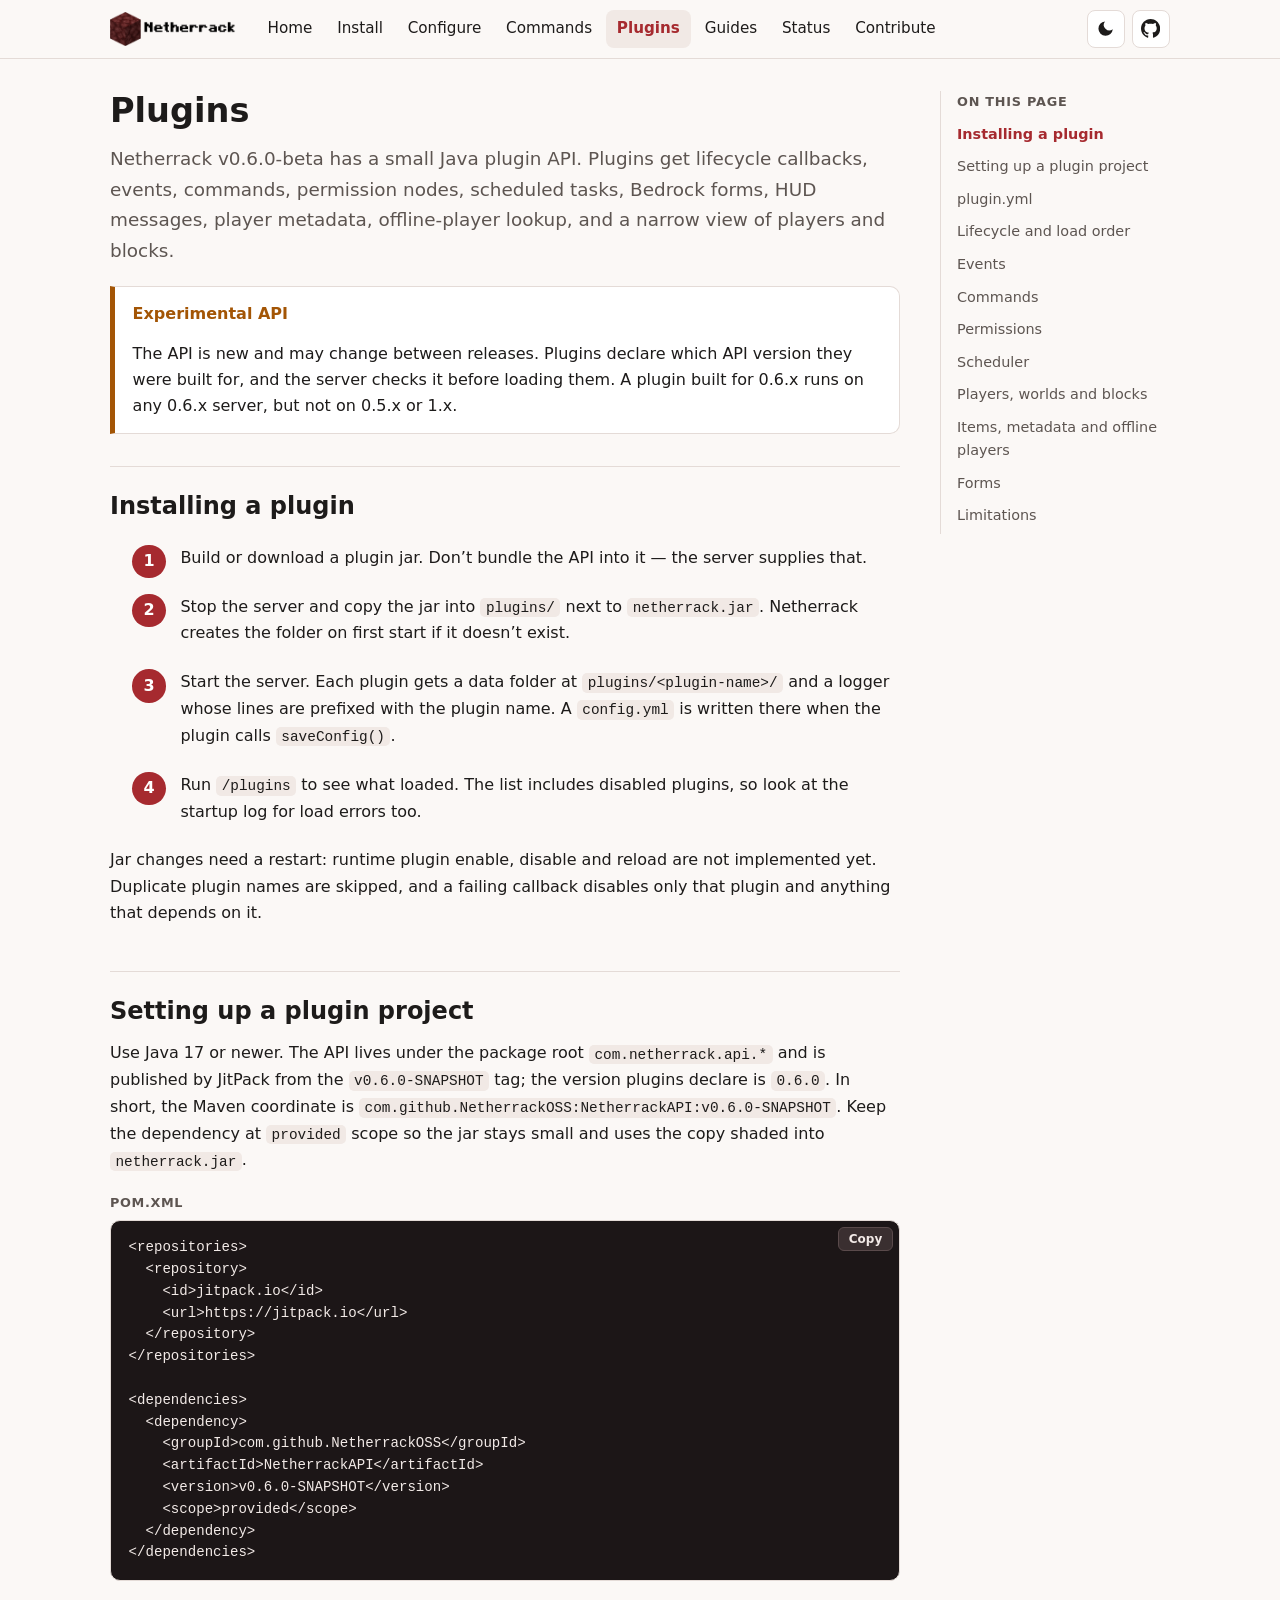
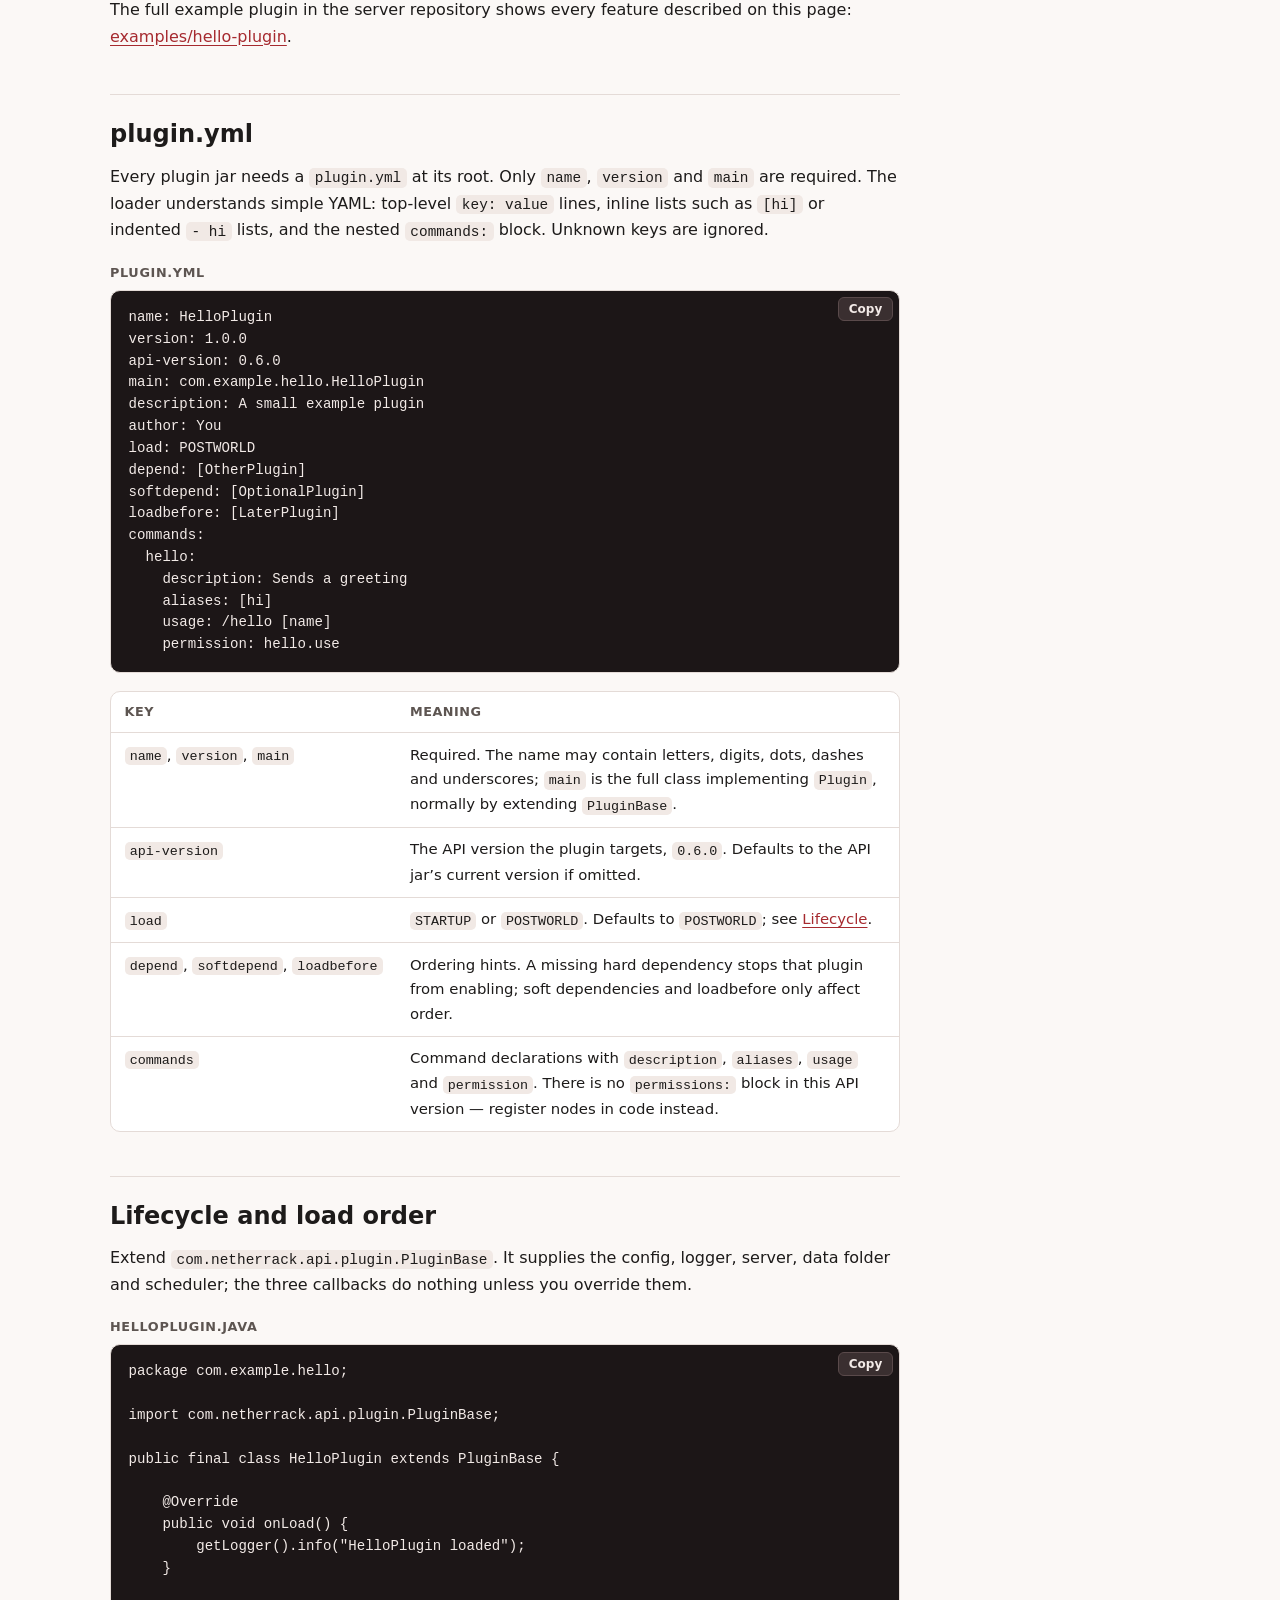
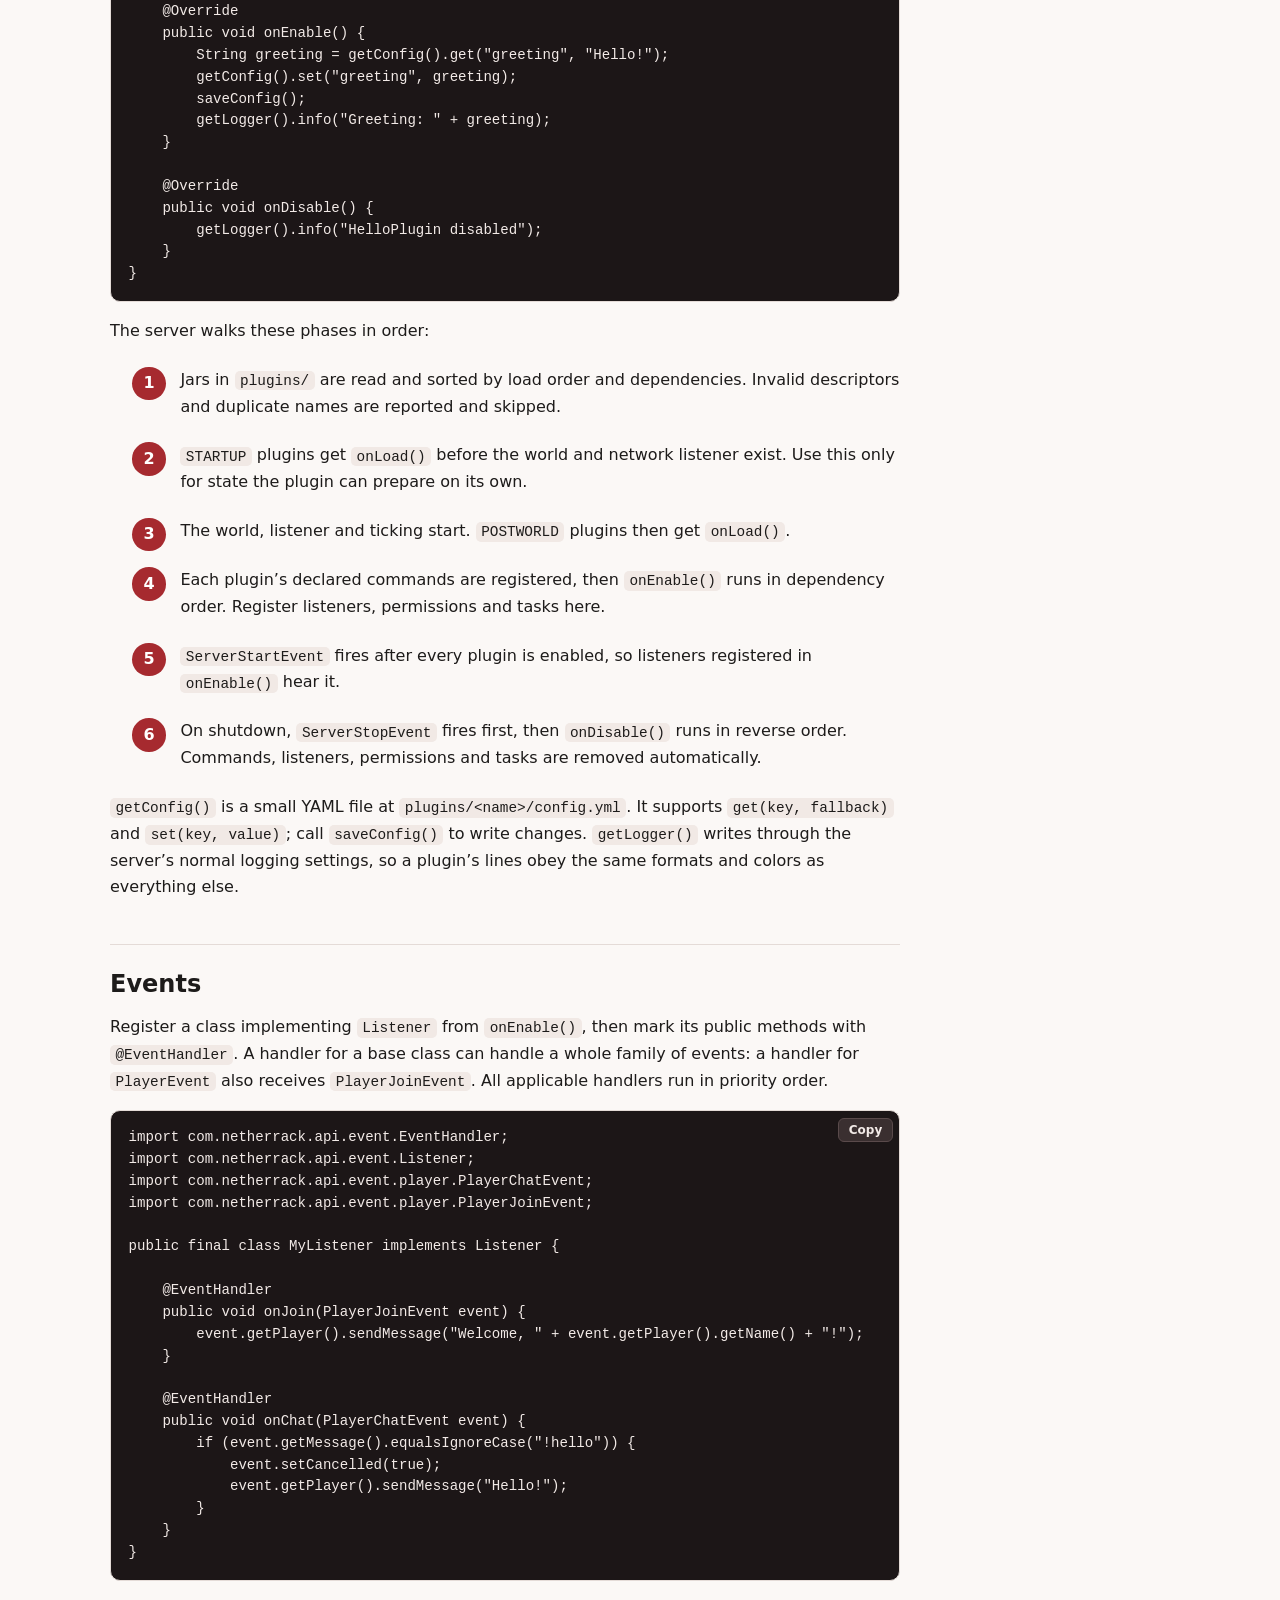
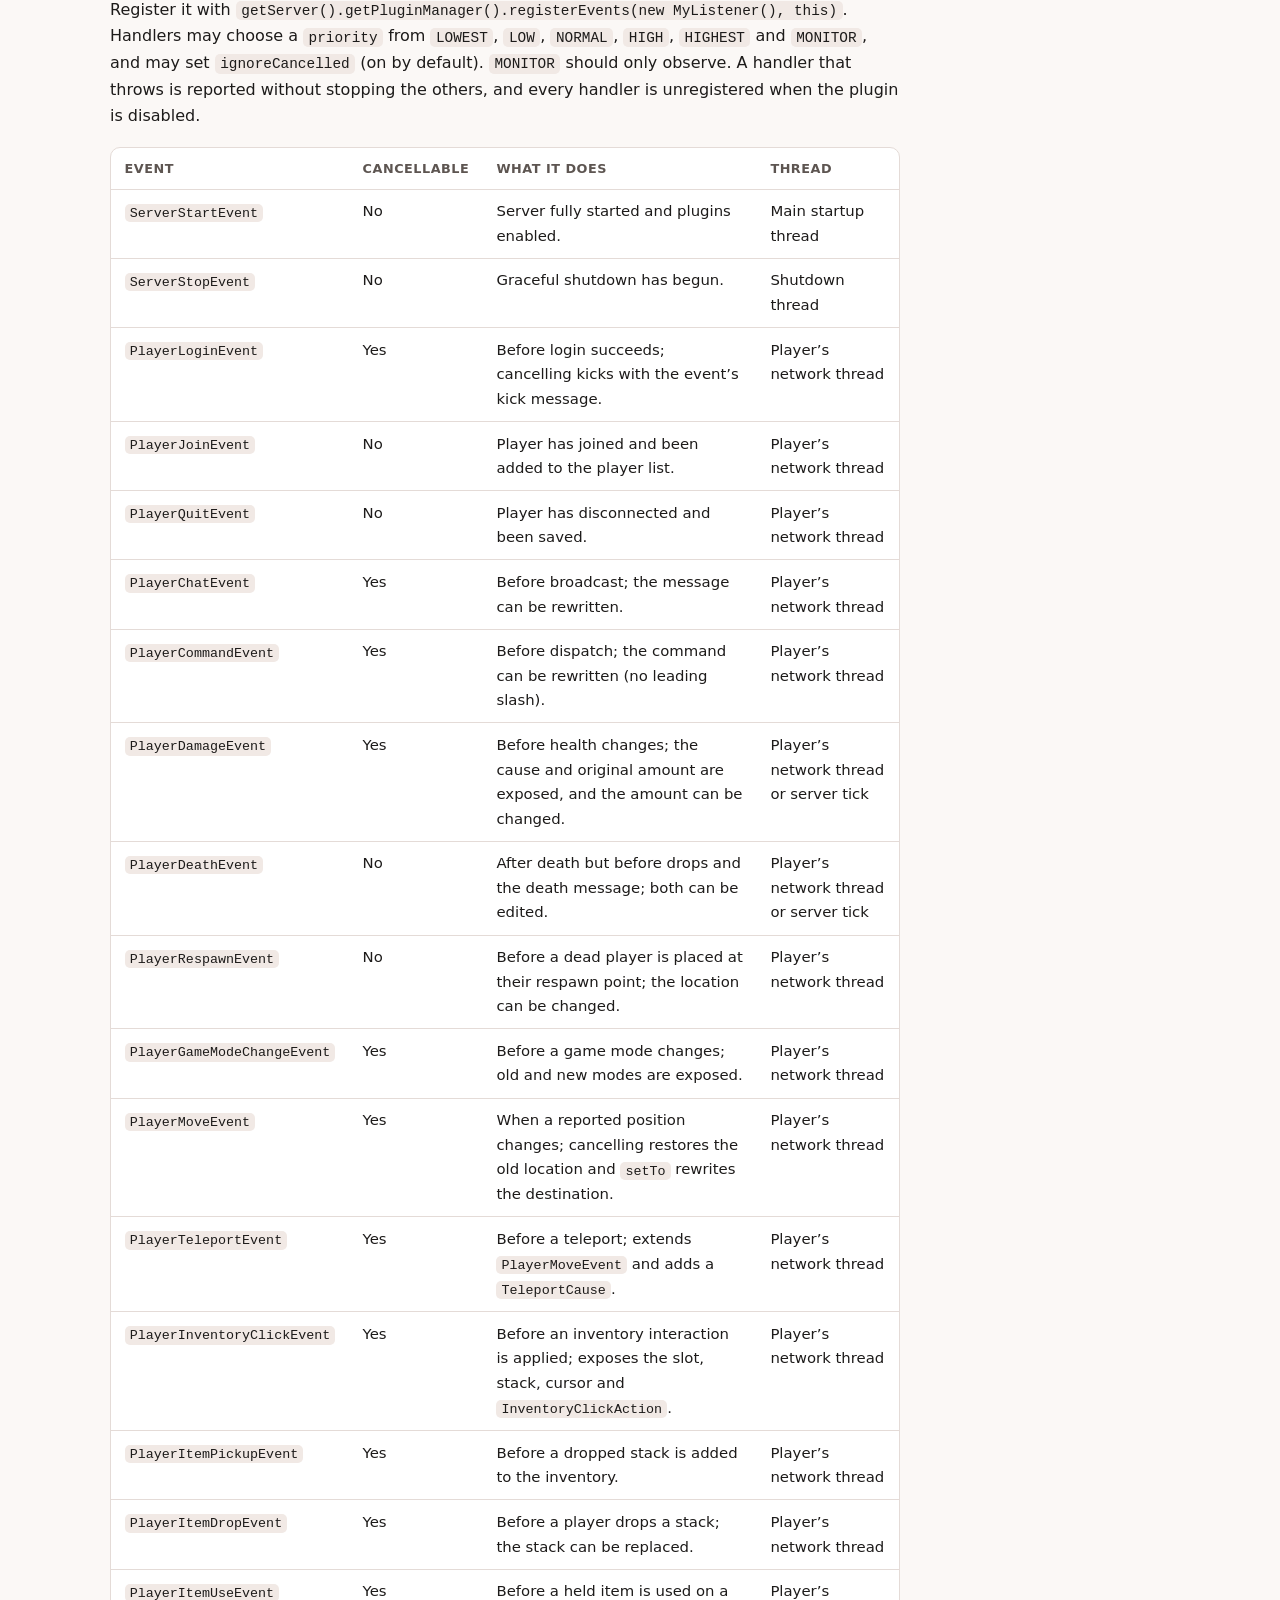
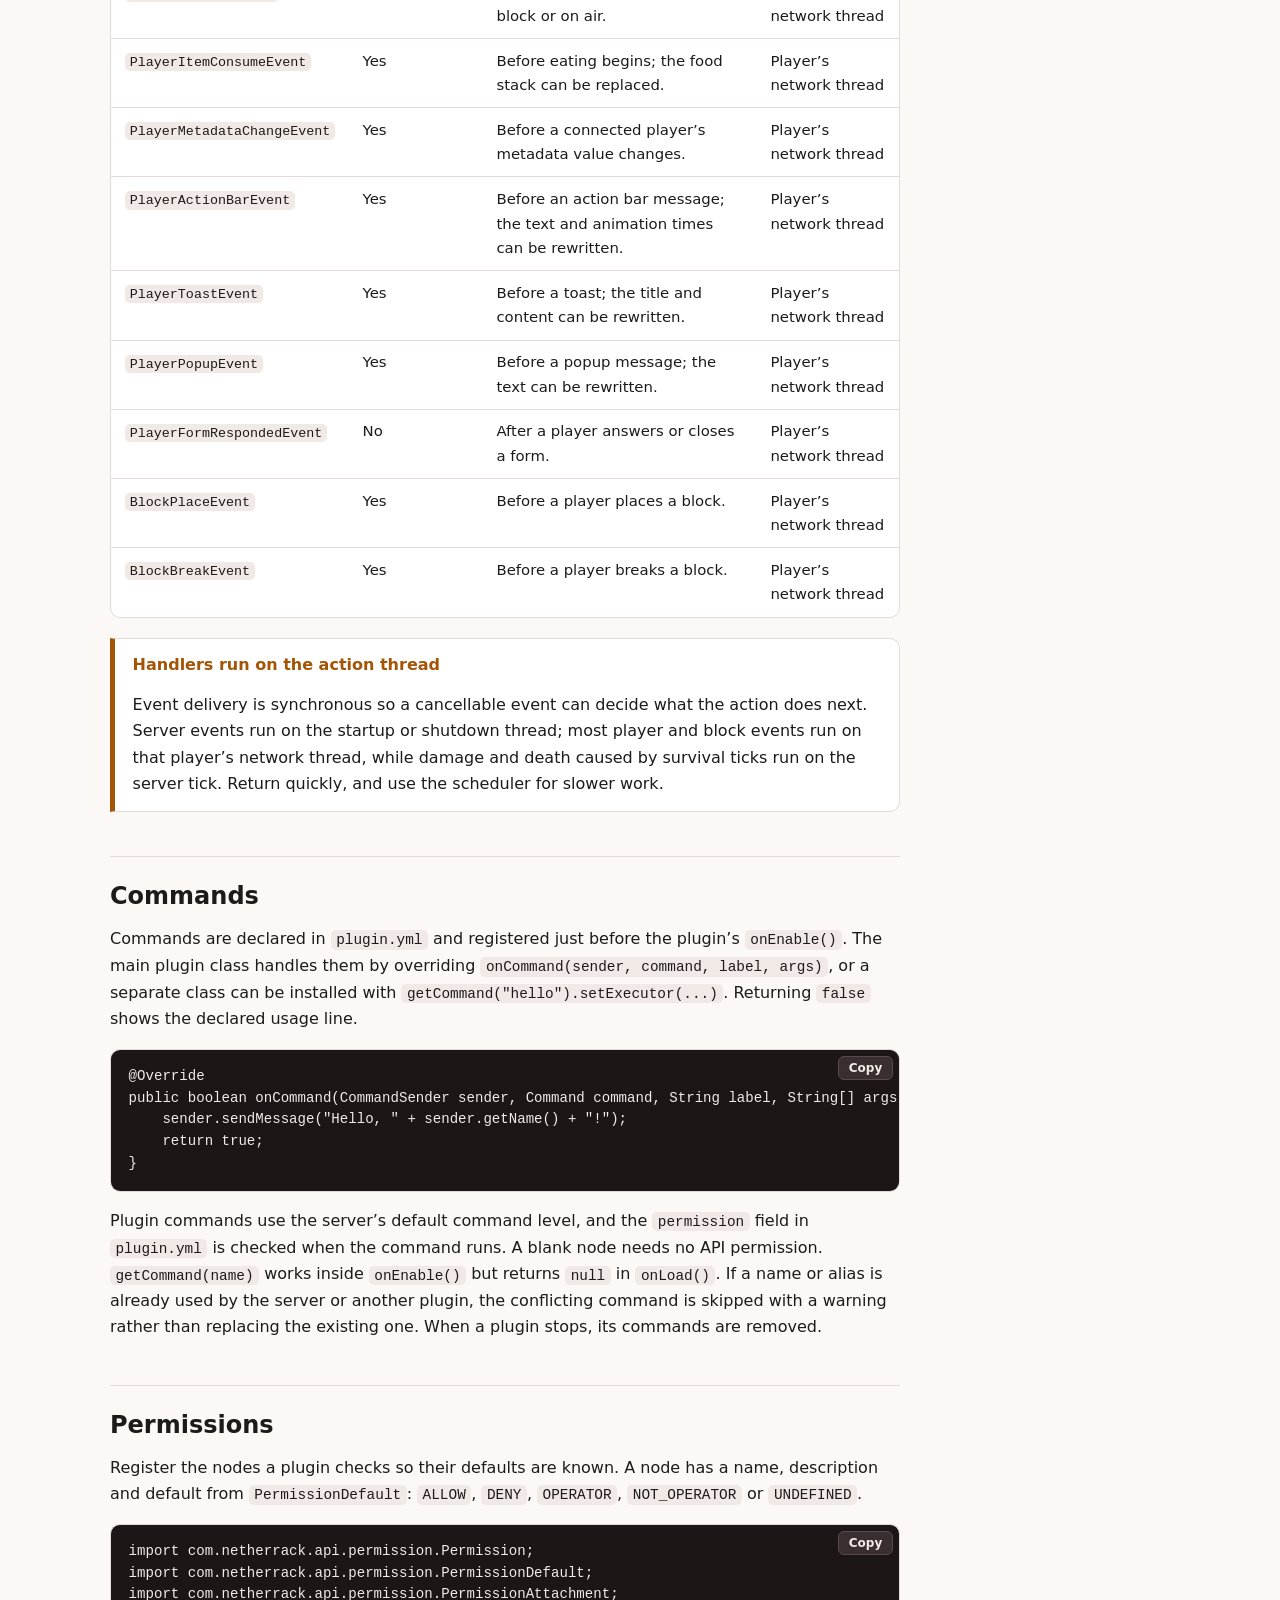
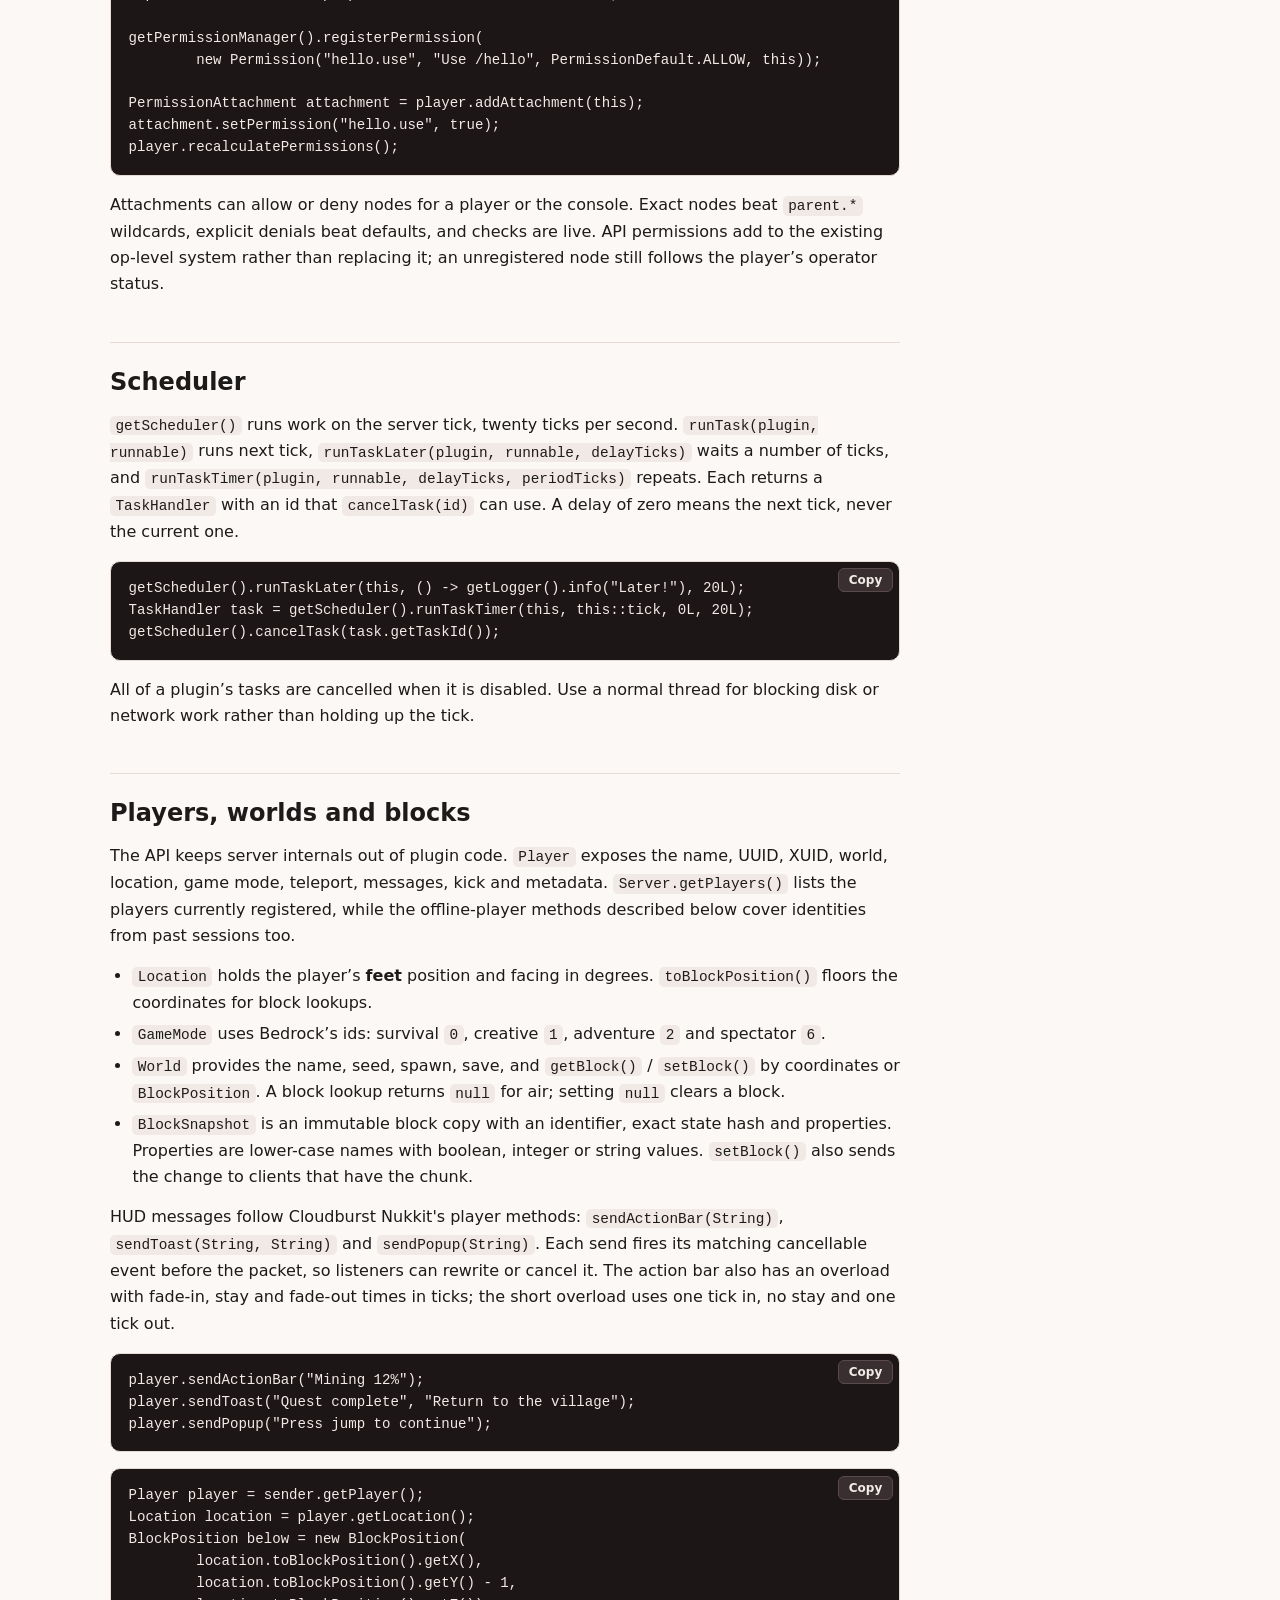
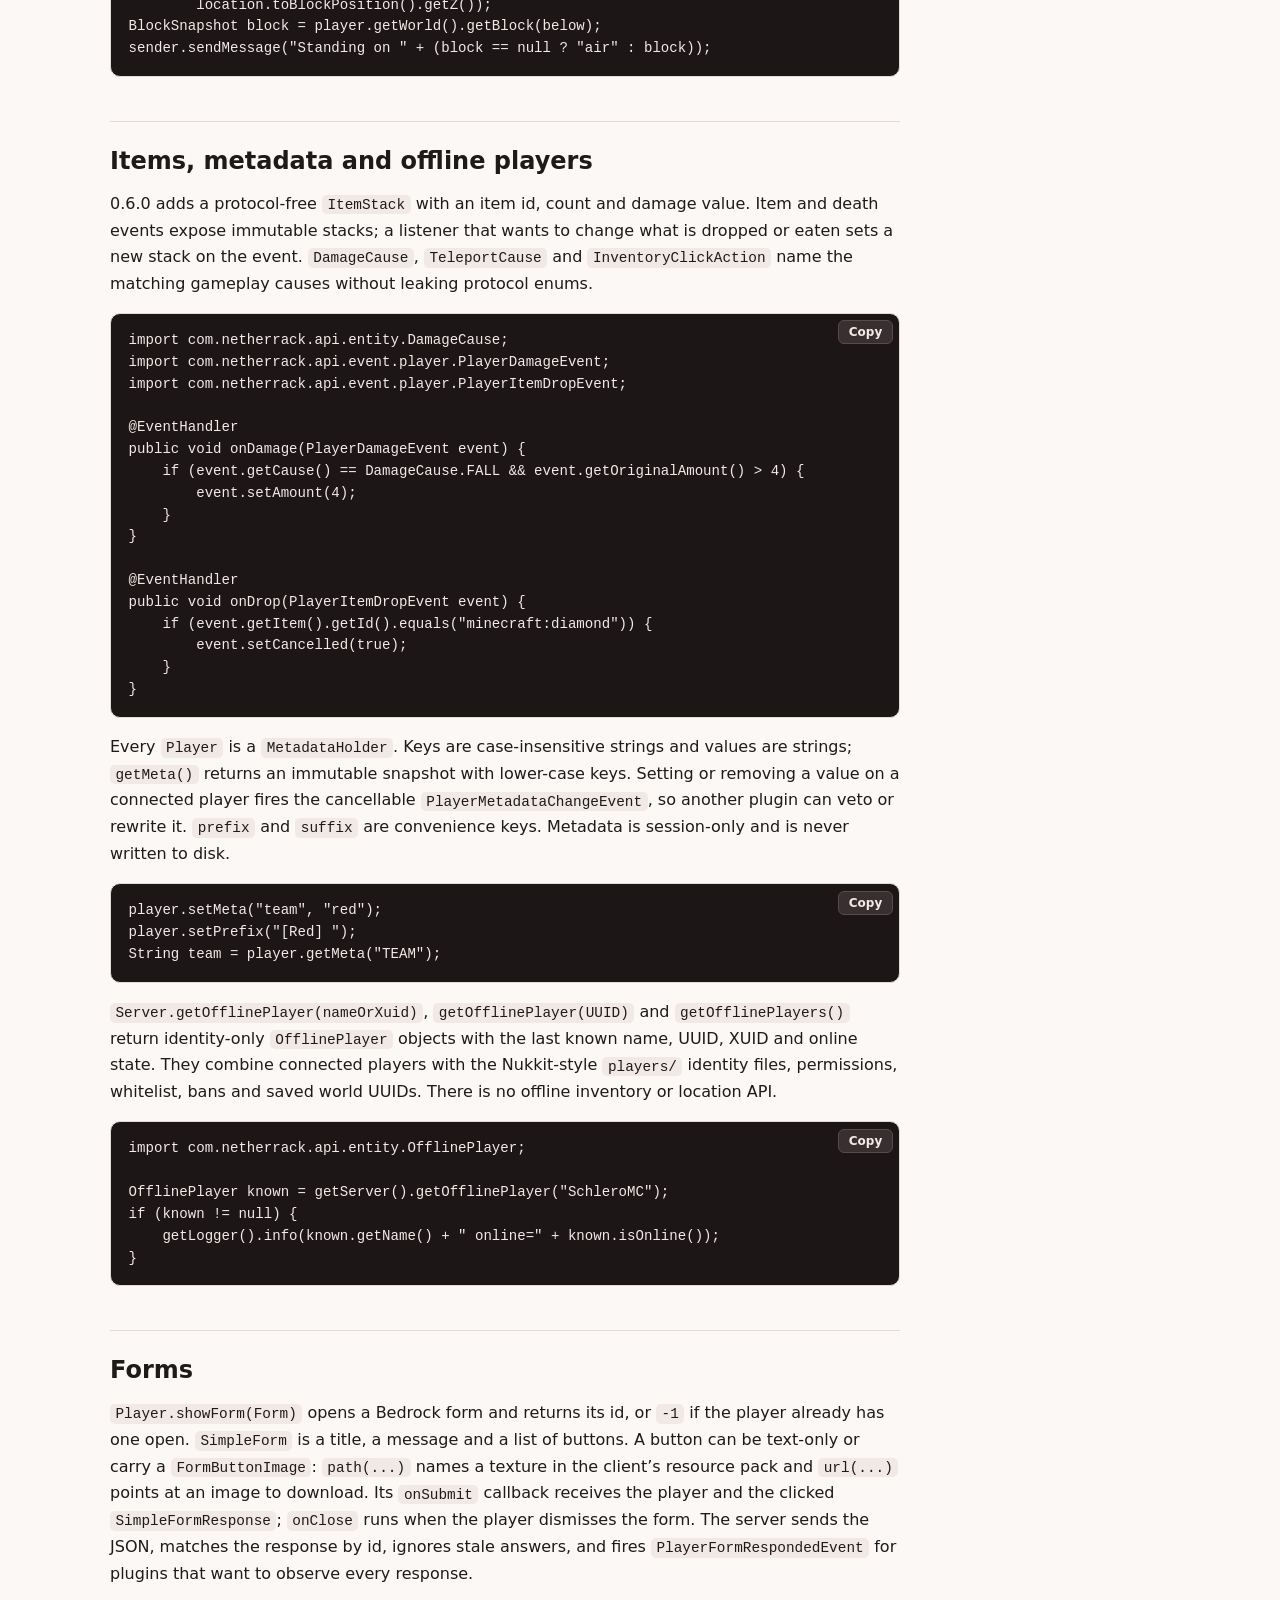
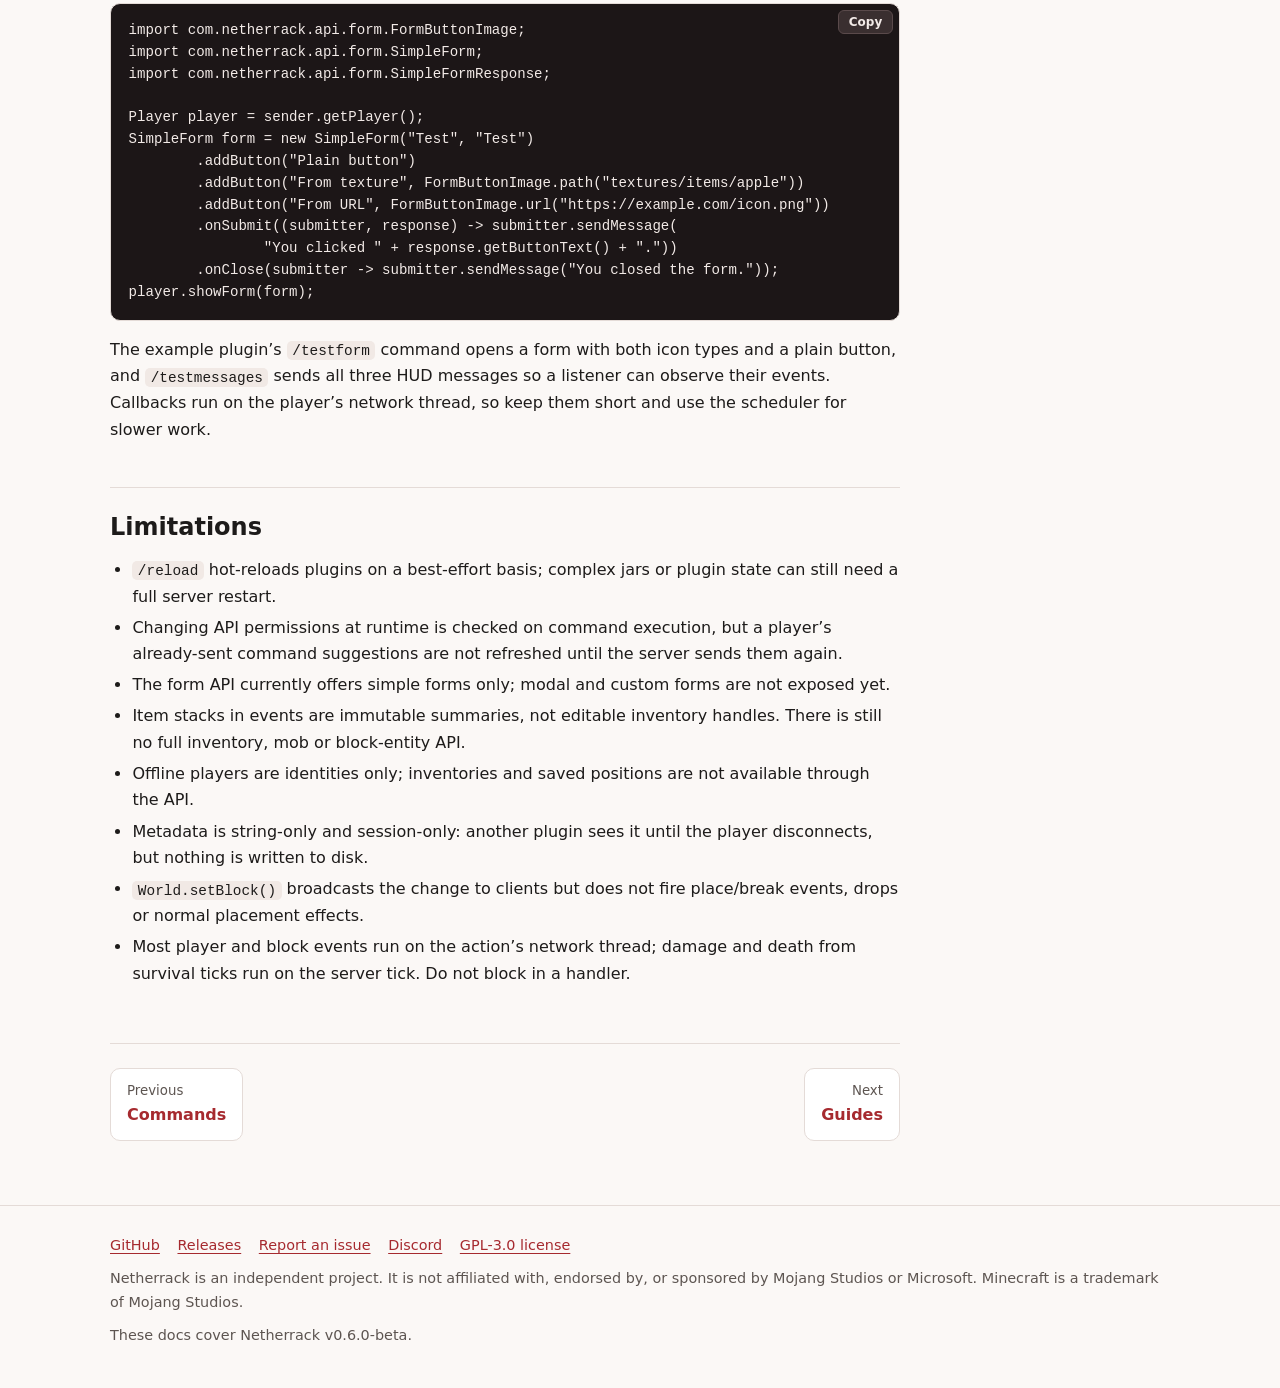
<file: plugins.html>
<!DOCTYPE html>
<html lang="en">
<head>
<meta charset="utf-8">
<meta name="viewport" content="width=device-width, initial-scale=1">
<title>Plugins - Netherrack</title>
<meta name="description" content="Write plugins for Netherrack v0.6.0-beta: Maven setup, plugin.yml, lifecycle events, commands, permissions, the scheduler and the player/world API.">
<meta name="theme-color" media="(prefers-color-scheme: light)" content="#fbf8f6">
<meta name="theme-color" media="(prefers-color-scheme: dark)" content="#141011">
<meta property="og:site_name" content="Netherrack">
<meta property="og:type" content="website">
<meta property="og:title" content="Plugins - Netherrack">
<meta property="og:description" content="Write plugins for Netherrack v0.6.0-beta: Maven setup, plugin.yml, lifecycle events, commands, permissions, the scheduler and the player/world API.">
<link rel="icon" type="image/png" href="assets/img/favicon.png">
<link rel="stylesheet" href="assets/css/style.css">
<script>(function(){var r=document.documentElement;r.classList.add('js');try{var t=localStorage.getItem('netherrack-theme');if(t==='light'||t==='dark'){r.setAttribute('data-theme',t);}}catch(e){}})();</script>
<script src="assets/js/site.js" defer></script>
</head>
<body>
<a class="skip-link" href="#main">Skip to content</a>
<header class="site-header"><div class="header-inner">
  <a class="brand" href="index.html" aria-label="Netherrack home"><img class="logo logo-light" src="assets/img/logo-light.png" width="1108" height="298" alt="Netherrack"><img class="logo logo-dark" src="assets/img/logo-dark.png" width="1108" height="298" alt="Netherrack"></a>
  <nav class="site-nav" aria-label="Main"><ul><li><a href="index.html">Home</a></li><li><a href="installation.html">Install</a></li><li><a href="configuration.html">Configure</a></li><li><a href="commands.html">Commands</a></li><li><a href="plugins.html" aria-current="page">Plugins</a></li><li><a href="guides.html">Guides</a></li><li><a href="status.html">Status</a></li><li><a href="contributing.html">Contribute</a></li></ul></nav>
  <div class="header-tools"><button class="icon-btn theme-toggle" type="button" aria-label="Switch to dark theme"><svg class="icon-moon" viewBox="0 0 24 24" aria-hidden="true" focusable="false"><path d="M21 12.8A9 9 0 1 1 11.2 3a7 7 0 0 0 9.8 9.8z"/></svg><svg class="icon-sun" viewBox="0 0 24 24" aria-hidden="true" focusable="false"><circle cx="12" cy="12" r="4.5"/><path d="M12 1.5v3M12 19.5v3M1.5 12h3M19.5 12h3M4.6 4.6l2.1 2.1M17.3 17.3l2.1 2.1M4.6 19.4l2.1-2.1M17.3 6.7l2.1-2.1" stroke="currentColor" stroke-width="2" stroke-linecap="round" fill="none"/></svg></button><a class="icon-btn" href="https://github.com/NetherrackOSS/Netherrack" aria-label="Netherrack on GitHub" title="Netherrack on GitHub"><svg viewBox="0 0 16 16" aria-hidden="true" focusable="false"><path d="M8 0C3.58 0 0 3.58 0 8c0 3.54 2.29 6.53 5.47 7.59.4.07.55-.17.55-.38 0-.19-.01-.82-.01-1.49-2.01.37-2.53-.49-2.69-.94-.09-.23-.48-.94-.82-1.13-.28-.15-.68-.52-.01-.53.63-.01 1.08.58 1.23.82.72 1.21 1.87.87 2.33.66.07-.52.28-.87.51-1.07-1.78-.2-3.64-.89-3.64-3.95 0-.87.31-1.59.82-2.15-.08-.2-.36-1.02.08-2.12 0 0 .67-.21 2.2.82.64-.18 1.32-.27 2-.27.68 0 1.36.09 2 .27 1.53-1.04 2.2-.82 2.2-.82.44 1.1.16 1.92.08 2.12.51.56.82 1.27.82 2.15 0 3.07-1.87 3.75-3.65 3.95.29.25.54.73.54 1.48 0 1.07-.01 1.93-.01 2.2 0 .21.15.46.55.38A8.013 8.013 0 0016 8c0-4.42-3.58-8-8-8z"/></svg></a></div>
</div></header>
<div class="page has-toc">
  <main id="main" class="content">

<h1>Plugins</h1>
<p class="lead">Netherrack v0.6.0-beta has a small Java plugin API. Plugins get lifecycle callbacks, events, commands, permission nodes, scheduled tasks, Bedrock forms, HUD messages, player metadata, offline-player lookup, and a narrow view of players and blocks.</p>

<div class="callout callout-warning" role="note"><span class="callout-title">Experimental API</span><p>The API is new and may change between releases. Plugins declare which API version they were built for, and the server checks it before loading them. A plugin built for 0.6.x runs on any 0.6.x server, but not on 0.5.x or 1.x.</p></div>

<h2 id="installing">Installing a plugin</h2>
<ol class="steps">
  <li><p>Build or download a plugin jar. Don&rsquo;t bundle the API into it &mdash; the server supplies that.</p></li>
  <li><p>Stop the server and copy the jar into <code>plugins/</code> next to <code>netherrack.jar</code>. Netherrack creates the folder on first start if it doesn&rsquo;t exist.</p></li>
  <li><p>Start the server. Each plugin gets a data folder at <code>plugins/&lt;plugin-name&gt;/</code> and a logger whose lines are prefixed with the plugin name. A <code>config.yml</code> is written there when the plugin calls <code>saveConfig()</code>.</p></li>
  <li><p>Run <code>/plugins</code> to see what loaded. The list includes disabled plugins, so look at the startup log for load errors too.</p></li>
</ol>
<p>Jar changes need a restart: runtime plugin enable, disable and reload are not implemented yet. Duplicate plugin names are skipped, and a failing callback disables only that plugin and anything that depends on it.</p>

<h2 id="maven">Setting up a plugin project</h2>
<p>Use Java 17 or newer. The API lives under the package root <code>com.netherrack.api.*</code> and is published by JitPack from the <code>v0.6.0-SNAPSHOT</code> tag; the version plugins declare is <code>0.6.0</code>. In short, the Maven coordinate is <code>com.github.NetherrackOSS:NetherrackAPI:v0.6.0-SNAPSHOT</code>. Keep the dependency at <code>provided</code> scope so the jar stays small and uses the copy shaded into <code>netherrack.jar</code>.</p>
<span class="code-label">pom.xml</span>
<pre><code>&lt;repositories&gt;
  &lt;repository&gt;
    &lt;id&gt;jitpack.io&lt;/id&gt;
    &lt;url&gt;https://jitpack.io&lt;/url&gt;
  &lt;/repository&gt;
&lt;/repositories&gt;

&lt;dependencies&gt;
  &lt;dependency&gt;
    &lt;groupId&gt;com.github.NetherrackOSS&lt;/groupId&gt;
    &lt;artifactId&gt;NetherrackAPI&lt;/artifactId&gt;
    &lt;version&gt;v0.6.0-SNAPSHOT&lt;/version&gt;
    &lt;scope&gt;provided&lt;/scope&gt;
  &lt;/dependency&gt;
&lt;/dependencies&gt;</code></pre>
<p>The full example plugin in the server repository shows every feature described on this page: <a href="https://github.com/NetherrackOSS/Netherrack/tree/main/examples/hello-plugin">examples/hello-plugin</a>.</p>

<h2 id="descriptor">plugin.yml</h2>
<p>Every plugin jar needs a <code>plugin.yml</code> at its root. Only <code>name</code>, <code>version</code> and <code>main</code> are required. The loader understands simple YAML: top-level <code>key: value</code> lines, inline lists such as <code>[hi]</code> or indented <code>- hi</code> lists, and the nested <code>commands:</code> block. Unknown keys are ignored.</p>
<span class="code-label">plugin.yml</span>
<pre><code>name: HelloPlugin
version: 1.0.0
api-version: 0.6.0
main: com.example.hello.HelloPlugin
description: A small example plugin
author: You
load: POSTWORLD
depend: [OtherPlugin]
softdepend: [OptionalPlugin]
loadbefore: [LaterPlugin]
commands:
  hello:
    description: Sends a greeting
    aliases: [hi]
    usage: /hello [name]
    permission: hello.use</code></pre>
<div class="table-wrap"><table><thead><tr><th scope="col">Key</th><th scope="col">Meaning</th></tr></thead><tbody><tr><td><code>name</code>, <code>version</code>, <code>main</code></td><td>Required. The name may contain letters, digits, dots, dashes and underscores; <code>main</code> is the full class implementing <code>Plugin</code>, normally by extending <code>PluginBase</code>.</td></tr><tr><td><code>api-version</code></td><td>The API version the plugin targets, <code>0.6.0</code>. Defaults to the API jar&rsquo;s current version if omitted.</td></tr><tr><td><code>load</code></td><td><code>STARTUP</code> or <code>POSTWORLD</code>. Defaults to <code>POSTWORLD</code>; see <a href="#lifecycle">Lifecycle</a>.</td></tr><tr><td><code>depend</code>, <code>softdepend</code>, <code>loadbefore</code></td><td>Ordering hints. A missing hard dependency stops that plugin from enabling; soft dependencies and loadbefore only affect order.</td></tr><tr><td><code>commands</code></td><td>Command declarations with <code>description</code>, <code>aliases</code>, <code>usage</code> and <code>permission</code>. There is no <code>permissions:</code> block in this API version &mdash; register nodes in code instead.</td></tr></tbody></table></div>

<h2 id="lifecycle">Lifecycle and load order</h2>
<p>Extend <code>com.netherrack.api.plugin.PluginBase</code>. It supplies the config, logger, server, data folder and scheduler; the three callbacks do nothing unless you override them.</p>
<span class="code-label">HelloPlugin.java</span>
<pre><code>package com.example.hello;

import com.netherrack.api.plugin.PluginBase;

public final class HelloPlugin extends PluginBase {

    @Override
    public void onLoad() {
        getLogger().info("HelloPlugin loaded");
    }

    @Override
    public void onEnable() {
        String greeting = getConfig().get("greeting", "Hello!");
        getConfig().set("greeting", greeting);
        saveConfig();
        getLogger().info("Greeting: " + greeting);
    }

    @Override
    public void onDisable() {
        getLogger().info("HelloPlugin disabled");
    }
}</code></pre>
<p>The server walks these phases in order:</p>
<ol class="steps">
  <li><p>Jars in <code>plugins/</code> are read and sorted by load order and dependencies. Invalid descriptors and duplicate names are reported and skipped.</p></li>
  <li><p><code>STARTUP</code> plugins get <code>onLoad()</code> before the world and network listener exist. Use this only for state the plugin can prepare on its own.</p></li>
  <li><p>The world, listener and ticking start. <code>POSTWORLD</code> plugins then get <code>onLoad()</code>.</p></li>
  <li><p>Each plugin&rsquo;s declared commands are registered, then <code>onEnable()</code> runs in dependency order. Register listeners, permissions and tasks here.</p></li>
  <li><p><code>ServerStartEvent</code> fires after every plugin is enabled, so listeners registered in <code>onEnable()</code> hear it.</p></li>
  <li><p>On shutdown, <code>ServerStopEvent</code> fires first, then <code>onDisable()</code> runs in reverse order. Commands, listeners, permissions and tasks are removed automatically.</p></li>
</ol>
<p><code>getConfig()</code> is a small YAML file at <code>plugins/&lt;name&gt;/config.yml</code>. It supports <code>get(key, fallback)</code> and <code>set(key, value)</code>; call <code>saveConfig()</code> to write changes. <code>getLogger()</code> writes through the server&rsquo;s normal logging settings, so a plugin&rsquo;s lines obey the same formats and colors as everything else.</p>

<h2 id="events">Events</h2>
<p>Register a class implementing <code>Listener</code> from <code>onEnable()</code>, then mark its public methods with <code>@EventHandler</code>. A handler for a base class can handle a whole family of events: a handler for <code>PlayerEvent</code> also receives <code>PlayerJoinEvent</code>. All applicable handlers run in priority order.</p>
<pre><code>import com.netherrack.api.event.EventHandler;
import com.netherrack.api.event.Listener;
import com.netherrack.api.event.player.PlayerChatEvent;
import com.netherrack.api.event.player.PlayerJoinEvent;

public final class MyListener implements Listener {

    @EventHandler
    public void onJoin(PlayerJoinEvent event) {
        event.getPlayer().sendMessage("Welcome, " + event.getPlayer().getName() + "!");
    }

    @EventHandler
    public void onChat(PlayerChatEvent event) {
        if (event.getMessage().equalsIgnoreCase("!hello")) {
            event.setCancelled(true);
            event.getPlayer().sendMessage("Hello!");
        }
    }
}</code></pre>
<p>Register it with <code>getServer().getPluginManager().registerEvents(new MyListener(), this)</code>. Handlers may choose a <code>priority</code> from <code>LOWEST</code>, <code>LOW</code>, <code>NORMAL</code>, <code>HIGH</code>, <code>HIGHEST</code> and <code>MONITOR</code>, and may set <code>ignoreCancelled</code> (on by default). <code>MONITOR</code> should only observe. A handler that throws is reported without stopping the others, and every handler is unregistered when the plugin is disabled.</p>
<div class="table-wrap"><table><thead><tr><th scope="col">Event</th><th scope="col">Cancellable</th><th scope="col">What it does</th><th scope="col">Thread</th></tr></thead><tbody>
<tr><td><code>ServerStartEvent</code></td><td>No</td><td>Server fully started and plugins enabled.</td><td>Main startup thread</td></tr>
<tr><td><code>ServerStopEvent</code></td><td>No</td><td>Graceful shutdown has begun.</td><td>Shutdown thread</td></tr>
<tr><td><code>PlayerLoginEvent</code></td><td>Yes</td><td>Before login succeeds; cancelling kicks with the event&rsquo;s kick message.</td><td>Player&rsquo;s network thread</td></tr>
<tr><td><code>PlayerJoinEvent</code></td><td>No</td><td>Player has joined and been added to the player list.</td><td>Player&rsquo;s network thread</td></tr>
<tr><td><code>PlayerQuitEvent</code></td><td>No</td><td>Player has disconnected and been saved.</td><td>Player&rsquo;s network thread</td></tr>
<tr><td><code>PlayerChatEvent</code></td><td>Yes</td><td>Before broadcast; the message can be rewritten.</td><td>Player&rsquo;s network thread</td></tr>
<tr><td><code>PlayerCommandEvent</code></td><td>Yes</td><td>Before dispatch; the command can be rewritten (no leading slash).</td><td>Player&rsquo;s network thread</td></tr>
<tr><td><code>PlayerDamageEvent</code></td><td>Yes</td><td>Before health changes; the cause and original amount are exposed, and the amount can be changed.</td><td>Player&rsquo;s network thread or server tick</td></tr>
<tr><td><code>PlayerDeathEvent</code></td><td>No</td><td>After death but before drops and the death message; both can be edited.</td><td>Player&rsquo;s network thread or server tick</td></tr>
<tr><td><code>PlayerRespawnEvent</code></td><td>No</td><td>Before a dead player is placed at their respawn point; the location can be changed.</td><td>Player&rsquo;s network thread</td></tr>
<tr><td><code>PlayerGameModeChangeEvent</code></td><td>Yes</td><td>Before a game mode changes; old and new modes are exposed.</td><td>Player&rsquo;s network thread</td></tr>
<tr><td><code>PlayerMoveEvent</code></td><td>Yes</td><td>When a reported position changes; cancelling restores the old location and <code>setTo</code> rewrites the destination.</td><td>Player&rsquo;s network thread</td></tr>
<tr><td><code>PlayerTeleportEvent</code></td><td>Yes</td><td>Before a teleport; extends <code>PlayerMoveEvent</code> and adds a <code>TeleportCause</code>.</td><td>Player&rsquo;s network thread</td></tr>
<tr><td><code>PlayerInventoryClickEvent</code></td><td>Yes</td><td>Before an inventory interaction is applied; exposes the slot, stack, cursor and <code>InventoryClickAction</code>.</td><td>Player&rsquo;s network thread</td></tr>
<tr><td><code>PlayerItemPickupEvent</code></td><td>Yes</td><td>Before a dropped stack is added to the inventory.</td><td>Player&rsquo;s network thread</td></tr>
<tr><td><code>PlayerItemDropEvent</code></td><td>Yes</td><td>Before a player drops a stack; the stack can be replaced.</td><td>Player&rsquo;s network thread</td></tr>
<tr><td><code>PlayerItemUseEvent</code></td><td>Yes</td><td>Before a held item is used on a block or on air.</td><td>Player&rsquo;s network thread</td></tr>
<tr><td><code>PlayerItemConsumeEvent</code></td><td>Yes</td><td>Before eating begins; the food stack can be replaced.</td><td>Player&rsquo;s network thread</td></tr>
<tr><td><code>PlayerMetadataChangeEvent</code></td><td>Yes</td><td>Before a connected player&rsquo;s metadata value changes.</td><td>Player&rsquo;s network thread</td></tr>
<tr><td><code>PlayerActionBarEvent</code></td><td>Yes</td><td>Before an action bar message; the text and animation times can be rewritten.</td><td>Player&rsquo;s network thread</td></tr>
<tr><td><code>PlayerToastEvent</code></td><td>Yes</td><td>Before a toast; the title and content can be rewritten.</td><td>Player&rsquo;s network thread</td></tr>
<tr><td><code>PlayerPopupEvent</code></td><td>Yes</td><td>Before a popup message; the text can be rewritten.</td><td>Player&rsquo;s network thread</td></tr>
<tr><td><code>PlayerFormRespondedEvent</code></td><td>No</td><td>After a player answers or closes a form.</td><td>Player&rsquo;s network thread</td></tr>
<tr><td><code>BlockPlaceEvent</code></td><td>Yes</td><td>Before a player places a block.</td><td>Player&rsquo;s network thread</td></tr>
<tr><td><code>BlockBreakEvent</code></td><td>Yes</td><td>Before a player breaks a block.</td><td>Player&rsquo;s network thread</td></tr>
</tbody></table></div>
<div class="callout callout-warning" role="note"><span class="callout-title">Handlers run on the action thread</span><p>Event delivery is synchronous so a cancellable event can decide what the action does next. Server events run on the startup or shutdown thread; most player and block events run on that player&rsquo;s network thread, while damage and death caused by survival ticks run on the server tick. Return quickly, and use the scheduler for slower work.</p></div>

<h2 id="commands">Commands</h2>
<p>Commands are declared in <code>plugin.yml</code> and registered just before the plugin&rsquo;s <code>onEnable()</code>. The main plugin class handles them by overriding <code>onCommand(sender, command, label, args)</code>, or a separate class can be installed with <code>getCommand("hello").setExecutor(...)</code>. Returning <code>false</code> shows the declared usage line.</p>
<pre><code>@Override
public boolean onCommand(CommandSender sender, Command command, String label, String[] args) {
    sender.sendMessage("Hello, " + sender.getName() + "!");
    return true;
}</code></pre>
<p>Plugin commands use the server&rsquo;s default command level, and the <code>permission</code> field in <code>plugin.yml</code> is checked when the command runs. A blank node needs no API permission. <code>getCommand(name)</code> works inside <code>onEnable()</code> but returns <code>null</code> in <code>onLoad()</code>. If a name or alias is already used by the server or another plugin, the conflicting command is skipped with a warning rather than replacing the existing one. When a plugin stops, its commands are removed.</p>

<h2 id="permissions">Permissions</h2>
<p>Register the nodes a plugin checks so their defaults are known. A node has a name, description and default from <code>PermissionDefault</code>: <code>ALLOW</code>, <code>DENY</code>, <code>OPERATOR</code>, <code>NOT_OPERATOR</code> or <code>UNDEFINED</code>.</p>
<pre><code>import com.netherrack.api.permission.Permission;
import com.netherrack.api.permission.PermissionDefault;
import com.netherrack.api.permission.PermissionAttachment;

getPermissionManager().registerPermission(
        new Permission("hello.use", "Use /hello", PermissionDefault.ALLOW, this));

PermissionAttachment attachment = player.addAttachment(this);
attachment.setPermission("hello.use", true);
player.recalculatePermissions();</code></pre>
<p>Attachments can allow or deny nodes for a player or the console. Exact nodes beat <code>parent.*</code> wildcards, explicit denials beat defaults, and checks are live. API permissions add to the existing op-level system rather than replacing it; an unregistered node still follows the player&rsquo;s operator status.</p>

<h2 id="scheduler">Scheduler</h2>
<p><code>getScheduler()</code> runs work on the server tick, twenty ticks per second. <code>runTask(plugin, runnable)</code> runs next tick, <code>runTaskLater(plugin, runnable, delayTicks)</code> waits a number of ticks, and <code>runTaskTimer(plugin, runnable, delayTicks, periodTicks)</code> repeats. Each returns a <code>TaskHandler</code> with an id that <code>cancelTask(id)</code> can use. A delay of zero means the next tick, never the current one.</p>
<pre><code>getScheduler().runTaskLater(this, () -&gt; getLogger().info("Later!"), 20L);
TaskHandler task = getScheduler().runTaskTimer(this, this::tick, 0L, 20L);
getScheduler().cancelTask(task.getTaskId());</code></pre>
<p>All of a plugin&rsquo;s tasks are cancelled when it is disabled. Use a normal thread for blocking disk or network work rather than holding up the tick.</p>

<h2 id="players-world">Players, worlds and blocks</h2>
<p>The API keeps server internals out of plugin code. <code>Player</code> exposes the name, UUID, XUID, world, location, game mode, teleport, messages, kick and metadata. <code>Server.getPlayers()</code> lists the players currently registered, while the offline-player methods described below cover identities from past sessions too.</p>
<ul>
  <li><code>Location</code> holds the player&rsquo;s <strong>feet</strong> position and facing in degrees. <code>toBlockPosition()</code> floors the coordinates for block lookups.</li>
  <li><code>GameMode</code> uses Bedrock&rsquo;s ids: survival <code>0</code>, creative <code>1</code>, adventure <code>2</code> and spectator <code>6</code>.</li>
  <li><code>World</code> provides the name, seed, spawn, save, and <code>getBlock()</code> / <code>setBlock()</code> by coordinates or <code>BlockPosition</code>. A block lookup returns <code>null</code> for air; setting <code>null</code> clears a block.</li>
  <li><code>BlockSnapshot</code> is an immutable block copy with an identifier, exact state hash and properties. Properties are lower-case names with boolean, integer or string values. <code>setBlock()</code> also sends the change to clients that have the chunk.</li>
</ul>
<p>HUD messages follow Cloudburst Nukkit's player methods: <code>sendActionBar(String)</code>,
<code>sendToast(String, String)</code> and <code>sendPopup(String)</code>. Each send fires its
matching cancellable event before the packet, so listeners can rewrite or cancel it. The action bar
also has an overload with fade-in, stay and fade-out times in ticks; the short overload uses one
tick in, no stay and one tick out.</p>
<pre><code>player.sendActionBar("Mining 12%");
player.sendToast("Quest complete", "Return to the village");
player.sendPopup("Press jump to continue");</code></pre>
<pre><code>Player player = sender.getPlayer();
Location location = player.getLocation();
BlockPosition below = new BlockPosition(
        location.toBlockPosition().getX(),
        location.toBlockPosition().getY() - 1,
        location.toBlockPosition().getZ());
BlockSnapshot block = player.getWorld().getBlock(below);
sender.sendMessage("Standing on " + (block == null ? "air" : block));</code></pre>

<h2 id="items-metadata">Items, metadata and offline players</h2>
<p>0.6.0 adds a protocol-free <code>ItemStack</code> with an item id, count and damage value. Item and death events expose immutable stacks; a listener that wants to change what is dropped or eaten sets a new stack on the event. <code>DamageCause</code>, <code>TeleportCause</code> and <code>InventoryClickAction</code> name the matching gameplay causes without leaking protocol enums.</p>
<pre><code>import com.netherrack.api.entity.DamageCause;
import com.netherrack.api.event.player.PlayerDamageEvent;
import com.netherrack.api.event.player.PlayerItemDropEvent;

@EventHandler
public void onDamage(PlayerDamageEvent event) {
    if (event.getCause() == DamageCause.FALL && event.getOriginalAmount() > 4) {
        event.setAmount(4);
    }
}

@EventHandler
public void onDrop(PlayerItemDropEvent event) {
    if (event.getItem().getId().equals("minecraft:diamond")) {
        event.setCancelled(true);
    }
}</code></pre>
<p>Every <code>Player</code> is a <code>MetadataHolder</code>. Keys are case-insensitive strings and values are strings; <code>getMeta()</code> returns an immutable snapshot with lower-case keys. Setting or removing a value on a connected player fires the cancellable <code>PlayerMetadataChangeEvent</code>, so another plugin can veto or rewrite it. <code>prefix</code> and <code>suffix</code> are convenience keys. Metadata is session-only and is never written to disk.</p>
<pre><code>player.setMeta("team", "red");
player.setPrefix("[Red] ");
String team = player.getMeta("TEAM");</code></pre>
<p><code>Server.getOfflinePlayer(nameOrXuid)</code>, <code>getOfflinePlayer(UUID)</code> and <code>getOfflinePlayers()</code> return identity-only <code>OfflinePlayer</code> objects with the last known name, UUID, XUID and online state. They combine connected players with the Nukkit-style <code>players/</code> identity files, permissions, whitelist, bans and saved world UUIDs. There is no offline inventory or location API.</p>
<pre><code>import com.netherrack.api.entity.OfflinePlayer;

OfflinePlayer known = getServer().getOfflinePlayer("SchleroMC");
if (known != null) {
    getLogger().info(known.getName() + " online=" + known.isOnline());
}</code></pre>

<h2 id="forms">Forms</h2>
<p><code>Player.showForm(Form)</code> opens a Bedrock form and returns its id, or <code>-1</code> if the player already has one open. <code>SimpleForm</code> is a title, a message and a list of buttons. A button can be text-only or carry a <code>FormButtonImage</code>: <code>path(...)</code> names a texture in the client&rsquo;s resource pack and <code>url(...)</code> points at an image to download. Its <code>onSubmit</code> callback receives the player and the clicked <code>SimpleFormResponse</code>; <code>onClose</code> runs when the player dismisses the form. The server sends the JSON, matches the response by id, ignores stale answers, and fires <code>PlayerFormRespondedEvent</code> for plugins that want to observe every response.</p>
<pre><code>import com.netherrack.api.form.FormButtonImage;
import com.netherrack.api.form.SimpleForm;
import com.netherrack.api.form.SimpleFormResponse;

Player player = sender.getPlayer();
SimpleForm form = new SimpleForm("Test", "Test")
        .addButton("Plain button")
        .addButton("From texture", FormButtonImage.path("textures/items/apple"))
        .addButton("From URL", FormButtonImage.url("https://example.com/icon.png"))
        .onSubmit((submitter, response) -&gt; submitter.sendMessage(
                "You clicked " + response.getButtonText() + "."))
        .onClose(submitter -&gt; submitter.sendMessage("You closed the form."));
player.showForm(form);</code></pre>
<p>The example plugin&rsquo;s <code>/testform</code> command opens a form with both icon types and a plain button, and <code>/testmessages</code> sends all three HUD messages so a listener can observe their events. Callbacks run on the player&rsquo;s network thread, so keep them short and use the scheduler for slower work.</p>

<h2 id="limitations">Limitations</h2>
<ul>
  <li><code>/reload</code> hot-reloads plugins on a best-effort basis; complex jars or plugin state can still need a full server restart.</li>
  <li>Changing API permissions at runtime is checked on command execution, but a player&rsquo;s already-sent command suggestions are not refreshed until the server sends them again.</li>
  <li>The form API currently offers simple forms only; modal and custom forms are not exposed yet.</li>
  <li>Item stacks in events are immutable summaries, not editable inventory handles. There is still no full inventory, mob or block-entity API.</li>
  <li>Offline players are identities only; inventories and saved positions are not available through the API.</li>
  <li>Metadata is string-only and session-only: another plugin sees it until the player disconnects, but nothing is written to disk.</li>
  <li><code>World.setBlock()</code> broadcasts the change to clients but does not fire place/break events, drops or normal placement effects.</li>
  <li>Most player and block events run on the action&rsquo;s network thread; damage and death from survival ticks run on the server tick. Do not block in a handler.</li>
</ul>

<nav class="pager" aria-label="Pages"><a class="prev" href="commands.html"><small>Previous</small>Commands</a><a class="next" href="guides.html"><small>Next</small>Guides</a></nav>
  </main>
  <aside class="toc" aria-label="On this page" hidden><h2 class="toc-title">On this page</h2><ul id="toc-list"></ul></aside>
</div>
<footer class="site-footer"><div class="footer-inner">
  <ul class="footer-links"><li><a href="https://github.com/NetherrackOSS/Netherrack">GitHub</a></li><li><a href="https://github.com/NetherrackOSS/Netherrack/releases">Releases</a></li><li><a href="https://github.com/NetherrackOSS/Netherrack/issues">Report an issue</a></li><li><a href="https://discord.gg/JFUz2G8H4V">Discord</a></li><li><a href="https://github.com/NetherrackOSS/Netherrack/blob/main/LICENSE">GPL-3.0 license</a></li></ul>
  <p>Netherrack is an independent project. It is not affiliated with, endorsed by, or sponsored by Mojang Studios or Microsoft. Minecraft is a trademark of Mojang Studios.</p>
  <p>These docs cover Netherrack v0.6.0-beta.</p>
</div></footer>
</body>
</html>
</file>
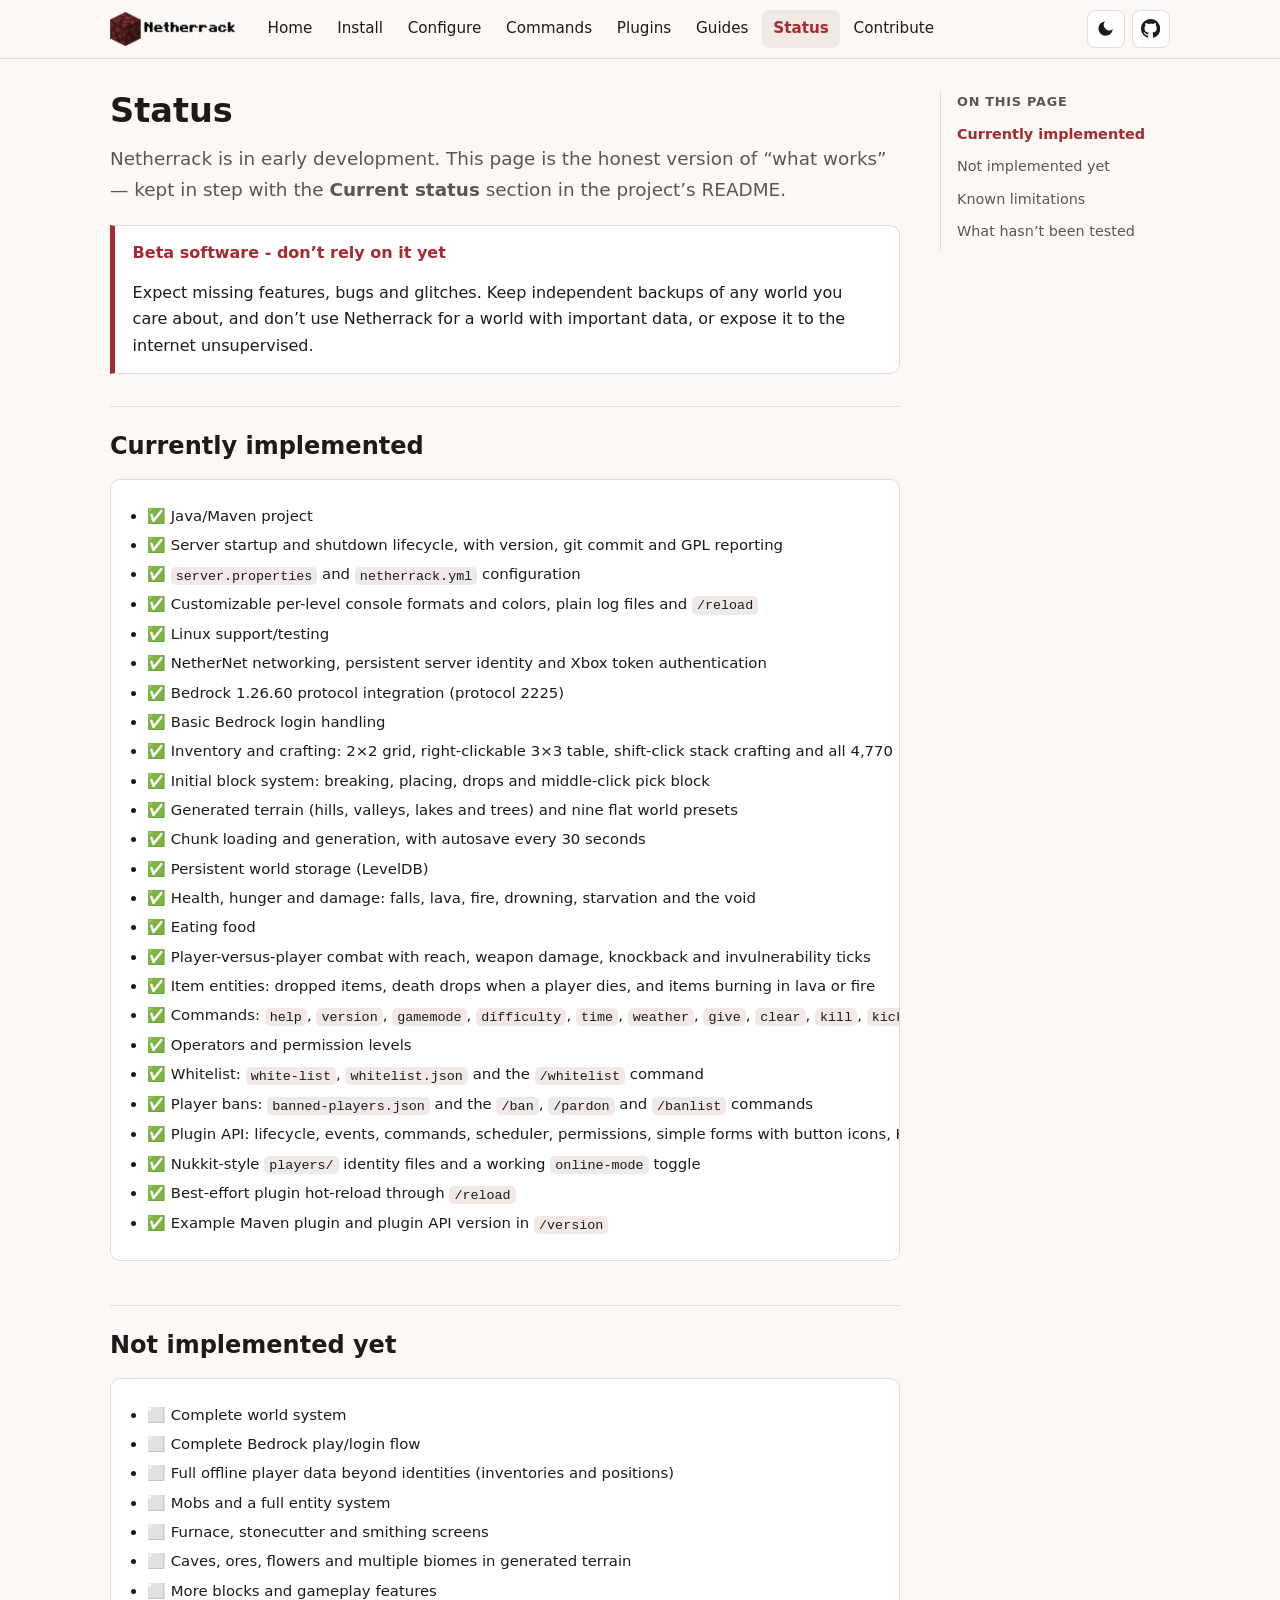
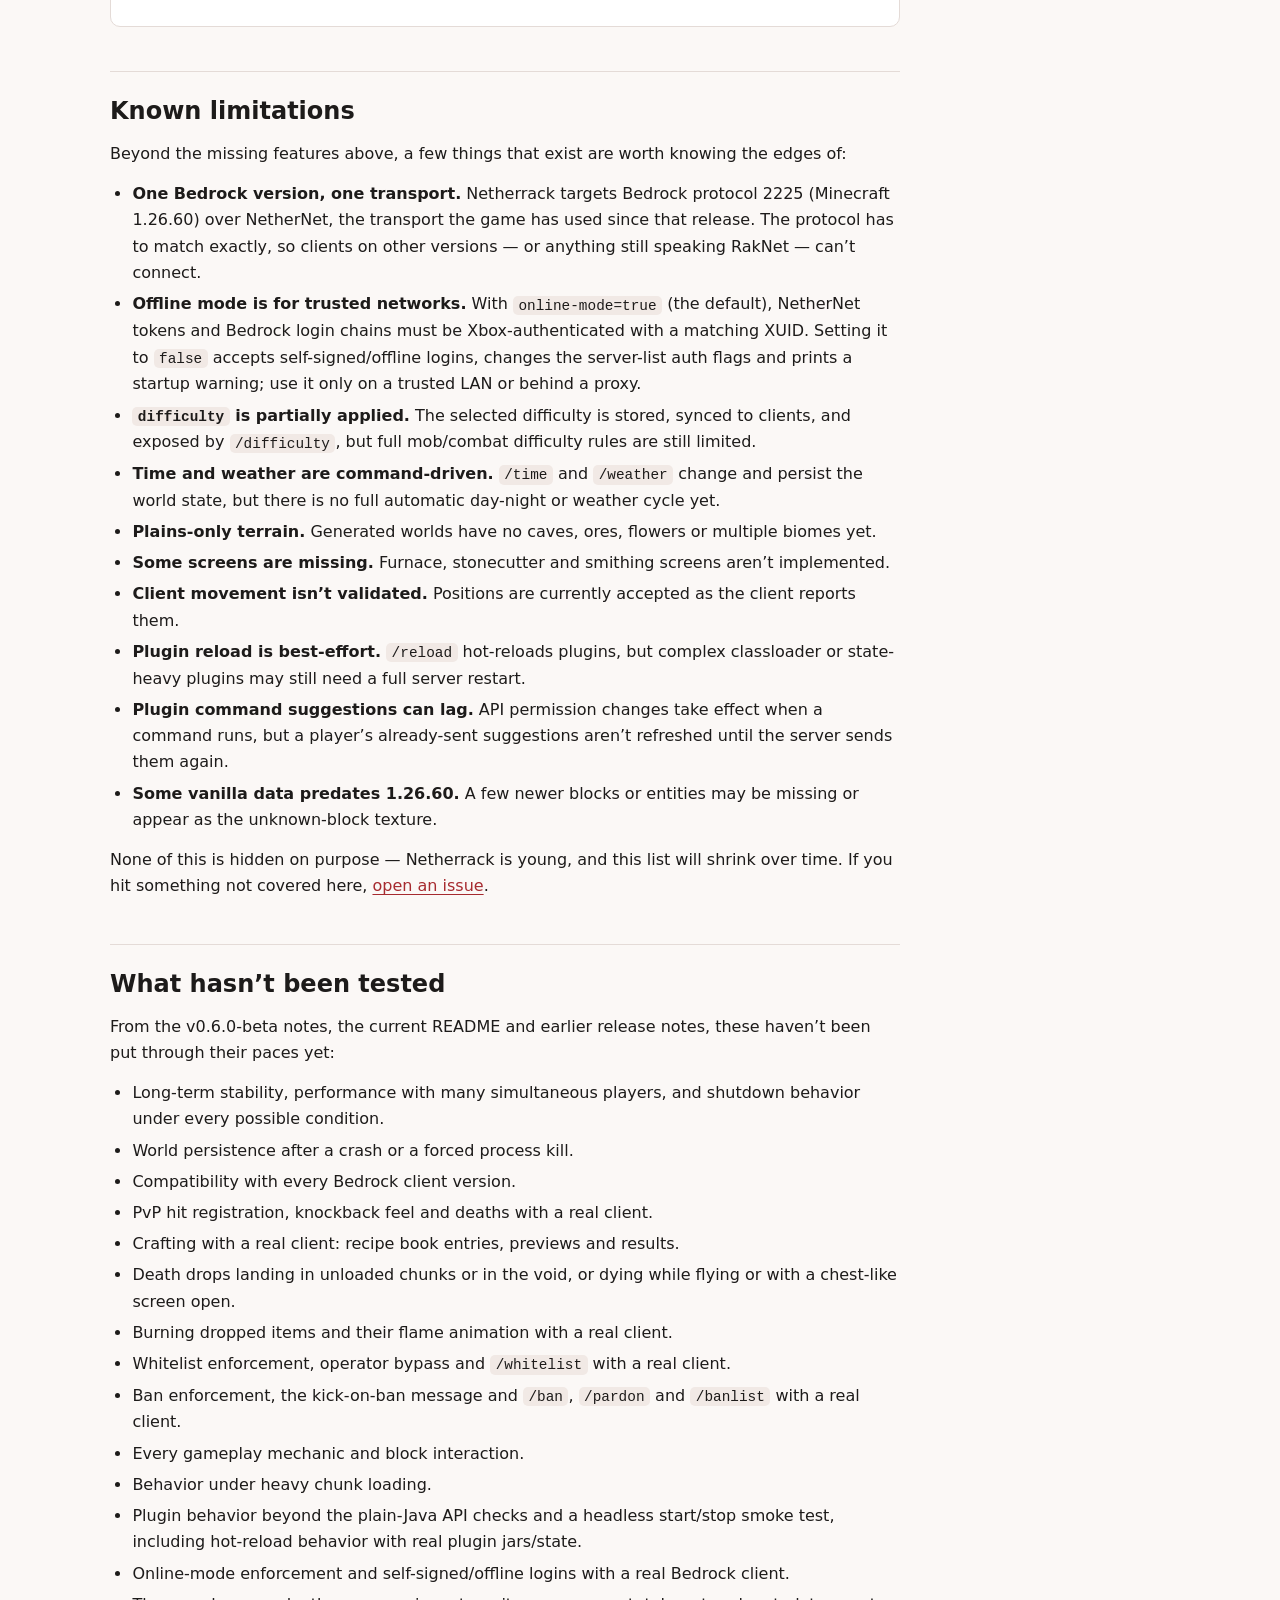
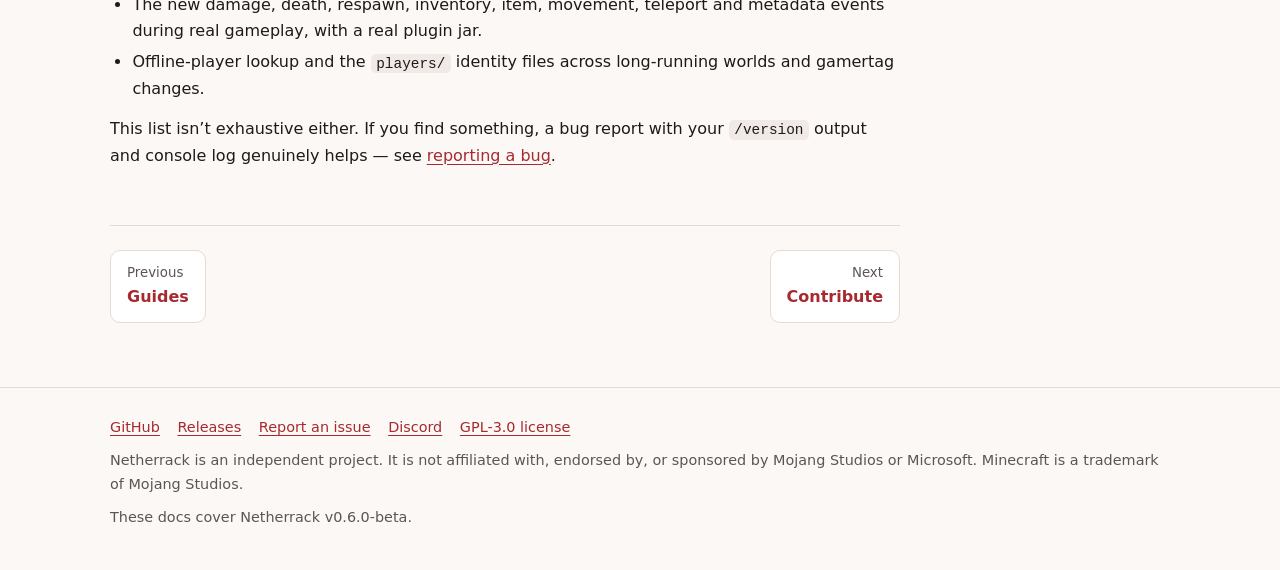
<file: status.html>
<!DOCTYPE html>
<html lang="en">
<head>
<meta charset="utf-8">
<meta name="viewport" content="width=device-width, initial-scale=1">
<title>Status - Netherrack</title>
<meta name="description" content="What&#x27;s implemented in Netherrack today, what isn&#x27;t yet, and known limitations of the current beta.">
<meta name="theme-color" media="(prefers-color-scheme: light)" content="#fbf8f6">
<meta name="theme-color" media="(prefers-color-scheme: dark)" content="#141011">
<meta property="og:site_name" content="Netherrack">
<meta property="og:type" content="website">
<meta property="og:title" content="Status - Netherrack">
<meta property="og:description" content="What&#x27;s implemented in Netherrack today, what isn&#x27;t yet, and known limitations of the current beta.">
<link rel="icon" type="image/png" href="assets/img/favicon.png">
<link rel="stylesheet" href="assets/css/style.css">
<script>(function(){var r=document.documentElement;r.classList.add('js');try{var t=localStorage.getItem('netherrack-theme');if(t==='light'||t==='dark'){r.setAttribute('data-theme',t);}}catch(e){}})();</script>
<script src="assets/js/site.js" defer></script>
</head>
<body>
<a class="skip-link" href="#main">Skip to content</a>
<header class="site-header"><div class="header-inner">
  <a class="brand" href="index.html" aria-label="Netherrack home"><img class="logo logo-light" src="assets/img/logo-light.png" width="1108" height="298" alt="Netherrack"><img class="logo logo-dark" src="assets/img/logo-dark.png" width="1108" height="298" alt="Netherrack"></a>
  <nav class="site-nav" aria-label="Main"><ul><li><a href="index.html">Home</a></li><li><a href="installation.html">Install</a></li><li><a href="configuration.html">Configure</a></li><li><a href="commands.html">Commands</a></li><li><a href="plugins.html">Plugins</a></li><li><a href="guides.html">Guides</a></li><li><a href="status.html" aria-current="page">Status</a></li><li><a href="contributing.html">Contribute</a></li></ul></nav>
  <div class="header-tools"><button class="icon-btn theme-toggle" type="button" aria-label="Switch to dark theme"><svg class="icon-moon" viewBox="0 0 24 24" aria-hidden="true" focusable="false"><path d="M21 12.8A9 9 0 1 1 11.2 3a7 7 0 0 0 9.8 9.8z"/></svg><svg class="icon-sun" viewBox="0 0 24 24" aria-hidden="true" focusable="false"><circle cx="12" cy="12" r="4.5"/><path d="M12 1.5v3M12 19.5v3M1.5 12h3M19.5 12h3M4.6 4.6l2.1 2.1M17.3 17.3l2.1 2.1M4.6 19.4l2.1-2.1M17.3 6.7l2.1-2.1" stroke="currentColor" stroke-width="2" stroke-linecap="round" fill="none"/></svg></button><a class="icon-btn" href="https://github.com/NetherrackOSS/Netherrack" aria-label="Netherrack on GitHub" title="Netherrack on GitHub"><svg viewBox="0 0 16 16" aria-hidden="true" focusable="false"><path d="M8 0C3.58 0 0 3.58 0 8c0 3.54 2.29 6.53 5.47 7.59.4.07.55-.17.55-.38 0-.19-.01-.82-.01-1.49-2.01.37-2.53-.49-2.69-.94-.09-.23-.48-.94-.82-1.13-.28-.15-.68-.52-.01-.53.63-.01 1.08.58 1.23.82.72 1.21 1.87.87 2.33.66.07-.52.28-.87.51-1.07-1.78-.2-3.64-.89-3.64-3.95 0-.87.31-1.59.82-2.15-.08-.2-.36-1.02.08-2.12 0 0 .67-.21 2.2.82.64-.18 1.32-.27 2-.27.68 0 1.36.09 2 .27 1.53-1.04 2.2-.82 2.2-.82.44 1.1.16 1.92.08 2.12.51.56.82 1.27.82 2.15 0 3.07-1.87 3.75-3.65 3.95.29.25.54.73.54 1.48 0 1.07-.01 1.93-.01 2.2 0 .21.15.46.55.38A8.013 8.013 0 0016 8c0-4.42-3.58-8-8-8z"/></svg></a></div>
</div></header>
<div class="page has-toc">
  <main id="main" class="content">

<h1>Status</h1>
<p class="lead">Netherrack is in early development. This page is the honest version of &ldquo;what works&rdquo; &mdash; kept in step with the <strong>Current status</strong> section in the project&rsquo;s README.</p>

<div class="callout callout-danger" role="note"><span class="callout-title">Beta software - don’t rely on it yet</span><p>Expect missing features, bugs and glitches. Keep independent backups of any world you care about, and don’t use Netherrack for a world with important data, or expose it to the internet unsupervised.</p></div>

<h2 id="implemented">Currently implemented</h2>
<div class="table-wrap"><table><tbody><tr><td><ul>
<li>✅ Java/Maven project</li>
<li>✅ Server startup and shutdown lifecycle, with version, git commit and GPL reporting</li>
<li>✅ <code>server.properties</code> and <code>netherrack.yml</code> configuration</li>
<li>✅ Customizable per-level console formats and colors, plain log files and <code>/reload</code></li>
<li>✅ Linux support/testing</li>
<li>✅ NetherNet networking, persistent server identity and Xbox token authentication</li>
<li>✅ Bedrock 1.26.60 protocol integration (protocol 2225)</li>
<li>✅ Basic Bedrock login handling</li>
<li>✅ Inventory and crafting: 2&times;2 grid, right-clickable 3&times;3 table, shift-click stack crafting and all 4,770 recipes</li>
<li>✅ Initial block system: breaking, placing, drops and middle-click pick block</li>
<li>✅ Generated terrain (hills, valleys, lakes and trees) and nine flat world presets</li>
<li>✅ Chunk loading and generation, with autosave every 30 seconds</li>
<li>✅ Persistent world storage (LevelDB)</li>
<li>✅ Health, hunger and damage: falls, lava, fire, drowning, starvation and the void</li>
<li>✅ Eating food</li>
<li>✅ Player-versus-player combat with reach, weapon damage, knockback and invulnerability ticks</li>
<li>✅ Item entities: dropped items, death drops when a player dies, and items burning in lava or fire</li>
<li>✅ Commands: <code>help</code>, <code>version</code>, <code>gamemode</code>, <code>difficulty</code>, <code>time</code>, <code>weather</code>, <code>give</code>, <code>clear</code>, <code>kill</code>, <code>kick</code>, <code>ban</code>, <code>pardon</code>, <code>banlist</code>, <code>tp</code>, <code>op</code>, <code>deop</code>, <code>whitelist</code>, <code>reload</code>, <code>plugins</code>, <code>stop</code></li>
<li>✅ Operators and permission levels</li>
<li>✅ Whitelist: <code>white-list</code>, <code>whitelist.json</code> and the <code>/whitelist</code> command</li>
<li>✅ Player bans: <code>banned-players.json</code> and the <code>/ban</code>, <code>/pardon</code> and <code>/banlist</code> commands</li>
<li>✅ Plugin API: lifecycle, events, commands, scheduler, permissions, simple forms with button icons, HUD messages, damage/death/respawn, inventory/item, movement/teleport and metadata events, offline-player lookup, and a small player/world/block API</li>
<li>✅ Nukkit-style <code>players/</code> identity files and a working <code>online-mode</code> toggle</li>
<li>✅ Best-effort plugin hot-reload through <code>/reload</code></li>
<li>✅ Example Maven plugin and plugin API version in <code>/version</code></li>
</ul></td></tr></tbody></table></div>

<h2 id="not-implemented">Not implemented yet</h2>
<div class="table-wrap"><table><tbody><tr><td><ul>
<li>⬜ Complete world system</li>
<li>⬜ Complete Bedrock play/login flow</li>
<li>⬜ Full offline player data beyond identities (inventories and positions)</li>
<li>⬜ Mobs and a full entity system</li>
<li>⬜ Furnace, stonecutter and smithing screens</li>
<li>⬜ Caves, ores, flowers and multiple biomes in generated terrain</li>
<li>⬜ More blocks and gameplay features</li>
</ul></td></tr></tbody></table></div>

<h2 id="limitations">Known limitations</h2>
<p>Beyond the missing features above, a few things that exist are worth knowing the edges of:</p>
<ul>
  <li><strong>One Bedrock version, one transport.</strong> Netherrack targets Bedrock protocol 2225 (Minecraft 1.26.60) over NetherNet, the transport the game has used since that release. The protocol has to match exactly, so clients on other versions &mdash; or anything still speaking RakNet &mdash; can&rsquo;t connect.</li>
  <li><strong>Offline mode is for trusted networks.</strong> With <code>online-mode=true</code> (the default), NetherNet tokens and Bedrock login chains must be Xbox-authenticated with a matching XUID. Setting it to <code>false</code> accepts self-signed/offline logins, changes the server-list auth flags and prints a startup warning; use it only on a trusted LAN or behind a proxy.</li>
  <li><strong><code>difficulty</code> is partially applied.</strong> The selected difficulty is stored, synced to clients, and exposed by <code>/difficulty</code>, but full mob/combat difficulty rules are still limited.</li>
  <li><strong>Time and weather are command-driven.</strong> <code>/time</code> and <code>/weather</code> change and persist the world state, but there is no full automatic day-night or weather cycle yet.</li>
  <li><strong>Plains-only terrain.</strong> Generated worlds have no caves, ores, flowers or multiple biomes yet.</li>
  <li><strong>Some screens are missing.</strong> Furnace, stonecutter and smithing screens aren&rsquo;t implemented.</li>
  <li><strong>Client movement isn&rsquo;t validated.</strong> Positions are currently accepted as the client reports them.</li>
  <li><strong>Plugin reload is best-effort.</strong> <code>/reload</code> hot-reloads plugins, but complex classloader or state-heavy plugins may still need a full server restart.</li>
  <li><strong>Plugin command suggestions can lag.</strong> API permission changes take effect when a command runs, but a player&rsquo;s already-sent suggestions aren&rsquo;t refreshed until the server sends them again.</li>
  <li><strong>Some vanilla data predates 1.26.60.</strong> A few newer blocks or entities may be missing or appear as the unknown-block texture.</li>
</ul>
<p>None of this is hidden on purpose &mdash; Netherrack is young, and this list will shrink over time. If you hit something not covered here, <a href="https://github.com/NetherrackOSS/Netherrack/issues">open an issue</a>.</p>

<h2 id="testing">What hasn&rsquo;t been tested</h2>
<p>From the v0.6.0-beta notes, the current README and earlier release notes, these haven&rsquo;t been put through their paces yet:</p>
<ul>
  <li>Long-term stability, performance with many simultaneous players, and shutdown behavior under every possible condition.</li>
  <li>World persistence after a crash or a forced process kill.</li>
  <li>Compatibility with every Bedrock client version.</li>
  <li>PvP hit registration, knockback feel and deaths with a real client.</li>
  <li>Crafting with a real client: recipe book entries, previews and results.</li>
  <li>Death drops landing in unloaded chunks or in the void, or dying while flying or with a chest-like screen open.</li>
  <li>Burning dropped items and their flame animation with a real client.</li>
  <li>Whitelist enforcement, operator bypass and <code>/whitelist</code> with a real client.</li>
  <li>Ban enforcement, the kick-on-ban message and <code>/ban</code>, <code>/pardon</code> and <code>/banlist</code> with a real client.</li>
  <li>Every gameplay mechanic and block interaction.</li>
  <li>Behavior under heavy chunk loading.</li>
  <li>Plugin behavior beyond the plain-Java API checks and a headless start/stop smoke test, including hot-reload behavior with real plugin jars/state.</li>
  <li>Online-mode enforcement and self-signed/offline logins with a real Bedrock client.</li>
  <li>The new damage, death, respawn, inventory, item, movement, teleport and metadata events during real gameplay, with a real plugin jar.</li>
  <li>Offline-player lookup and the <code>players/</code> identity files across long-running worlds and gamertag changes.</li>
</ul>
<p>This list isn&rsquo;t exhaustive either. If you find something, a bug report with your <code>/version</code> output and console log genuinely helps &mdash; see <a href="contributing.html#bugs">reporting a bug</a>.</p>

<nav class="pager" aria-label="Pages"><a class="prev" href="guides.html"><small>Previous</small>Guides</a><a class="next" href="contributing.html"><small>Next</small>Contribute</a></nav>
  </main>
  <aside class="toc" aria-label="On this page" hidden><h2 class="toc-title">On this page</h2><ul id="toc-list"></ul></aside>
</div>
<footer class="site-footer"><div class="footer-inner">
  <ul class="footer-links"><li><a href="https://github.com/NetherrackOSS/Netherrack">GitHub</a></li><li><a href="https://github.com/NetherrackOSS/Netherrack/releases">Releases</a></li><li><a href="https://github.com/NetherrackOSS/Netherrack/issues">Report an issue</a></li><li><a href="https://discord.gg/JFUz2G8H4V">Discord</a></li><li><a href="https://github.com/NetherrackOSS/Netherrack/blob/main/LICENSE">GPL-3.0 license</a></li></ul>
  <p>Netherrack is an independent project. It is not affiliated with, endorsed by, or sponsored by Mojang Studios or Microsoft. Minecraft is a trademark of Mojang Studios.</p>
  <p>These docs cover Netherrack v0.6.0-beta.</p>
</div></footer>
</body>
</html>
</file>
<file: assets/css/style.css>
/* Netherrack docs - shared stylesheet.
   Themes: follows the visitor's system setting, unless they picked one with the toggle
   (saved as data-theme="light" or "dark" on <html>). */

:root {
  --font: system-ui, -apple-system, "Segoe UI", Roboto, "Helvetica Neue", Arial, sans-serif;
  --mono: ui-monospace, SFMono-Regular, Menlo, Consolas, "Liberation Mono", monospace;
  --radius: 10px;
  --max: 1100px;

  /* light theme */
  --bg: #fbf8f6;
  --surface: #ffffff;
  --text: #1d1b1a;
  --muted: #5d5551;
  --border: #e4dbd7;
  --accent: #a62a2f;
  --accent-hover: #86191e;
  --on-accent: #ffffff;
  --code-bg: #f1e9e5;
  --pre-bg: #1c1617;
  --pre-text: #f2eae7;
  --note: #2b6aaa;
  --tip: #2a7d46;
  --warning: #a35505;
  color-scheme: light;
}

:root[data-theme="dark"] {
  --bg: #141011;
  --surface: #1e1819;
  --text: #efe9e6;
  --muted: #b6aba6;
  --border: #382c2d;
  --accent: #ff7a73;
  --accent-hover: #ffa09b;
  --on-accent: #1a0c0c;
  --code-bg: #2a2122;
  --pre-bg: #0d0a0a;
  --pre-text: #f2eae7;
  --note: #7db4ee;
  --tip: #7fd49b;
  --warning: #f0b35c;
  color-scheme: dark;
}

@media (prefers-color-scheme: dark) {
  :root:not([data-theme="light"]) {
    --bg: #141011;
    --surface: #1e1819;
    --text: #efe9e6;
    --muted: #b6aba6;
    --border: #382c2d;
    --accent: #ff7a73;
    --accent-hover: #ffa09b;
    --on-accent: #1a0c0c;
    --code-bg: #2a2122;
    --pre-bg: #0d0a0a;
    --pre-text: #f2eae7;
    --note: #7db4ee;
    --tip: #7fd49b;
    --warning: #f0b35c;
    color-scheme: dark;
  }
}

/* ---------- base ---------- */

*, *::before, *::after { box-sizing: border-box; }

html { scroll-behavior: smooth; scroll-padding-top: 5.5rem; -webkit-text-size-adjust: 100%; }

body {
  margin: 0;
  font: 1rem/1.65 var(--font);
  background: var(--bg);
  color: var(--text);
}

img { max-width: 100%; height: auto; }

a { color: var(--accent); text-underline-offset: 0.18em; }
a:hover { color: var(--accent-hover); }

:focus-visible { outline: 3px solid var(--accent); outline-offset: 2px; border-radius: 4px; }

.skip-link {
  position: absolute; left: 0.75rem; top: -4rem; z-index: 100;
  background: var(--accent); color: var(--on-accent);
  padding: 0.6rem 1rem; border-radius: var(--radius); font-weight: 600; text-decoration: none;
}
.skip-link:focus { top: 0.75rem; }

.sr-only {
  position: absolute; width: 1px; height: 1px; margin: -1px; padding: 0;
  overflow: hidden; clip: rect(0, 0, 0, 0); white-space: nowrap; border: 0;
}

/* ---------- logo / theme swapping ---------- */

.logo-dark { display: none; }
:root[data-theme="dark"] .logo-light { display: none; }
:root[data-theme="dark"] .logo-dark { display: inline-block; }
@media (prefers-color-scheme: dark) {
  :root:not([data-theme="light"]) .logo-light { display: none; }
  :root:not([data-theme="light"]) .logo-dark { display: inline-block; }
}

/* ---------- header ---------- */

.site-header {
  position: sticky; top: 0; z-index: 20;
  background: var(--bg);
  border-bottom: 1px solid var(--border);
}

.header-inner {
  max-width: var(--max); margin: 0 auto; padding: 0.6rem 1.25rem;
  display: flex; flex-wrap: wrap; align-items: center; gap: 0.5rem 1.25rem;
}

.brand { display: inline-flex; align-items: center; line-height: 0; }
.brand img { height: 34px; width: auto; }

.site-nav { flex: 1 1 auto; }
.site-nav ul { display: flex; flex-wrap: wrap; gap: 0.15rem; list-style: none; margin: 0; padding: 0; }
.site-nav a {
  display: block; padding: 0.4rem 0.7rem; border-radius: 8px;
  color: var(--text); text-decoration: none; font-weight: 500; font-size: 0.95rem;
}
.site-nav a:hover { background: var(--code-bg); color: var(--text); }
.site-nav a[aria-current="page"] { background: var(--code-bg); color: var(--accent); font-weight: 700; }

.header-tools { display: flex; align-items: center; gap: 0.4rem; margin-left: auto; }

.icon-btn {
  display: inline-flex; align-items: center; justify-content: center;
  width: 2.4rem; height: 2.4rem; border-radius: 8px;
  border: 1px solid var(--border); background: var(--surface); color: var(--text);
  cursor: pointer; text-decoration: none;
}
.icon-btn:hover { border-color: var(--accent); color: var(--accent); }
.icon-btn svg { width: 1.2rem; height: 1.2rem; fill: currentColor; }

.theme-toggle { display: none; }
.js .theme-toggle { display: inline-flex; }
.theme-toggle .icon-sun { display: none; }
:root[data-theme="dark"] .theme-toggle .icon-sun { display: block; }
:root[data-theme="dark"] .theme-toggle .icon-moon { display: none; }
@media (prefers-color-scheme: dark) {
  :root:not([data-theme="light"]) .theme-toggle .icon-sun { display: block; }
  :root:not([data-theme="light"]) .theme-toggle .icon-moon { display: none; }
}

/* ---------- page layout ---------- */

.page {
  max-width: var(--max); margin: 0 auto; padding: 2rem 1.25rem 4rem;
  display: grid; grid-template-columns: minmax(0, 1fr); gap: 2.5rem;
}

@media (min-width: 1000px) {
  .page.has-toc { grid-template-columns: minmax(0, 1fr) 230px; }
}

.content { min-width: 0; max-width: 820px; }
.page:not(.has-toc) .content { max-width: none; }

.toc {
  position: sticky; top: 5.5rem; align-self: start;
  max-height: calc(100vh - 7rem); overflow: auto;
  font-size: 0.9rem; border-left: 1px solid var(--border); padding-left: 1rem;
}
.toc[hidden] { display: none; }
@media (max-width: 999px) { .toc { display: none; } }
.toc-title { margin: 0 0 0.5rem; font-size: 0.8rem; text-transform: uppercase; letter-spacing: 0.06em; color: var(--muted); }
.toc ul { list-style: none; margin: 0; padding: 0; }
.toc li { margin: 0.15rem 0; }
.toc a { display: block; padding: 0.2rem 0; color: var(--muted); text-decoration: none; }
.toc a:hover { color: var(--text); }
.toc a.active { color: var(--accent); font-weight: 600; }

/* ---------- typography ---------- */

.content h1 { font-size: 2.1rem; line-height: 1.2; margin: 0 0 0.75rem; }
.content h2 { font-size: 1.5rem; line-height: 1.3; margin: 2.75rem 0 0.75rem; padding-top: 1.5rem; border-top: 1px solid var(--border); }
.content h2:first-of-type, .content .lead + h2 { margin-top: 2rem; }
.content h3 { font-size: 1.15rem; margin: 1.9rem 0 0.5rem; }
.content p { margin: 0.85rem 0; }
.content ul, .content ol { padding-left: 1.4rem; margin: 0.85rem 0; }
.content li { margin: 0.3rem 0; }

.lead { font-size: 1.15rem; color: var(--muted); margin: 0 0 1.25rem; }

.anchor { margin-left: 0.4rem; color: var(--muted); text-decoration: none; font-weight: 400; opacity: 0; }
h2:hover .anchor, h3:hover .anchor, .anchor:focus { opacity: 1; }

code {
  font-family: var(--mono); font-size: 0.9em;
  background: var(--code-bg); padding: 0.12em 0.38em; border-radius: 5px;
  overflow-wrap: anywhere;
}

.code-wrap { position: relative; margin: 1rem 0; }
pre {
  margin: 0; padding: 1rem 1.1rem; overflow: auto;
  background: var(--pre-bg); color: var(--pre-text);
  border: 1px solid var(--border); border-radius: var(--radius);
  font: 0.88rem/1.55 var(--mono);
}
pre code { background: none; padding: 0; font-size: inherit; color: inherit; overflow-wrap: normal; }
.code-label {
  display: block; margin: 1.1rem 0 -0.55rem; font-size: 0.8rem; font-weight: 600;
  text-transform: uppercase; letter-spacing: 0.05em; color: var(--muted);
}

.copy-btn {
  position: absolute; top: 0.45rem; right: 0.45rem;
  padding: 0.25rem 0.6rem; font: 600 0.75rem var(--font);
  background: #3a2f30; color: #f2eae7; border: 1px solid #5a4a4b; border-radius: 6px; cursor: pointer;
}
.copy-btn:hover { background: #4a3d3e; }

kbd {
  font: 0.85em var(--mono); background: var(--surface); border: 1px solid var(--border);
  border-bottom-width: 2px; border-radius: 5px; padding: 0.05em 0.4em;
}

/* ---------- tables ---------- */

.table-wrap { overflow-x: auto; margin: 1.1rem 0; border: 1px solid var(--border); border-radius: var(--radius); background: var(--surface); }
table { width: 100%; border-collapse: collapse; font-size: 0.93rem; }
th, td { text-align: left; vertical-align: top; padding: 0.6rem 0.85rem; border-bottom: 1px solid var(--border); }
th { font-size: 0.8rem; text-transform: uppercase; letter-spacing: 0.04em; color: var(--muted); white-space: nowrap; }
tbody tr:last-child td { border-bottom: 0; }
td:first-child { white-space: nowrap; }

.status { display: inline-block; padding: 0.05rem 0.5rem; border-radius: 999px; font-size: 0.78rem; font-weight: 700; white-space: nowrap; border: 1px solid currentColor; }
.status-ok { color: var(--tip); }
.status-no { color: var(--warning); }

/* ---------- callouts ---------- */

.callout {
  --c: var(--note);
  margin: 1.25rem 0; padding: 0.85rem 1.1rem;
  background: var(--surface); border: 1px solid var(--border); border-left: 5px solid var(--c);
  border-radius: 0 var(--radius) var(--radius) 0;
}
.callout > :first-child { margin-top: 0; }
.callout > :last-child { margin-bottom: 0; }
.callout-title { display: block; font-weight: 700; color: var(--c); margin-bottom: 0.2rem; }
.callout-tip { --c: var(--tip); }
.callout-warning { --c: var(--warning); }
.callout-danger { --c: var(--accent); }

/* ---------- buttons, cards, hero ---------- */

.btn {
  display: inline-block; padding: 0.6rem 1.15rem; border-radius: 9px;
  border: 1px solid var(--border); background: var(--surface); color: var(--text);
  font-weight: 600; text-decoration: none;
}
.btn:hover { border-color: var(--accent); color: var(--accent); }
.btn-primary { background: var(--accent); border-color: var(--accent); color: var(--on-accent); }
.btn-primary:hover { background: var(--accent-hover); border-color: var(--accent-hover); color: var(--on-accent); }

.hero { text-align: center; padding: 1.5rem 0 0.5rem; }
.hero-logo { margin: 0 0 1rem; line-height: 0; }
.hero-logo img { width: min(560px, 92%); height: auto; }
.hero .lead { max-width: 40rem; margin: 0 auto 1.5rem; font-size: 1.25rem; }
.hero-actions { display: flex; flex-wrap: wrap; gap: 0.6rem; justify-content: center; margin: 0 0 1.25rem; }
.chips { display: flex; flex-wrap: wrap; gap: 0.4rem; justify-content: center; list-style: none; margin: 0; padding: 0; }
.chips li { margin: 0; padding: 0.15rem 0.7rem; border: 1px solid var(--border); border-radius: 999px; background: var(--surface); font-size: 0.82rem; color: var(--muted); }

.home .content { max-width: none; }
.home h2 { border-top: 0; padding-top: 0; margin-top: 3rem; text-align: center; }
.section-intro { text-align: center; color: var(--muted); max-width: 40rem; margin: 0 auto 1.5rem; }

.cards { display: grid; grid-template-columns: repeat(auto-fit, minmax(260px, 1fr)); gap: 1rem; margin: 1.25rem 0; }
.card { background: var(--surface); border: 1px solid var(--border); border-radius: var(--radius); padding: 1.1rem 1.25rem; }
.card h3 { margin: 0 0 0.4rem; font-size: 1.05rem; }
.card p { margin: 0; color: var(--muted); font-size: 0.95rem; }

.home .narrow { max-width: 760px; margin-left: auto; margin-right: auto; }

/* ---------- numbered steps ---------- */

.steps { counter-reset: step; list-style: none; padding: 0; margin: 1.25rem 0; }
.steps > li { counter-increment: step; position: relative; padding-left: 3rem; margin: 1.4rem 0; }
.steps > li::before {
  content: counter(step); position: absolute; left: 0; top: 0;
  width: 2.1rem; height: 2.1rem; border-radius: 50%;
  display: grid; place-items: center; font-weight: 700;
  background: var(--accent); color: var(--on-accent);
}
.steps > li > :first-child { margin-top: 0; }

.pager { display: flex; justify-content: space-between; gap: 1rem; margin-top: 3.5rem; padding-top: 1.5rem; border-top: 1px solid var(--border); }
.pager a { display: block; padding: 0.7rem 1rem; border: 1px solid var(--border); border-radius: var(--radius); background: var(--surface); text-decoration: none; font-weight: 600; }
.pager a:hover { border-color: var(--accent); }
.pager small { display: block; color: var(--muted); font-weight: 400; }
.pager .next { margin-left: auto; text-align: right; }

/* ---------- footer ---------- */

.site-footer { border-top: 1px solid var(--border); color: var(--muted); font-size: 0.9rem; }
.footer-inner { max-width: var(--max); margin: 0 auto; padding: 1.75rem 1.25rem 2.5rem; display: grid; gap: 0.6rem; }
.footer-inner p { margin: 0; }
.footer-links { display: flex; flex-wrap: wrap; gap: 0.25rem 1.1rem; list-style: none; margin: 0; padding: 0; }

@media (prefers-reduced-motion: reduce) { html { scroll-behavior: auto; } }

@media (max-width: 640px) {
  .content h1 { font-size: 1.75rem; }
  .content h2 { font-size: 1.3rem; }
  .header-tools { order: 2; }
  .site-nav { order: 3; flex-basis: 100%; }
}

@media print {
  .site-header, .toc, .copy-btn, .site-footer, .skip-link, .pager { display: none; }
  body { background: #fff; color: #000; }
  .page { display: block; padding: 0; }
  pre { white-space: pre-wrap; }
}
</file>
